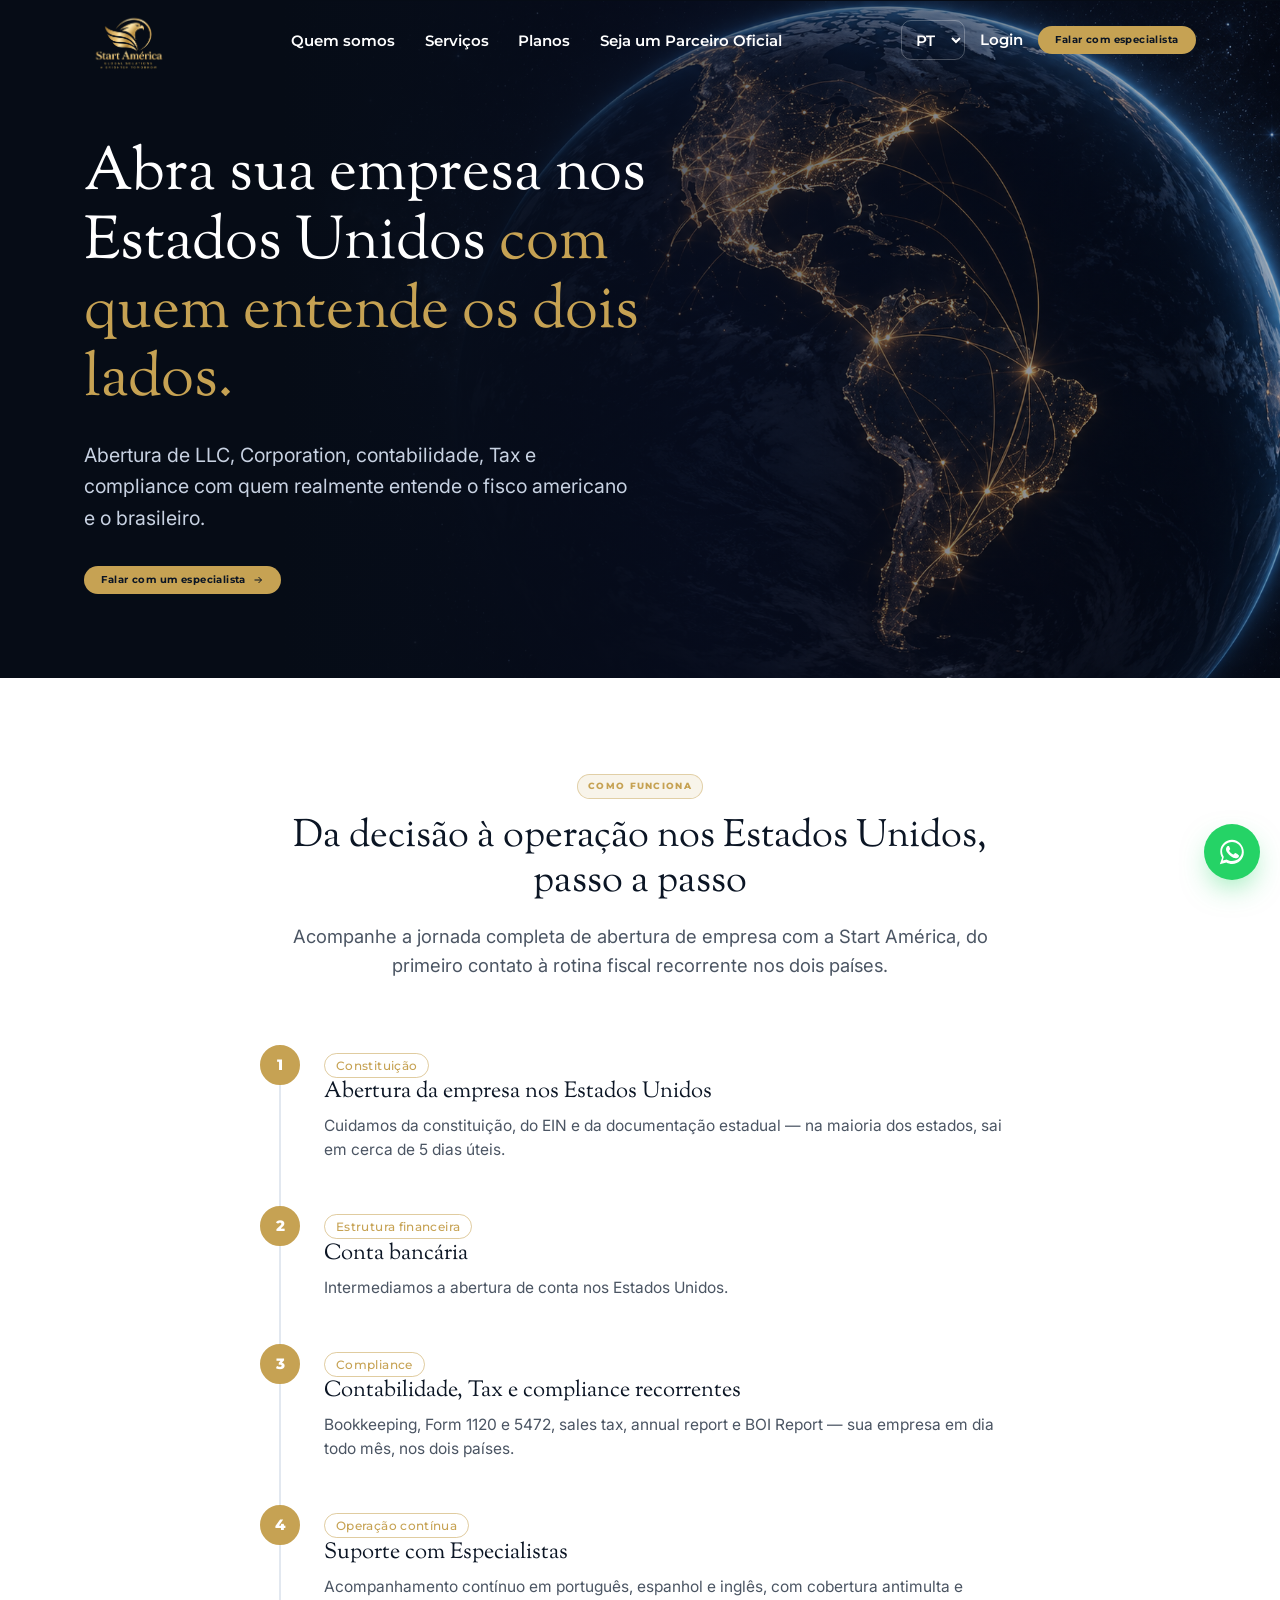
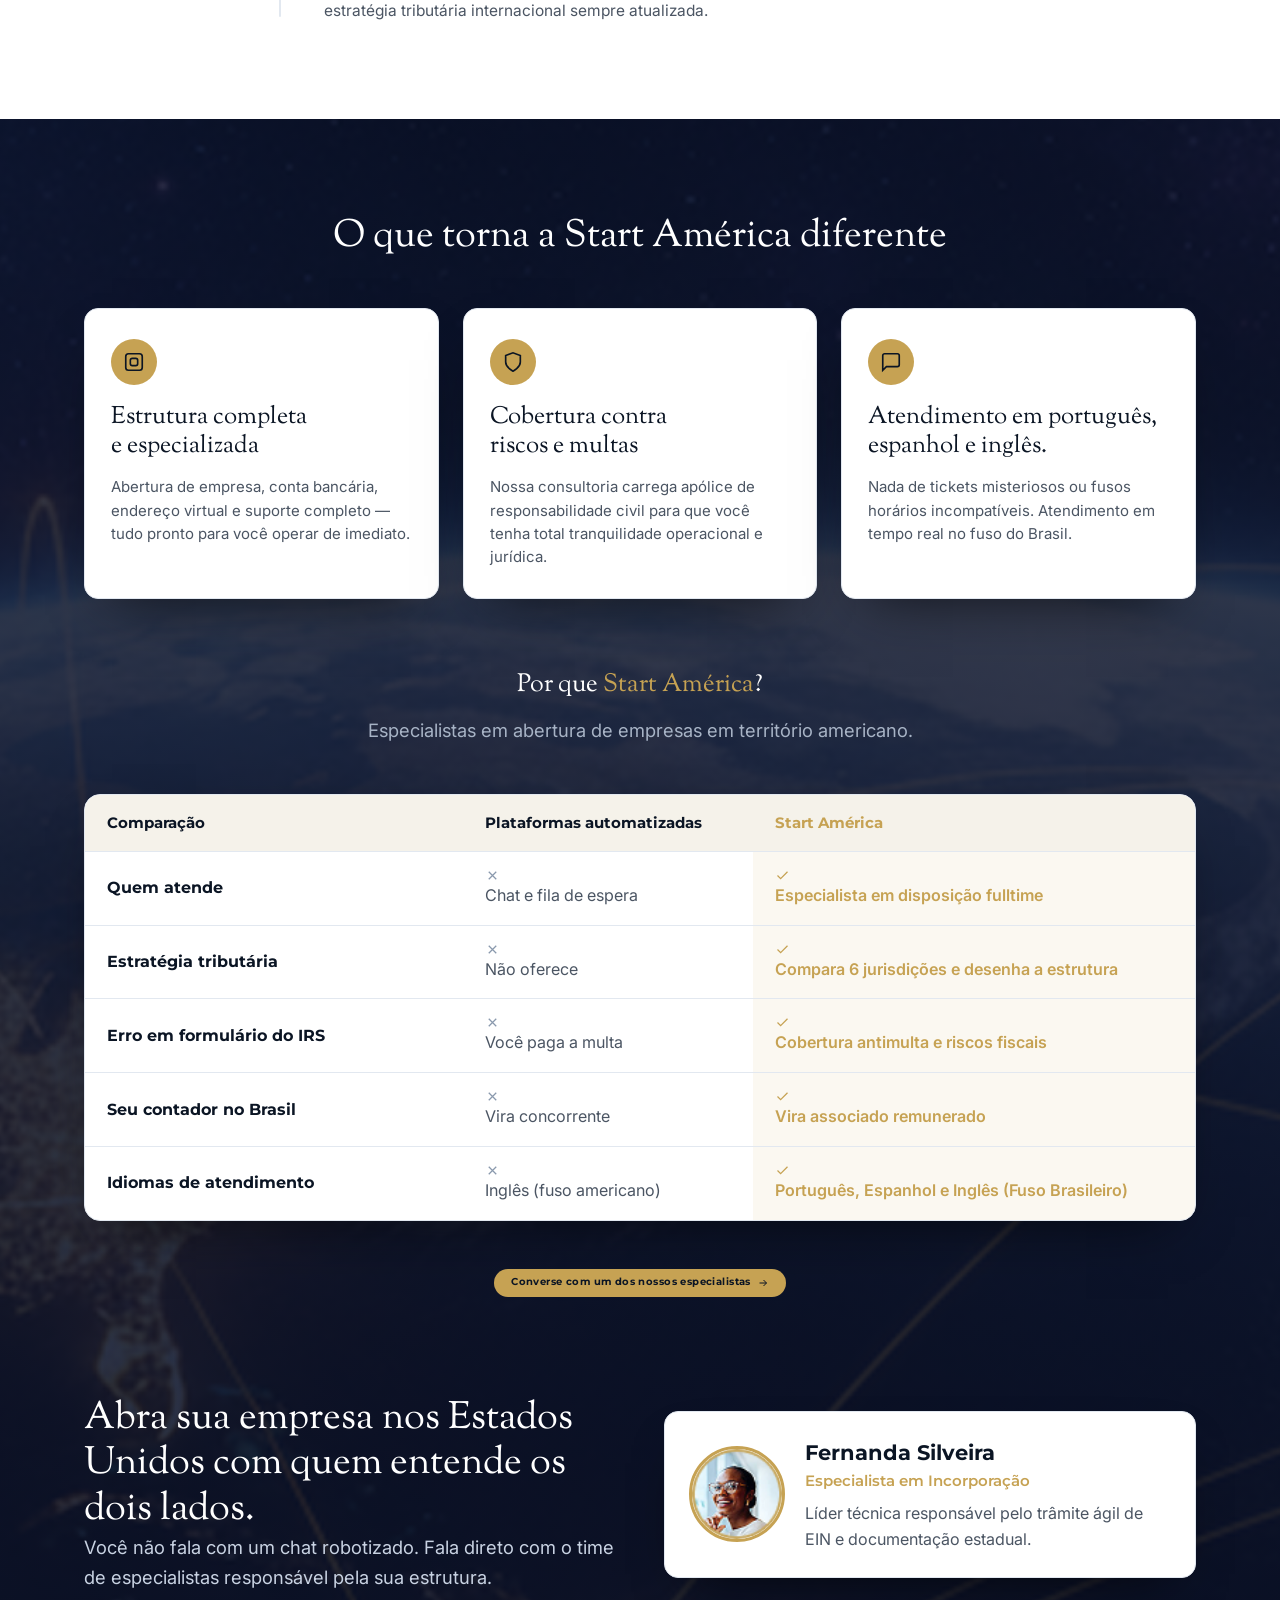
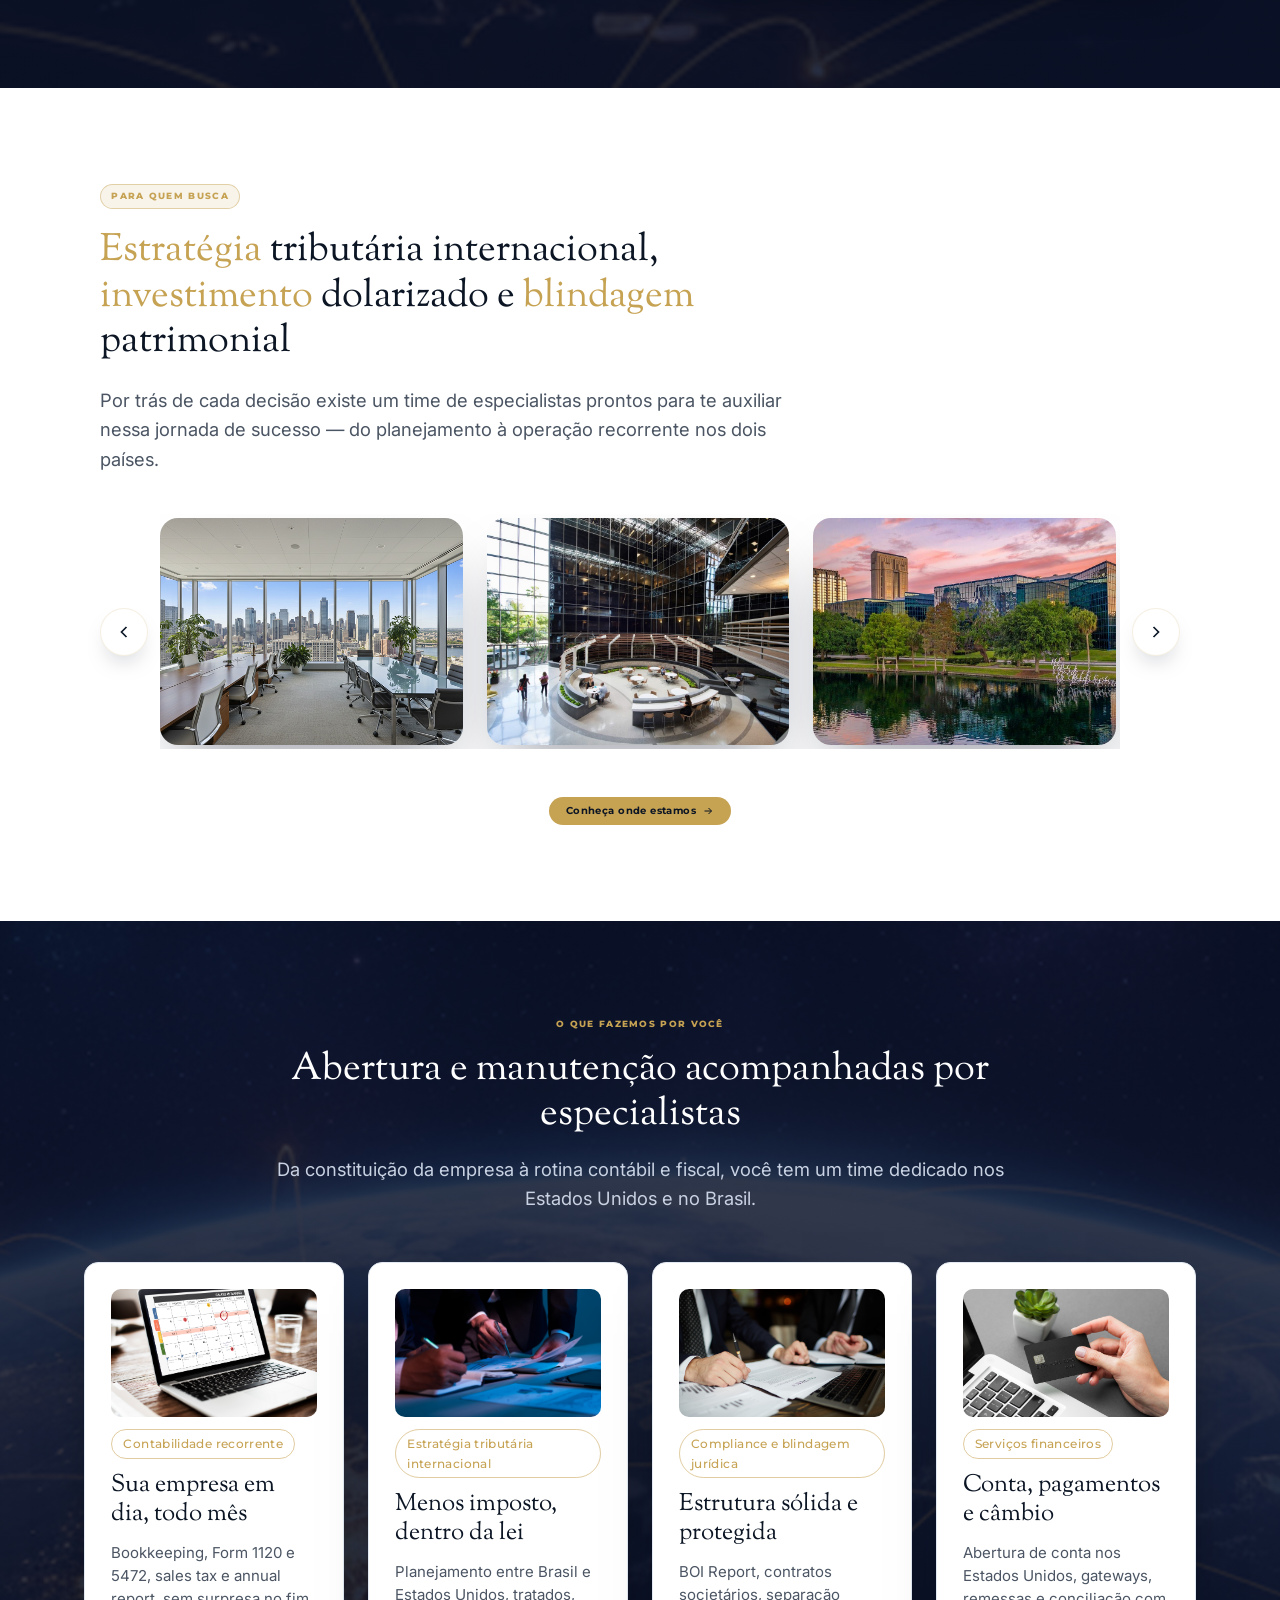
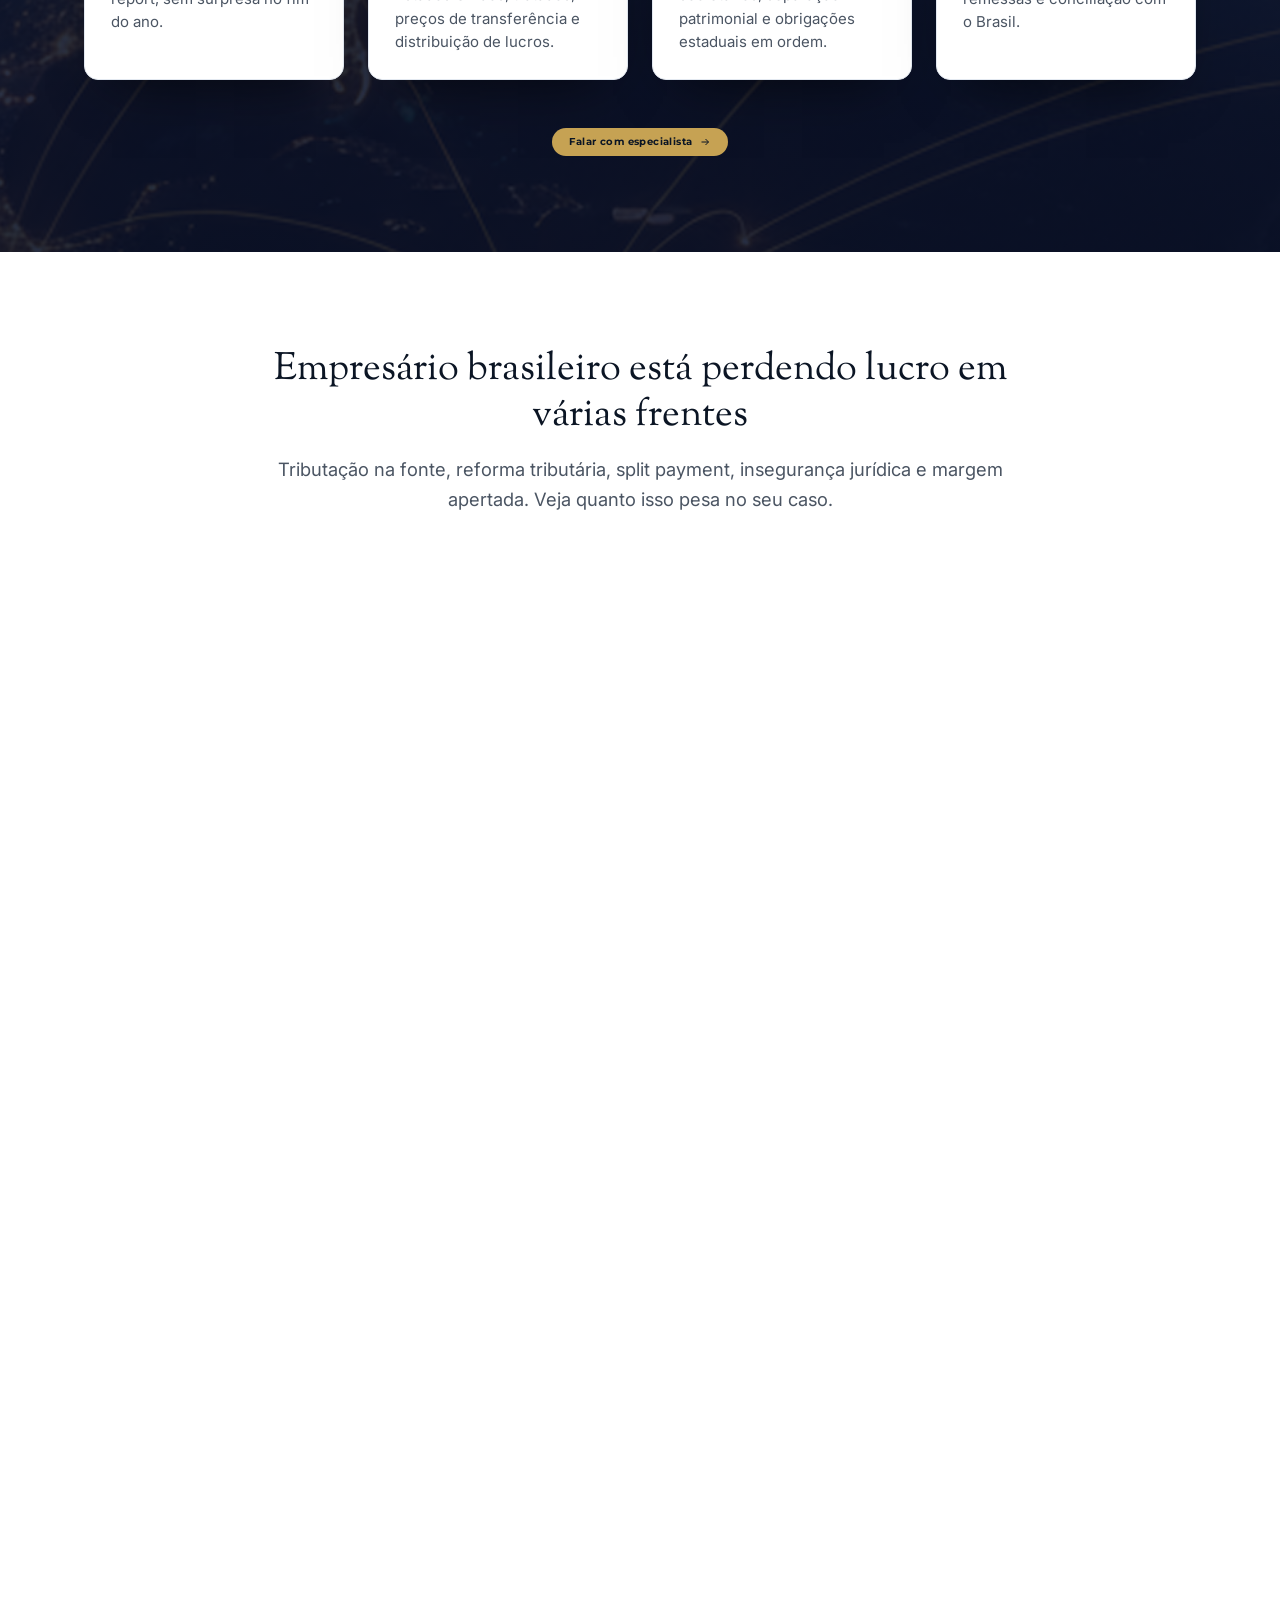
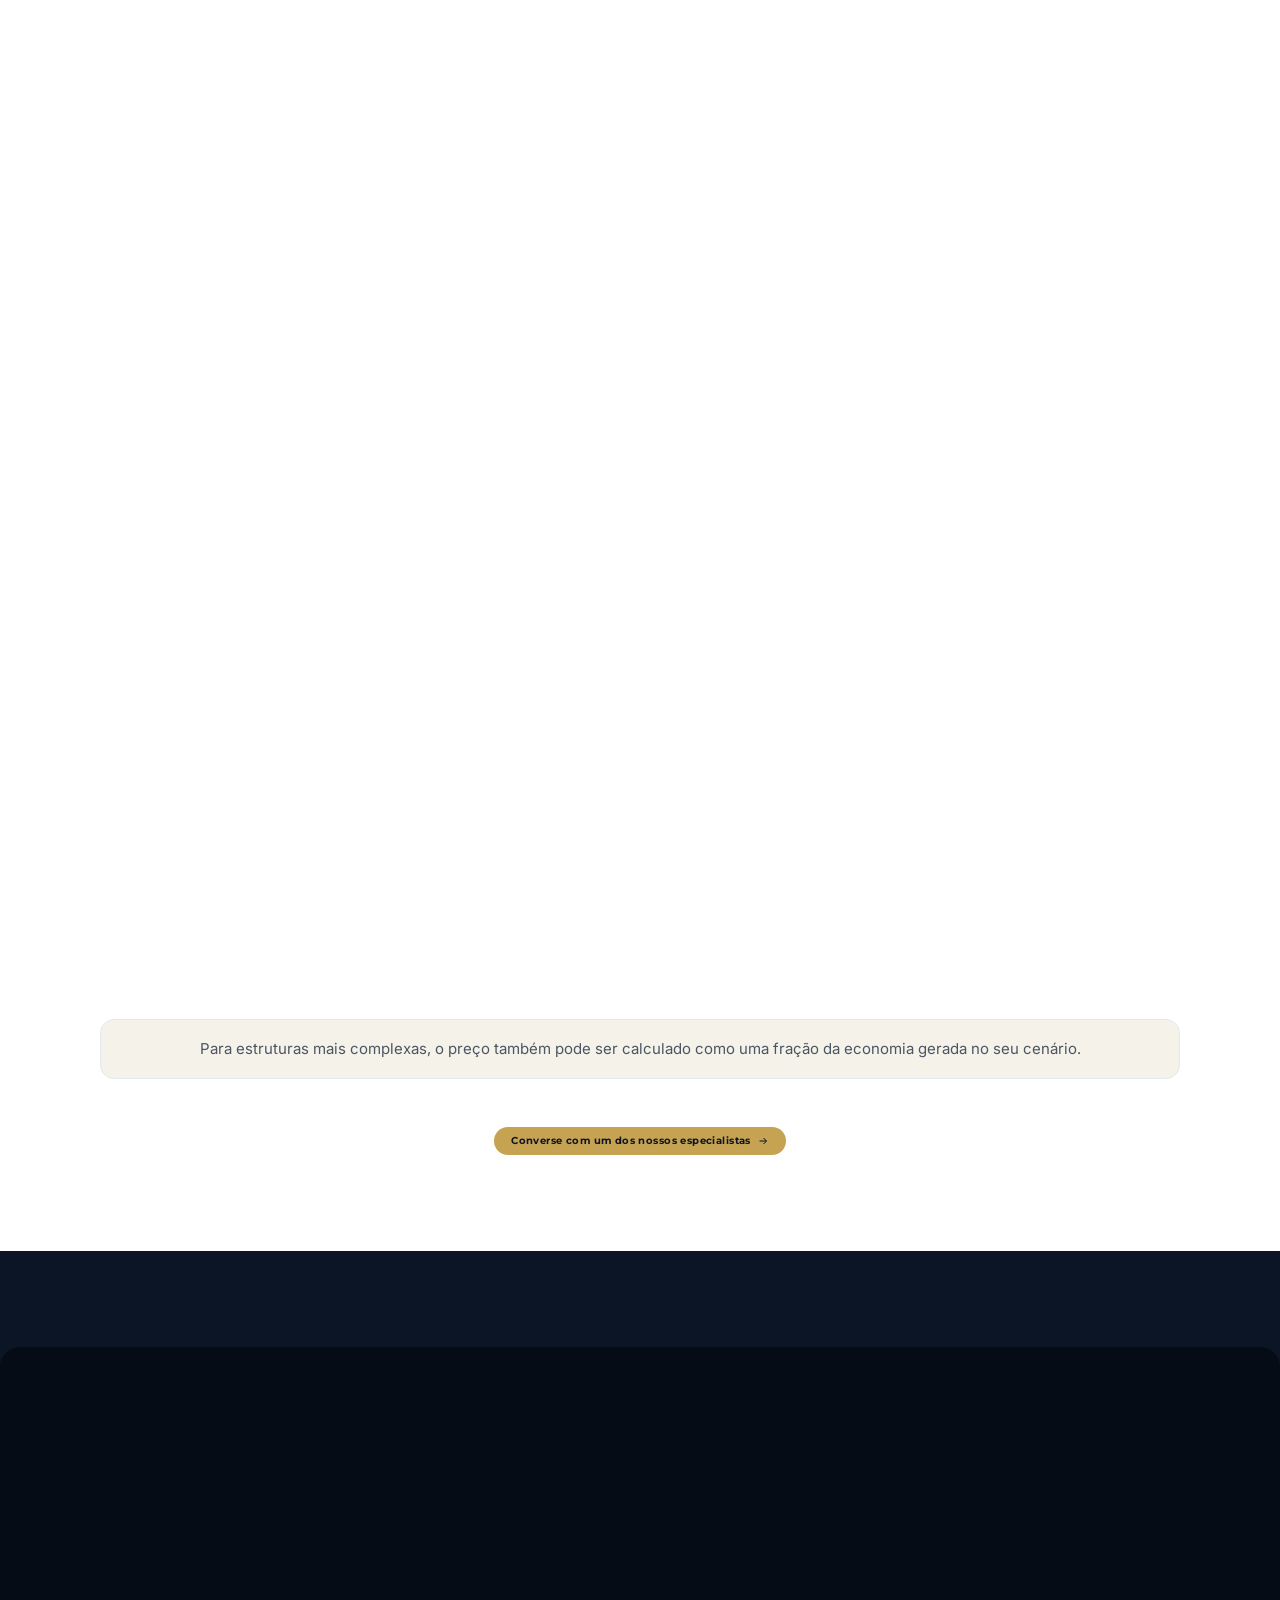
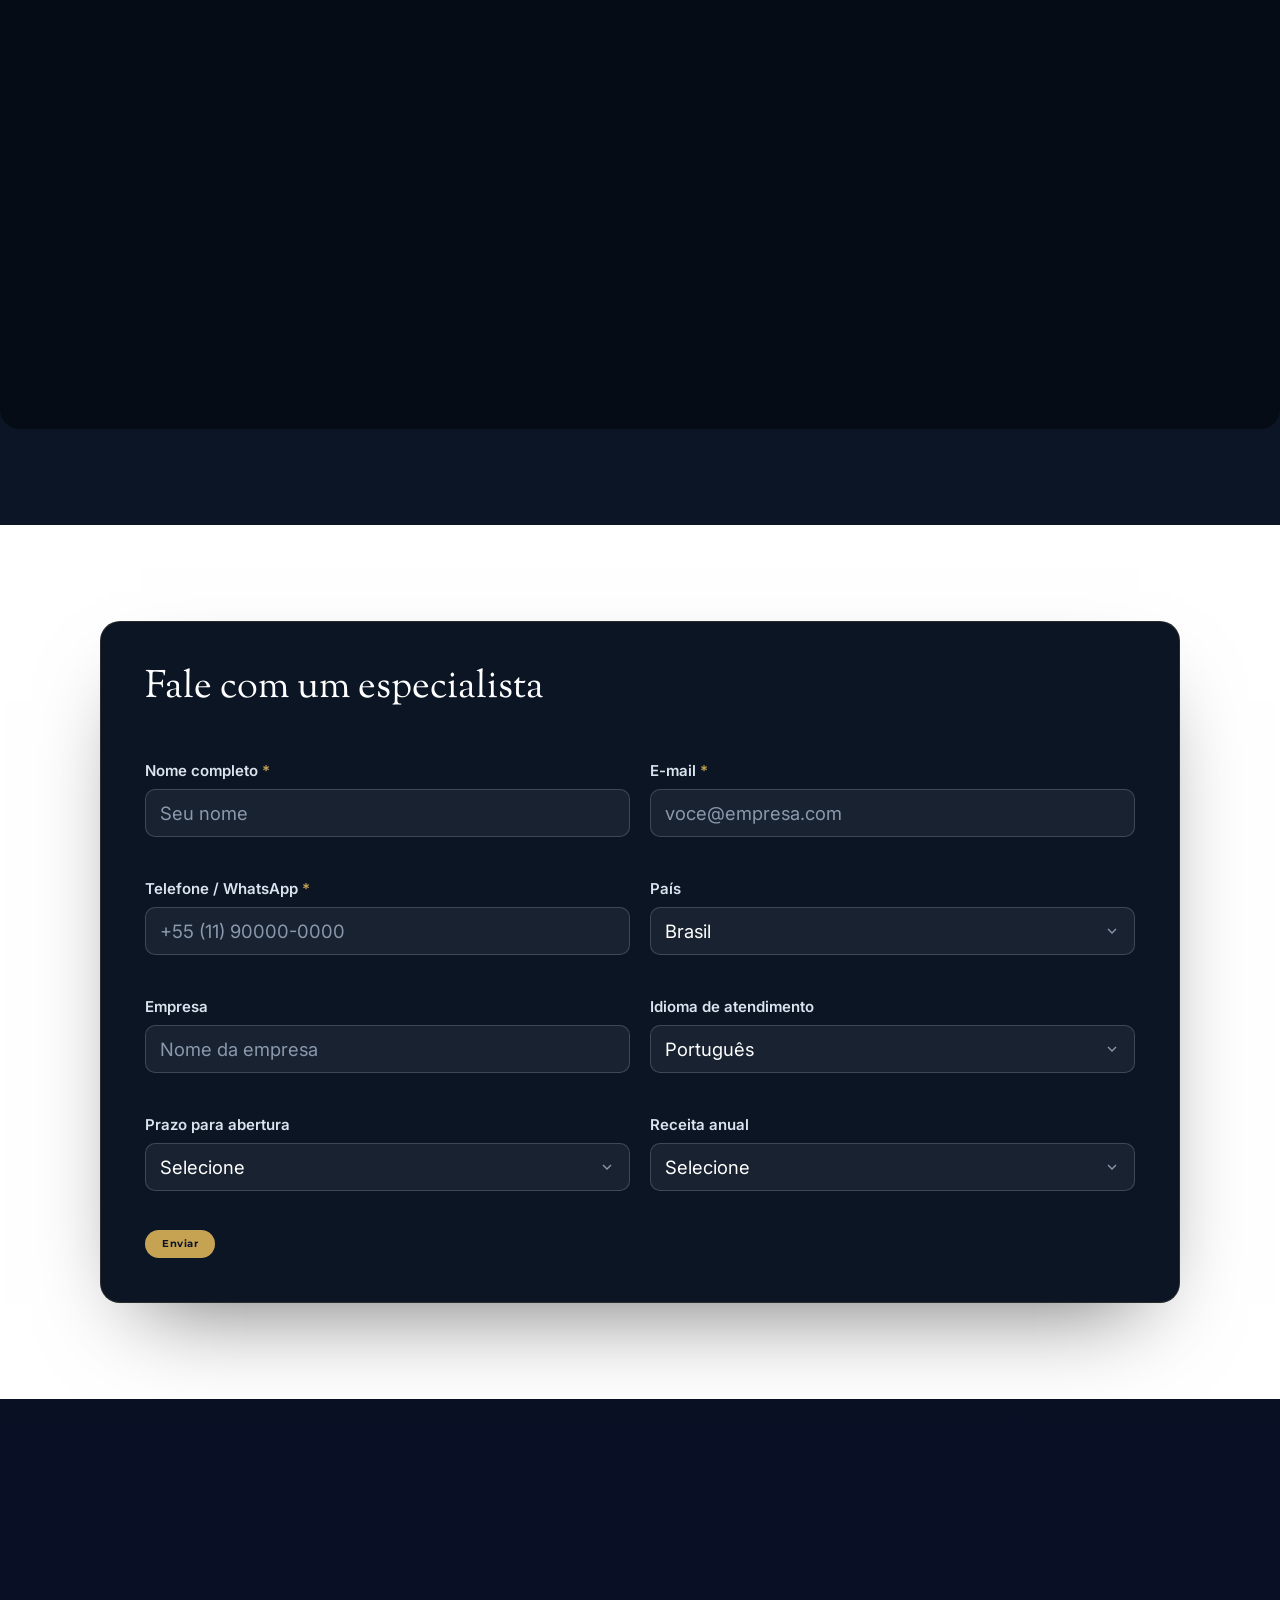
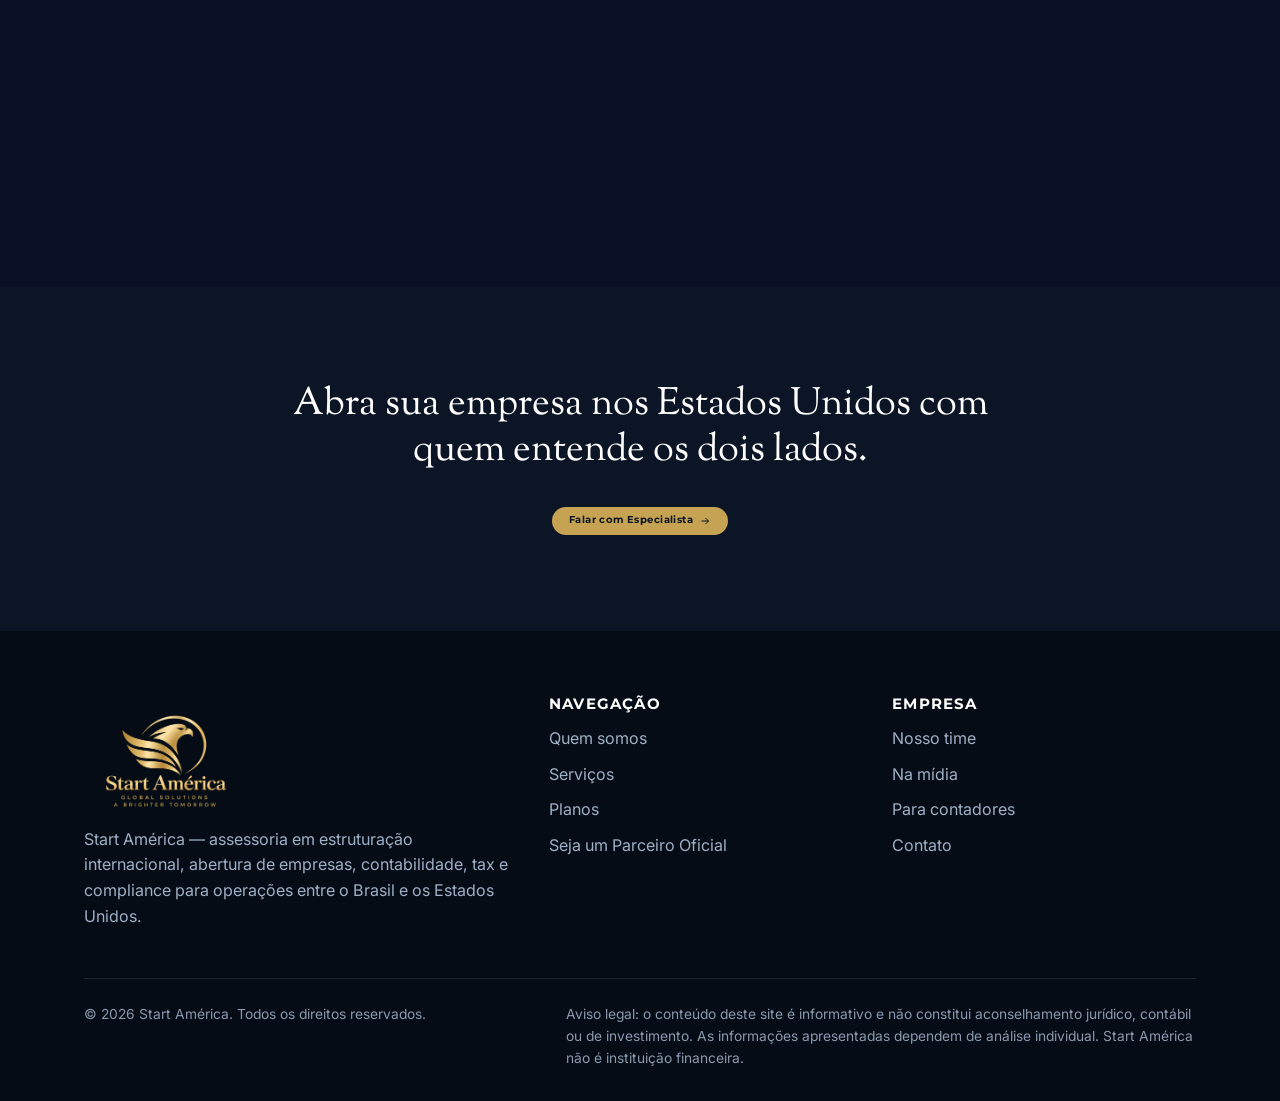
<file: index.html>
<!DOCTYPE html>
<html lang="pt-BR">
<head>
  <meta charset="UTF-8" />
  <meta name="viewport" content="width=device-width, initial-scale=1, viewport-fit=cover" />
  <title>Start América — Abra sua empresa nos Estados Unidos</title>
  <meta name="description" content="Abertura de LLC e Corporation, contabilidade, Tax e compliance para brasileiros que abrem empresa nos Estados Unidos. Estratégia tributária internacional com quem entende os dois lados." />
  <meta name="theme-color" content="#0A192F" />

  <!-- Open Graph (imagem de exemplo — substituir) -->
  <meta property="og:title" content="Start América — Abertura de Empresa nos Estados Unidos" />
  <meta property="og:description" content="Estratégia tributária internacional, abertura de LLC/Corp, contabilidade e compliance." />
  <meta property="og:image" content="https://exemplo.startamerica.com/assets/img/og-cover.jpg" />
  <meta property="og:type" content="website" />

  <link rel="preconnect" href="https://fonts.googleapis.com" />
  <link rel="preconnect" href="https://fonts.gstatic.com" crossorigin />
  <link href="https://fonts.googleapis.com/css2?family=Montserrat:wght@500;600;700;800&family=Inter:wght@400;500;600;700&family=Geist:wght@400;500&family=Sorts+Mill+Goudy:ital@0;1&display=swap" rel="stylesheet" />

  <link rel="stylesheet" href="assets/css/styles.css?v=20260918c" />
</head>
<body>
  <a class="skip-link" href="#conteudo">Pular para o conteúdo</a>

  <!-- ============ 1. HEADER ============ -->
  <header class="site-header site-header--overlay">
    <div class="container container--wide site-header__inner">
      <a href="index.html" class="brand" aria-label="Start América — página inicial">
        <img src="assets/img/logo-start-america-dourada.png" alt="Start América"
             width="120" height="90"
             onerror="this.replaceWith(Object.assign(document.createElement('span'),{textContent:'START AMÉRICA',style:'font-family:Montserrat,sans-serif;font-weight:800;color:#D9A441;letter-spacing:.02em'}))" />
      </a>

      <nav class="primary-nav" id="primary-nav" aria-label="Navegação principal">
        <ul>
          <li><a href="#quem-somos" data-i18n="nav.about">Quem somos</a></li>
          <li><a href="#servicos" data-i18n="nav.services">Serviços</a></li>
          <li><a href="#planos" data-i18n="nav.plans">Planos</a></li>
          <li><a href="seja-parceiro.html" data-i18n="nav.partner">Seja um Parceiro Oficial</a></li>
        </ul>
        <div class="mobile-actions">
          <label class="sr-only" for="lang-mobile">Idioma</label>
          <select class="lang-select" id="lang-mobile" data-lang-select>
            <option value="pt" selected>PT</option>
            <option value="en">EN</option>
            <option value="es">ES</option>
          </select>
          <a class="btn btn--ghost" href="login.html">Login</a>
          <a class="btn btn--gold" href="#contato">Falar com especialista</a>
        </div>
      </nav>

      <div class="header-actions">
        <label class="sr-only" for="lang-desktop">Idioma</label>
        <select class="lang-select" id="lang-desktop" data-lang-select>
          <option value="pt" selected>PT</option>
          <option value="en">EN</option>
          <option value="es">ES</option>
        </select>
        <a class="login" href="login.html">Login</a>
        <a class="btn btn--gold" href="#contato">Falar com especialista</a>
      </div>

      <button class="nav-toggle" type="button" aria-expanded="false" aria-controls="primary-nav" aria-label="Abrir menu">
        <span></span>
      </button>
    </div>
  </header>

  <main id="conteudo">

    <!-- ============ 2. HERO ============ -->
    <section class="photo-section hero">
      <!-- Imagem de fundo — Terra à noite com as rotas EUA ↔ Brasil -->
      <img class="photo-section__bg" onerror="this.remove()" src="assets/img/world-image.png"
           alt="" aria-hidden="true" width="1672" height="941" fetchpriority="high" />
      <div class="photo-section__overlay"></div>

      <div class="container container--wide">
        <div class="hero__grid">
          <div class="hero__copy">
            <h1 class="hero__title">
              Abra sua empresa nos Estados Unidos
              <span class="text-gold">com quem entende os dois lados.</span>
            </h1>
            <p class="hero__text">
              Abertura de LLC, Corporation, contabilidade, Tax e compliance com quem
              realmente entende o fisco americano e o brasileiro.
            </p>
            <div class="hero__cta">
              <a class="btn btn--gold" href="#contato">
                Falar com um especialista
                <svg class="btn__icon" viewBox="0 0 24 24" fill="none" stroke="currentColor" stroke-width="2" aria-hidden="true"><path d="M5 12h14M13 6l6 6-6 6"/></svg>
              </a>
            </div>
          </div>
        </div>
      </div>
    </section>

    <!-- ============ 2b. LINHA DO TEMPO ============ -->
    <section class="section bg-white" id="jornada">
      <div class="container">
        <div class="section__head section__head--center reveal">
          <span class="eyebrow eyebrow--pill">Como funciona</span>
          <h2 class="h2">Da decisão à operação nos Estados Unidos, passo a passo</h2>
          <p class="lead">
            Acompanhe a jornada completa de abertura de empresa com a Start América,
            do primeiro contato à rotina fiscal recorrente nos dois países.
          </p>
        </div>

        <div class="timeline" data-timeline>
          <div class="timeline__line" aria-hidden="true"><span class="timeline__line-fill" data-timeline-fill></span></div>

          <div class="timeline__step reveal">
            <span class="timeline__dot">1</span>
            <div class="timeline__content">
              <span class="tag">Constituição</span>
              <h3>Abertura da empresa nos Estados Unidos</h3>
              <p>Cuidamos da constituição, do EIN e da documentação estadual — na maioria dos estados, sai em cerca de 5 dias úteis.</p>
            </div>
          </div>

          <div class="timeline__step reveal">
            <span class="timeline__dot">2</span>
            <div class="timeline__content">
              <span class="tag">Estrutura financeira</span>
              <h3>Conta bancária</h3>
              <p>Intermediamos a abertura de conta nos Estados Unidos.</p>
            </div>
          </div>

          <div class="timeline__step reveal">
            <span class="timeline__dot">3</span>
            <div class="timeline__content">
              <span class="tag">Compliance</span>
              <h3>Contabilidade, Tax e compliance recorrentes</h3>
              <p>Bookkeeping, Form 1120 e 5472, sales tax, annual report e BOI Report — sua empresa em dia todo mês, nos dois países.</p>
            </div>
          </div>

          <div class="timeline__step reveal">
            <span class="timeline__dot">4</span>
            <div class="timeline__content">
              <span class="tag">Operação contínua</span>
              <h3>Suporte com Especialistas</h3>
              <p>Acompanhamento contínuo em português, espanhol e inglês, com cobertura antimulta e estratégia tributária internacional sempre atualizada.</p>
            </div>
          </div>
        </div>
      </div>
    </section>

    <!-- ============ 2c. DIFERENCIAIS + EQUIPE ============ -->
    <section class="photo-section section" id="diferenciais">
      <img class="photo-section__bg" onerror="this.remove()" src="assets/img/diferenciais-bg.png" alt="" aria-hidden="true" width="1440" height="1100" loading="lazy" />
      <div class="photo-section__overlay"></div>
      <div class="container container--wide">
        <div class="section__head section__head--center reveal">
          <h2 class="h2">O que torna a Start América diferente</h2>
        </div>
        <div class="card-grid card-grid--3">
          <article class="card card--icon reveal">
            <span class="card__icon" aria-hidden="true">
              <svg viewBox="0 0 24 24" fill="none" stroke="currentColor" stroke-width="1.8"><rect x="3" y="3" width="18" height="18" rx="3"/><rect x="8" y="8" width="8" height="8" rx="2"/></svg>
            </span>
            <h3 class="card__title">Estrutura completa<br>e especializada</h3>
            <p class="card__text">Abertura de empresa, conta bancária, endereço virtual e suporte completo — tudo pronto para você operar de imediato.</p>
          </article>
          <article class="card card--icon reveal">
            <span class="card__icon" aria-hidden="true">
              <svg viewBox="0 0 24 24" fill="none" stroke="currentColor" stroke-width="1.8"><path d="M12 22s8-4 8-10V5l-8-3-8 3v7c0 6 8 10 8 10z"/></svg>
            </span>
            <h3 class="card__title">Cobertura contra<br>riscos e multas</h3>
            <p class="card__text">Nossa consultoria carrega apólice de responsabilidade civil para que você tenha total tranquilidade operacional e jurídica.</p>
          </article>
          <article class="card card--icon reveal">
            <span class="card__icon" aria-hidden="true">
              <svg viewBox="0 0 24 24" fill="none" stroke="currentColor" stroke-width="1.8"><path d="M21 15a2 2 0 0 1-2 2H7l-4 4V5a2 2 0 0 1 2-2h14a2 2 0 0 1 2 2z"/></svg>
            </span>
            <h3 class="card__title">Atendimento em português,<br>espanhol e inglês.</h3>
            <p class="card__text">Nada de tickets misteriosos ou fusos horários incompatíveis. Atendimento em tempo real no fuso do Brasil.</p>
          </article>
        </div>

        <div class="section__head section__head--center reveal" style="margin-top:clamp(48px, 7vw, 72px)">
          <h3 class="h3">Por que <span class="text-gold">Start América</span>?</h3>
          <p class="lead">Especialistas em abertura de empresas em território americano.</p>
        </div>

        <!-- Tabela (desktop/tablet) -->
        <div class="compare reveal">
          <table>
            <thead>
              <tr>
                <th scope="col">Comparação</th>
                <th scope="col">Plataformas automatizadas</th>
                <th scope="col" class="col-start">Start América</th>
              </tr>
            </thead>
            <tbody>
              <tr>
                <th scope="row">Quem atende</th>
                <td><svg class="ic-x" viewBox="0 0 24 24" fill="none" stroke="currentColor" stroke-width="2" aria-hidden="true"><path d="M6 6l12 12M18 6L6 18"/></svg>Chat e fila de espera</td>
                <td class="col-start"><svg class="ic-check" viewBox="0 0 24 24" fill="none" stroke="currentColor" stroke-width="2" aria-hidden="true"><path d="M20 6L9 17l-5-5"/></svg>Especialista em disposição fulltime</td>
              </tr>
              <tr>
                <th scope="row">Estratégia tributária</th>
                <td><svg class="ic-x" viewBox="0 0 24 24" fill="none" stroke="currentColor" stroke-width="2" aria-hidden="true"><path d="M6 6l12 12M18 6L6 18"/></svg>Não oferece</td>
                <td class="col-start"><svg class="ic-check" viewBox="0 0 24 24" fill="none" stroke="currentColor" stroke-width="2" aria-hidden="true"><path d="M20 6L9 17l-5-5"/></svg>Compara 6 jurisdições e desenha a estrutura</td>
              </tr>
              <tr>
                <th scope="row">Erro em formulário do IRS</th>
                <td><svg class="ic-x" viewBox="0 0 24 24" fill="none" stroke="currentColor" stroke-width="2" aria-hidden="true"><path d="M6 6l12 12M18 6L6 18"/></svg>Você paga a multa</td>
                <td class="col-start"><svg class="ic-check" viewBox="0 0 24 24" fill="none" stroke="currentColor" stroke-width="2" aria-hidden="true"><path d="M20 6L9 17l-5-5"/></svg>Cobertura antimulta e riscos fiscais</td>
              </tr>
              <tr>
                <th scope="row">Seu contador no Brasil</th>
                <td><svg class="ic-x" viewBox="0 0 24 24" fill="none" stroke="currentColor" stroke-width="2" aria-hidden="true"><path d="M6 6l12 12M18 6L6 18"/></svg>Vira concorrente</td>
                <td class="col-start"><svg class="ic-check" viewBox="0 0 24 24" fill="none" stroke="currentColor" stroke-width="2" aria-hidden="true"><path d="M20 6L9 17l-5-5"/></svg>Vira associado remunerado</td>
              </tr>
              <tr>
                <th scope="row">Idiomas de atendimento</th>
                <td><svg class="ic-x" viewBox="0 0 24 24" fill="none" stroke="currentColor" stroke-width="2" aria-hidden="true"><path d="M6 6l12 12M18 6L6 18"/></svg>Inglês (fuso americano)</td>
                <td class="col-start"><svg class="ic-check" viewBox="0 0 24 24" fill="none" stroke="currentColor" stroke-width="2" aria-hidden="true"><path d="M20 6L9 17l-5-5"/></svg>Português, Espanhol e Inglês (Fuso Brasileiro)</td>
              </tr>
            </tbody>
          </table>
        </div>

        <!-- Comparação por tópicos (mobile) -->
        <div class="compare-cards" aria-hidden="false">
          <div class="compare-item"><h3>Quem atende</h3><div class="pair"><div><small>Plataformas</small>Chat e fila de espera</div><div class="is-start"><small>Start América</small>Especialista em disposição fulltime</div></div></div>
          <div class="compare-item"><h3>Estratégia tributária</h3><div class="pair"><div><small>Plataformas</small>Não oferece</div><div class="is-start"><small>Start América</small>Compara 6 jurisdições e desenha a estrutura</div></div></div>
          <div class="compare-item"><h3>Erro em formulário do IRS</h3><div class="pair"><div><small>Plataformas</small>Você paga a multa</div><div class="is-start"><small>Start América</small>Cobertura antimulta e riscos fiscais</div></div></div>
          <div class="compare-item"><h3>Seu contador no Brasil</h3><div class="pair"><div><small>Plataformas</small>Vira concorrente</div><div class="is-start"><small>Start América</small>Vira associado remunerado</div></div></div>
          <div class="compare-item"><h3>Idiomas de atendimento</h3><div class="pair"><div><small>Plataformas</small>Inglês (fuso americano)</div><div class="is-start"><small>Start América</small>Português, Espanhol e Inglês (Fuso Brasileiro)</div></div></div>
        </div>

        <div class="section-cta">
          <a class="btn btn--gold" href="#contato">Converse com um dos nossos especialistas
            <svg class="btn__icon" viewBox="0 0 24 24" fill="none" stroke="currentColor" stroke-width="2" aria-hidden="true"><path d="M5 12h14M13 6l6 6-6 6"/></svg>
          </a>
        </div>

        <div class="team-block" id="equipe">
          <div class="team-block__msg reveal">
            <h2 class="h2">Abra sua empresa nos Estados Unidos com quem entende os dois lados.</h2>
            <p class="lead" style="color:#c8d2e2">
              Você não fala com um chat robotizado. Fala direto com o time de especialistas
              responsável pela sua estrutura.
            </p>
          </div>
          <div class="member reveal">
            <img class="member__avatar" src="assets/img/Frame.png" alt="Fernanda Silveira" width="96" height="96" loading="lazy" />
            <div>
              <p class="member__name">Fernanda Silveira</p>
              <p class="member__role">Especialista em Incorporação</p>
              <p class="member__text">Líder técnica responsável pelo trâmite ágil de EIN e documentação estadual.</p>
            </div>
          </div>
        </div>
      </div>
    </section>

    <!-- ============ 3. SOBRE A EMPRESA ============ -->
    <section class="section bg-white" id="quem-somos">
      <div class="container">
        <div class="split__body reveal" style="max-width:720px">
          <span class="eyebrow eyebrow--pill">Para quem busca</span>
          <h2 class="h2">
            <span class="text-gold">Estratégia</span> tributária internacional,
            <span class="text-gold">investimento</span> dolarizado e
            <span class="text-gold">blindagem</span> patrimonial
          </h2>
          <p class="lead">
            Por trás de cada decisão existe um time de especialistas prontos para te
            auxiliar nessa jornada de sucesso — do planejamento à operação recorrente
            nos dois países.
          </p>
        </div>

        <div class="location-carousel reveal" data-carousel data-carousel-loop data-carousel-autoplay="4000">
          <button class="location-carousel__arrow location-carousel__arrow--prev" type="button" aria-label="Imagem anterior" data-carousel-prev>
            <svg viewBox="0 0 24 24" fill="none" stroke="currentColor" stroke-width="2" aria-hidden="true"><path d="M15 6l-6 6 6 6"/></svg>
          </button>
          <div class="location-carousel__viewport" data-carousel-viewport>
            <ul class="location-carousel__track" data-carousel-track>
              <li class="location-carousel__slide"><img src="assets/img/card-1.png" alt="Sala de reunião com vista panorâmica da cidade" width="600" height="450" loading="lazy" /></li>
              <li class="location-carousel__slide"><img src="assets/img/sobre-card-2.jpg" alt="Átrio interno de um centro empresarial moderno" width="600" height="450" loading="lazy" /></li>
              <li class="location-carousel__slide"><img src="assets/img/sobre-card-3.jpg" alt="Fachada de complexo de escritórios internacional ao entardecer" width="600" height="450" loading="lazy" /></li>
              <li class="location-carousel__slide"><img src="assets/img/landmark-center-patio.jpg" alt="Pátio externo do complexo com áreas de convivência" width="600" height="450" loading="lazy" /></li>
              <li class="location-carousel__slide"><img src="assets/img/landmark-center-fachada.jpg" alt="Fachada de vidro do edifício com jardim ao entardecer" width="600" height="450" loading="lazy" /></li>
              <li class="location-carousel__slide"><img src="assets/img/landmark-center-lago.jpg" alt="Torres gêmeas do complexo refletidas no lago" width="600" height="450" loading="lazy" /></li>            </ul>
          </div>
          <button class="location-carousel__arrow location-carousel__arrow--next" type="button" aria-label="Próxima imagem" data-carousel-next>
            <svg viewBox="0 0 24 24" fill="none" stroke="currentColor" stroke-width="2" aria-hidden="true"><path d="M9 6l6 6-6 6"/></svg>
          </button>
        </div>

        <div class="section-cta">
          <a class="btn btn--gold" href="https://www.highwoods.com/find-your-space/detail/landmark-center-two" target="_blank" rel="noopener">
            Conheça onde estamos
            <svg class="btn__icon" viewBox="0 0 24 24" fill="none" stroke="currentColor" stroke-width="2" aria-hidden="true"><path d="M5 12h14M13 6l6 6-6 6"/></svg>
          </a>
        </div>
      </div>
    </section>

    <!-- ============ 4. SERVIÇOS ============ -->
    <section class="photo-section section" id="servicos">
      <img class="photo-section__bg" onerror="this.remove()" src="assets/img/servicos-bg.png" alt="" aria-hidden="true" width="1440" height="900" loading="lazy" />
      <div class="photo-section__overlay"></div>

      <div class="container container--wide">
        <div class="section__head section__head--center reveal">
          <span class="eyebrow">O que fazemos por você</span>
          <h2 class="h2">Abertura e manutenção acompanhadas por especialistas</h2>
          <p class="lead" style="color:#c8d2e2">
            Da constituição da empresa à rotina contábil e fiscal, você tem um time
            dedicado nos Estados Unidos e no Brasil.
          </p>
        </div>

        <div class="card-grid" data-snap-mobile>
          <article class="card reveal">
            <div class="card__media"><img src="assets/img/servico-contabilidade.jpg" alt="" aria-hidden="true" width="400" height="250" loading="lazy" /></div>
            <span class="tag">Contabilidade recorrente</span>
            <h3 class="card__title">Sua empresa em dia, todo mês</h3>
            <p class="card__text">Bookkeeping, Form 1120 e 5472, sales tax e annual report, sem surpresa no fim do ano.</p>
          </article>
          <article class="card reveal">
            <div class="card__media"><img src="assets/img/servico-tributaria.jpg" alt="" aria-hidden="true" width="400" height="250" loading="lazy" /></div>
            <span class="tag">Estratégia tributária internacional</span>
            <h3 class="card__title">Menos imposto, dentro da lei</h3>
            <p class="card__text">Planejamento entre Brasil e Estados Unidos, tratados, preços de transferência e distribuição de lucros.</p>
          </article>
          <article class="card reveal">
            <div class="card__media"><img src="assets/img/servico-compliance.jpg" alt="" aria-hidden="true" width="400" height="250" loading="lazy" /></div>
            <span class="tag">Compliance e blindagem jurídica</span>
            <h3 class="card__title">Estrutura sólida e protegida</h3>
            <p class="card__text">BOI Report, contratos societários, separação patrimonial e obrigações estaduais em ordem.</p>
          </article>
          <article class="card reveal">
            <div class="card__media"><img src="assets/img/servico-financeiro.jpg" alt="" aria-hidden="true" width="400" height="250" loading="lazy" /></div>
            <span class="tag">Serviços financeiros</span>
            <h3 class="card__title">Conta, pagamentos e câmbio</h3>
            <p class="card__text">Abertura de conta nos Estados Unidos, gateways, remessas e conciliação com o Brasil.</p>
          </article>
        </div>

        <div class="section-cta">
          <a class="btn btn--gold" href="#contato">
            Falar com especialista
            <svg class="btn__icon" viewBox="0 0 24 24" fill="none" stroke="currentColor" stroke-width="2" aria-hidden="true"><path d="M5 12h14M13 6l6 6-6 6"/></svg>
          </a>
        </div>
      </div>
    </section>

    <!-- ============ 5. URGÊNCIA E COMPARAÇÃO ============ -->
    <section class="section bg-white" id="urgencia">
      <div class="container">
        <div class="section__head section__head--center reveal">
          <h2 class="h2">Empresário brasileiro está perdendo lucro em várias frentes</h2>
          <p class="lead">
            Tributação na fonte, reforma tributária, split payment, insegurança jurídica e
            margem apertada. Veja quanto isso pesa no seu caso.
          </p>
        </div>

        <div class="mini-grid" data-snap-mobile>
          <div class="mini-card reveal">
            <span class="tag">IRRF 10%</span>
            <h3>Tributação sobre a Renda</h3>
            <p>Arrecadação pesada sobre lucros que poderiam ser reinvestidos sem imposto retido.</p>
          </div>
          <div class="mini-card reveal">
            <span class="tag">Reforma</span>
            <h3>CBS + IBS</h3>
            <p>Transição tributária nacional que trará carga estimada em até 30% em serviços.</p>
          </div>
          <div class="mini-card reveal">
            <span class="tag">Fluxo de Caixa</span>
            <h3>Split Payment</h3>
            <p>Retenção imediata nas transações comerciais que drena o fluxo de caixa.</p>
          </div>
          <div class="mini-card reveal">
            <span class="tag">Compliance</span>
            <h3>Insegurança Jurídica</h3>
            <p>Súbitas alterações em regras de incentivos locais gerando alta vulnerabilidade.</p>
          </div>
          <div class="mini-card reveal">
            <span class="tag">Financeiro</span>
            <h3>Margem Comprimida</h3>
            <p>Aumento dos custos operacionais no Brasil sem repasse viável aos clientes finais.</p>
          </div>
        </div>

        <div class="tax-calc reveal" id="calculadora">
          <div class="tax-calc__intro">
            <span class="eyebrow eyebrow--pill">Faça um Pré-Diagnóstico</span>
            <h3 class="h3">Calculadora de Impacto Tributário</h3>
            <p class="lead">
              Simule, em poucos segundos, o impacto financeiro da Reforma Tributária sobre
              a sua empresa e entenda quanto você pode ganhar ou perder com decisões erradas
              de regime e enquadramento.
            </p>
            <p class="tax-calc__note">
              A estimativa considera faturamento, segmento e regime tributário, com base em
              faixas de mercado. Use como direção inicial — e valide com um especialista
              antes de decidir.
            </p>
          </div>

          <div class="tax-calc__card" data-tax-calc>
            <div class="tax-calc__form" data-tax-calc-form>
              <div class="tax-calc__field">
                <span class="tax-calc__label">Regime Tributário</span>
                <div class="tax-calc__toggle" role="group" aria-label="Regime tributário">
                  <button type="button" class="tax-calc__toggle-btn is-active" data-regime="real">Lucro Real</button>
                  <button type="button" class="tax-calc__toggle-btn" data-regime="presumido">Lucro Presumido</button>
                </div>
              </div>

              <div class="tax-calc__field">
                <label class="tax-calc__label" for="tc-segmento">Segmento da Empresa</label>
                <select id="tc-segmento" data-segmento>
                  <option value="industria" selected>Indústria</option>
                  <option value="comercio">Comércio</option>
                  <option value="servicos">Serviços</option>
                  <option value="tecnologia">Tecnologia / SaaS</option>
                </select>
                <span class="tax-calc__hint">Escolha o segmento para uma estimativa mais fiel.</span>
              </div>

              <div class="tax-calc__field">
                <span class="tax-calc__label">Faturamento Anual</span>
                <input type="range" id="tc-faturamento" min="500000" max="100000000" step="500000" value="5000000" data-faturamento aria-describedby="tc-faturamento-out" />
                <p class="tax-calc__value" id="tc-faturamento-out">R$ <strong data-faturamento-out>5.000.000</strong> <span>(aprox.)</span></p>
              </div>

              <button type="button" class="btn btn--gold btn--block" data-tax-calc-submit>Estimar Impacto</button>
            </div>

            <div class="tax-calc__result" data-tax-calc-result hidden>
              <div class="tax-calc__result-header">
                <span class="tax-calc__result-tag">Faturamento anual no BR</span>
                <p class="tax-calc__result-amount" data-result-faturamento>R$ 0,00</p>
              </div>

              <div class="tax-calc__gauges">
                <div class="tax-calc__gauge">
                  <div class="tax-calc__gauge-row">
                    <span>Carga tributária BR</span>
                    <span class="tax-calc__gauge-value" data-gauge-br-value>0%</span>
                  </div>
                  <div class="tax-calc__gauge-bar"><span class="tax-calc__gauge-fill tax-calc__gauge-fill--br" data-gauge-br-fill></span></div>
                  <p class="tax-calc__gauge-breakdown" data-gauge-br-breakdown></p>
                </div>
              </div>

              <div class="tax-calc__savings">
                <span>Economia anual estimada</span>
                <strong data-result-savings>+ US$ 0</strong>
              </div>

              <p class="tax-calc__result-note">
                Estimativa indicativa. Valide com análise técnica de IBS, CBS, créditos e split payment.
              </p>
              <button type="button" class="btn btn--ghost btn--block" data-tax-calc-email>Quero receber o resultado por e-mail</button>
              <button type="button" class="tax-calc__reset" data-tax-calc-reset>
                <svg viewBox="0 0 24 24" fill="none" stroke="currentColor" stroke-width="2" aria-hidden="true"><path d="M3 12a9 9 0 1 1 2.64 6.36M3 12v6h6"/></svg>
                Fazer nova simulação
              </button>
            </div>
          </div>
        </div>

        <div class="tax-calc__context reveal">
          <div class="tax-calc__context-head">
            <h3 class="h3">Por que esse impacto acontece</h3>
            <p class="lead">
              O Brasil tem uma das cargas tributárias mais complexas do mundo, com dezenas de
              tributos federais, estaduais e municipais cobrados sobre renda, consumo e
              patrimônio. A Reforma Tributária (CBS + IBS) está reorganizando essa cobrança
              sobre bens e serviços, e o split payment passa a reter parte do imposto já no
              momento do pagamento — mudando o fluxo de caixa de quem vende no Brasil. O
              Impostômetro, projeto do IBPT, acompanha essa arrecadação em tempo real e usa a
              métrica "Dias Trabalhados para Pagar Impostos" para mostrar o peso disso no dia a
              dia de quem empreende no país.
            </p>
          </div>

          <div class="tax-calc__taxes">
            <p class="tax-calc__taxes-label">Principais tributos aplicados no Brasil</p>
            <div class="tax-calc__tax-grid">
              <div class="tax-calc__tax-group">
                <span class="tag">Federais</span>
                <p>IRPJ, CSLL, PIS, COFINS, IPI, IOF</p>
              </div>
              <div class="tax-calc__tax-group">
                <span class="tag">Estaduais</span>
                <p>ICMS, IPVA, ITCMD</p>
              </div>
              <div class="tax-calc__tax-group">
                <span class="tag">Municipais</span>
                <p>ISS, IPTU, ITBI</p>
              </div>
              <div class="tax-calc__tax-group">
                <span class="tag">Reforma tributária</span>
                <p>CBS, IBS, Split Payment</p>
              </div>
            </div>
          </div>

          <p class="tax-calc__sources">
            Fontes:
            <a href="https://impostometro.org/estados/" target="_blank" rel="noopener">Impostômetro — arrecadação por estado</a>,
            <a href="https://impostometro.com.br/" target="_blank" rel="noopener">Impostômetro Brasil</a> e
            <a href="https://www.gov.br/receitafederal/pt-br/assuntos/orientacao-tributaria/tributos" target="_blank" rel="noopener">Receita Federal — Orientação Tributária</a>.
          </p>
        </div>
      </div>
    </section>

    <!-- ============ 8. PLANOS ============ -->
    <section class="section bg-white" id="planos">
      <div class="container">
        <div class="section__head section__head--center reveal">
          <h2 class="h2">Um plano para cada momento da sua operação nos Estados Unidos</h2>
        </div>

        <div class="card-grid" data-snap-mobile>
          <article class="plan reveal">
            <p class="plan__name">Essencial</p>
            <p class="plan__desc">Para profissionais liberais e freelancers iniciando a exportação de serviços.</p>
            <ul class="plan__list">
              <li><svg viewBox="0 0 24 24" fill="none" stroke="currentColor" stroke-width="2" aria-hidden="true"><path d="M20 6L9 17l-5-5"/></svg> Abertura inclusa no anual</li>
              <li><svg viewBox="0 0 24 24" fill="none" stroke="currentColor" stroke-width="2" aria-hidden="true"><path d="M20 6L9 17l-5-5"/></svg> Contabilidade e obrigações do ano</li>
              <li><svg viewBox="0 0 24 24" fill="none" stroke="currentColor" stroke-width="2" aria-hidden="true"><path d="M20 6L9 17l-5-5"/></svg> Endereço fiscal e portal</li>
            </ul>
          </article>

          <article class="plan reveal">
            <p class="plan__name">Profissional</p>
            <p class="plan__desc">O plano mais equilibrado com suporte dedicado de alto nível.</p>
            <ul class="plan__list">
              <li><svg viewBox="0 0 24 24" fill="none" stroke="currentColor" stroke-width="2" aria-hidden="true"><path d="M20 6L9 17l-5-5"/></svg> Tudo do Essencial</li>
              <li><svg viewBox="0 0 24 24" fill="none" stroke="currentColor" stroke-width="2" aria-hidden="true"><path d="M20 6L9 17l-5-5"/></svg> Bookkeeping mensal e sales tax</li>
              <li><svg viewBox="0 0 24 24" fill="none" stroke="currentColor" stroke-width="2" aria-hidden="true"><path d="M20 6L9 17l-5-5"/></svg> Especialista dedicado</li>
            </ul>
          </article>

          <article class="plan plan--featured reveal">
            <span class="plan__badge">Recomendado</span>
            <p class="plan__name">Prime</p>
            <p class="plan__desc">Para empresas com faturamento estruturado e múltiplos sócios.</p>
            <ul class="plan__list">
              <li><svg viewBox="0 0 24 24" fill="none" stroke="currentColor" stroke-width="2" aria-hidden="true"><path d="M20 6L9 17l-5-5"/></svg> Tudo do Profissional</li>
              <li><svg viewBox="0 0 24 24" fill="none" stroke="currentColor" stroke-width="2" aria-hidden="true"><path d="M20 6L9 17l-5-5"/></svg> Estratégia tributária trimestral</li>
              <li><svg viewBox="0 0 24 24" fill="none" stroke="currentColor" stroke-width="2" aria-hidden="true"><path d="M20 6L9 17l-5-5"/></svg> Dolarização e retiradas</li>
            </ul>
          </article>

          <article class="plan reveal">
            <p class="plan__name">Corporate</p>
            <p class="plan__desc">Solução sob medida para Holdings ou operações de e-commerce complexas.</p>
            <ul class="plan__list">
              <li><svg viewBox="0 0 24 24" fill="none" stroke="currentColor" stroke-width="2" aria-hidden="true"><path d="M20 6L9 17l-5-5"/></svg> Múltiplas empresas</li>
              <li><svg viewBox="0 0 24 24" fill="none" stroke="currentColor" stroke-width="2" aria-hidden="true"><path d="M20 6L9 17l-5-5"/></svg> Folha e consolidação</li>
              <li><svg viewBox="0 0 24 24" fill="none" stroke="currentColor" stroke-width="2" aria-hidden="true"><path d="M20 6L9 17l-5-5"/></svg> Suporte a auditoria</li>
            </ul>
          </article>
        </div>

        <p class="plans-note">
          Para estruturas mais complexas, o preço também pode ser calculado como uma fração
          da economia gerada no seu cenário.
        </p>

        <div class="section-cta">
          <a class="btn btn--gold" href="#contato">Converse com um dos nossos especialistas
            <svg class="btn__icon" viewBox="0 0 24 24" fill="none" stroke="currentColor" stroke-width="2" aria-hidden="true"><path d="M5 12h14M13 6l6 6-6 6"/></svg>
          </a>
        </div>
      </div>
    </section>

    <!-- ============ 9. START AMÉRICA NA MÍDIA ============ -->
    <section class="section media-section" id="midia">
      <div class="container container--wide">
        <div class="section__head reveal">
          <span class="eyebrow eyebrow--pill">Start América na mídia</span>
          <h2 class="h2">O que o mercado está falando sobre a Start América</h2>
        </div>
        <div class="card-grid card-grid--3" data-snap-mobile>
          <article class="media-card reveal">
            <div class="media-card__head">
              <span class="media-card__logo">
                <svg class="media-card__doc" viewBox="0 0 24 24" fill="none" stroke="currentColor" stroke-width="1.7" aria-hidden="true"><path d="M14 2H6a2 2 0 0 0-2 2v16a2 2 0 0 0 2 2h12a2 2 0 0 0 2-2V8z"/><path d="M14 2v6h6M9 13h6M9 17h6"/></svg>
                <img src="assets/img/logo-exame.webp" alt="Exame" width="76" height="22" loading="lazy" />
              </span>
              <span class="media-card__cat">Exclusivo</span>
            </div>
            <p class="media-card__title">Start América recebe smart money de empresa de tecnologia especializada em Saas para contabilidade.</p>
            <p class="media-card__excerpt">Com foco na transição tributária e na busca por segurança jurídica, a nova estrutura simplifica a abertura e manutenção de empresas nos EUA.</p>
            <div class="media-card__meta">
              <span class="media-card__date">14 Out 2026</span>
              <a class="link-arrow" href="#">Ler reportagem <svg viewBox="0 0 24 24" fill="none" stroke="currentColor" stroke-width="2" aria-hidden="true"><path d="M5 12h14M13 6l6 6-6 6"/></svg></a>
            </div>
          </article>
          <article class="media-card reveal">
            <div class="media-card__head">
              <span class="media-card__logo">
                <svg class="media-card__doc" viewBox="0 0 24 24" fill="none" stroke="currentColor" stroke-width="1.7" aria-hidden="true"><path d="M14 2H6a2 2 0 0 0-2 2v16a2 2 0 0 0 2 2h12a2 2 0 0 0 2-2V8z"/><path d="M14 2v6h6M9 13h6M9 17h6"/></svg>
                <img src="assets/img/logo-valor.png" alt="Valor Econômico" width="96" height="22" loading="lazy" />
              </span>
              <span class="media-card__cat">Negócios</span>
            </div>
            <p class="media-card__title">Empresa Start América dispara na corrida para abrir empresas de brasileiros nos Estados Unidos</p>
            <p class="media-card__excerpt">Iniciativa pioneira visa blindar o caixa de exportadores de serviços contra o ‘split payment’ e as incertezas da reforma tributária nacional.</p>
            <div class="media-card__meta">
              <span class="media-card__date">08 Set 2026</span>
              <a class="link-arrow" href="#">Ler reportagem <svg viewBox="0 0 24 24" fill="none" stroke="currentColor" stroke-width="2" aria-hidden="true"><path d="M5 12h14M13 6l6 6-6 6"/></svg></a>
            </div>
          </article>
          <article class="media-card reveal">
            <div class="media-card__head">
              <span class="media-card__logo">
                <svg class="media-card__doc" viewBox="0 0 24 24" fill="none" stroke="currentColor" stroke-width="1.7" aria-hidden="true"><path d="M14 2H6a2 2 0 0 0-2 2v16a2 2 0 0 0 2 2h12a2 2 0 0 0 2-2V8z"/><path d="M14 2v6h6M9 13h6M9 17h6"/></svg>
                <img src="assets/img/logo-infomoney.png" alt="InfoMoney" width="92" height="22" loading="lazy" />
              </span>
              <span class="media-card__cat">Mercado</span>
            </div>
            <p class="media-card__title">Start América capta rodada seed e projeta crescimento.</p>
            <p class="media-card__excerpt">Empresa com plataforma automatizada e atendimento com especialistas focada em facilitação na abertura de empresas para brasileiros nos Estados Unidos…</p>
            <div class="media-card__meta">
              <span class="media-card__date">25 Ago 2026</span>
              <a class="link-arrow" href="#">Ler reportagem <svg viewBox="0 0 24 24" fill="none" stroke="currentColor" stroke-width="2" aria-hidden="true"><path d="M5 12h14M13 6l6 6-6 6"/></svg></a>
            </div>
          </article>
        </div>
      </div>
    </section>

    <!-- ============ 9b. FORMULÁRIO DE CONTATO ============ -->
    <section class="section bg-white" id="contato">
      <div class="container">
        <div class="form-card">
          <h2 class="h2">Fale com um especialista</h2>
          <form class="form-grid" id="contact-form" novalidate action="#" method="post">
            <div class="field">
              <label for="f-nome">Nome completo <span class="req" aria-hidden="true">*</span></label>
              <input type="text" id="f-nome" name="nome" autocomplete="name" required placeholder="Seu nome" />
              <span class="error-text" data-error-for="f-nome"></span>
            </div>
            <div class="field">
              <label for="f-email">E-mail <span class="req" aria-hidden="true">*</span></label>
              <input type="email" id="f-email" name="email" autocomplete="email" inputmode="email" required placeholder="voce@empresa.com" />
              <span class="error-text" data-error-for="f-email"></span>
            </div>
            <div class="field">
              <label for="f-telefone">Telefone / WhatsApp <span class="req" aria-hidden="true">*</span></label>
              <input type="tel" id="f-telefone" name="telefone" autocomplete="tel" inputmode="tel" required placeholder="+55 (11) 90000-0000" />
              <span class="error-text" data-error-for="f-telefone"></span>
            </div>
            <div class="field">
              <label for="f-pais">País</label>
              <select id="f-pais" name="pais" autocomplete="country-name">
                <option value="BR" selected>Brasil</option>
                <option value="US">Estados Unidos</option>
                <option value="PT">Portugal</option>
                <option value="other">Outro</option>
              </select>
              <span class="error-text" data-error-for="f-pais"></span>
            </div>
            <div class="field">
              <label for="f-empresa">Empresa</label>
              <input type="text" id="f-empresa" name="empresa" autocomplete="organization" placeholder="Nome da empresa" />
              <span class="error-text" data-error-for="f-empresa"></span>
            </div>
            <div class="field">
              <label for="f-idioma">Idioma de atendimento</label>
              <select id="f-idioma" name="idioma">
                <option value="pt" selected>Português</option>
                <option value="es">Espanhol</option>
                <option value="en">Inglês</option>
              </select>
              <span class="error-text" data-error-for="f-idioma"></span>
            </div>
            <div class="field">
              <label for="f-prazo">Prazo para abertura</label>
              <select id="f-prazo" name="prazo">
                <option value="" selected>Selecione</option>
                <option value="imediato">Imediato</option>
                <option value="30">Em até 30 dias</option>
                <option value="90">Em até 90 dias</option>
                <option value="pesquisando">Ainda pesquisando</option>
              </select>
              <span class="error-text" data-error-for="f-prazo"></span>
            </div>
            <div class="field">
              <label for="f-receita">Receita anual</label>
              <select id="f-receita" name="receita">
                <option value="" selected>Selecione</option>
                <option value="ate-500k">Até R$ 500 mil</option>
                <option value="500k-2m">R$ 500 mil – R$ 2 mi</option>
                <option value="2m-10m">R$ 2 mi – R$ 10 mi</option>
                <option value="10m+">Acima de R$ 10 mi</option>
              </select>
              <span class="error-text" data-error-for="f-receita"></span>
            </div>

            <div class="form-actions">
              <button class="btn btn--gold" type="submit" id="contact-submit">
                <span class="btn__label">Enviar</span>
              </button>
              <p class="form-status" id="form-status" role="status" aria-live="polite"></p>
            </div>
          </form>
        </div>
      </div>
    </section>

    <!-- ============ 10. PARCEIROS OFICIAIS (banner) ============ -->
    <section class="photo-section partner-banner" id="parceiros">
      <img class="photo-section__bg" onerror="this.remove()" src="assets/img/imagem-predio-ofc.jpg" alt="" aria-hidden="true" width="1440" height="440" loading="lazy" />
      <div class="photo-section__overlay"></div>
      <div class="container container--wide">
        <div class="partner-banner__grid">
          <div class="partner-banner__body reveal">
            <h2 class="h2 partner-banner__title"><span class="text-gold">Seja um parceiro</span><br>Start América</h2>
            <p class="lead" style="color:#d7deea">
              <strong>Indique a Start América ou faça parcerias de estruturação internacional</strong>
              mantendo o compliance no Brasil em perfeita harmonia e ganhe até 30% de comissão recorrente.
            </p>
            <a class="btn btn--gold" href="seja-parceiro.html#parceiro-form">
              Quero me tornar um Parceiro Oficial
              <svg class="btn__icon" viewBox="0 0 24 24" fill="none" stroke="currentColor" stroke-width="2" aria-hidden="true"><path d="M5 12h14M13 6l6 6-6 6"/></svg>
            </a>
          </div>
          <div class="partner-banner__seal reveal">
            <img src="assets/img/accountants-right.png" alt="Selo Parceiro Oficial Start América"
                 width="280" height="280" />
          </div>
        </div>
      </div>
    </section>

    <!-- ============ 16. CTA FINAL ============ -->
    <section class="section final-cta" id="cta-final">
      <div class="container container--wide">
        <h2 class="h2">Abra sua empresa nos Estados Unidos com quem entende os dois lados.</h2>
        <div class="final-cta__buttons">
          <a class="btn btn--gold" href="#contato">Falar com Especialista
            <svg class="btn__icon" viewBox="0 0 24 24" fill="none" stroke="currentColor" stroke-width="2" aria-hidden="true"><path d="M5 12h14M13 6l6 6-6 6"/></svg>
          </a>
        </div>
      </div>
    </section>
  </main>

  <!-- ============ FOOTER ============ -->
  <footer class="site-footer">
    <div class="container container--wide">
      <div class="footer-grid">
        <div class="footer-col">
          <img class="footer-logo" src="assets/img/logo-start-america-dourada.png" alt="Start América" width="160" height="120"
               onerror="this.replaceWith(Object.assign(document.createElement('span'),{textContent:'START AMÉRICA',style:'font-family:Montserrat,sans-serif;font-weight:800;color:#D9A441;display:block;margin-bottom:16px'}))" />
          <p class="footer-legal">
            Start América — assessoria em estruturação internacional, abertura de empresas,
            contabilidade, tax e compliance para operações entre o Brasil e os Estados Unidos.
          </p>
        </div>

        <div class="footer-col">
          <button class="footer-col__toggle" type="button" aria-expanded="false">Navegação <svg class="chev" viewBox="0 0 24 24" fill="none" stroke="currentColor" stroke-width="2" aria-hidden="true"><path d="M6 9l6 6 6-6"/></svg></button>
          <h4>Navegação</h4>
          <ul>
            <li><a href="#quem-somos">Quem somos</a></li>
            <li><a href="#servicos">Serviços</a></li>
            <li><a href="#planos">Planos</a></li>
            <li><a href="seja-parceiro.html#parceiro-form">Seja um Parceiro Oficial</a></li>
          </ul>
        </div>

        <div class="footer-col">
          <button class="footer-col__toggle" type="button" aria-expanded="false">Empresa <svg class="chev" viewBox="0 0 24 24" fill="none" stroke="currentColor" stroke-width="2" aria-hidden="true"><path d="M6 9l6 6 6-6"/></svg></button>
          <h4>Empresa</h4>
          <ul>
            <li><a href="#equipe">Nosso time</a></li>
            <li><a href="#midia">Na mídia</a></li>
            <li><a href="seja-parceiro.html#contadores">Para contadores</a></li>
            <li><a href="#contato">Contato</a></li>
          </ul>
        </div>

      </div>

      <div class="footer-bottom">
        <p>© <span id="year">2026</span> Start América. Todos os direitos reservados.</p>
        <p class="footer-legal">
          Aviso legal: o conteúdo deste site é informativo e não constitui aconselhamento
          jurídico, contábil ou de investimento. As informações apresentadas dependem de
          análise individual. Start América não é instituição financeira.
        </p>
      </div>
    </div>
  </footer>

  <!-- WhatsApp flutuante -->
  <a class="whatsapp-fab" href="https://wa.me/0000000000" target="_blank" rel="noopener" aria-label="Falar pelo WhatsApp">
    <svg viewBox="0 0 32 32" fill="currentColor" aria-hidden="true"><path d="M16 3C9 3 3.5 8.5 3.5 15.5c0 2.4.7 4.7 1.9 6.7L3 29l7-1.8c1.9 1 4 1.6 6.1 1.6 7 0 12.5-5.5 12.5-12.5S23 3 16 3zm0 22.7c-1.9 0-3.7-.5-5.3-1.5l-.4-.2-4.1 1.1 1.1-4-.3-.4a10 10 0 01-1.6-5.4C5.5 9.9 10.2 5.3 16 5.3s10.5 4.6 10.5 10.2S21.8 25.7 16 25.7zm5.7-7.6c-.3-.2-1.8-.9-2.1-1s-.5-.2-.7.2-.8 1-1 1.2-.4.2-.7.1a8.4 8.4 0 01-2.5-1.5 9.3 9.3 0 01-1.7-2.1c-.2-.3 0-.5.1-.7l.5-.6c.2-.2.2-.3.4-.6s0-.4 0-.6-.7-1.7-1-2.3c-.3-.6-.5-.5-.7-.5h-.6c-.2 0-.6.1-.9.4-.3.4-1.2 1.2-1.2 2.9s1.2 3.4 1.4 3.6c.2.3 2.4 3.7 5.9 5.2.8.4 1.5.6 2 .7.8.3 1.6.2 2.2.1.7-.1 1.8-.7 2.1-1.5.3-.7.3-1.4.2-1.5s-.3-.2-.6-.4z"/></svg>
  </a>

  <!-- Modal: receber resultado da calculadora por e-mail -->
  <div class="modal" id="tax-calc-modal" hidden>
    <div class="modal__overlay" data-modal-close></div>
    <div class="modal__panel" role="dialog" aria-modal="true" aria-labelledby="tax-calc-modal-title">
      <button class="modal__close" type="button" aria-label="Fechar" data-modal-close>
        <svg viewBox="0 0 24 24" fill="none" stroke="currentColor" stroke-width="2" aria-hidden="true"><path d="M6 6l12 12M18 6L6 18"/></svg>
      </button>
      <h3 id="tax-calc-modal-title" class="h3">Receba o resultado por e-mail</h3>
      <p class="lead">Enviaremos a estimativa de impacto tributário calculada para o seu e-mail.</p>
      <form class="modal__form" id="tax-calc-email-form" novalidate>
        <div class="field">
          <label for="tc-email-nome">Nome completo <span class="req" aria-hidden="true">*</span></label>
          <input type="text" id="tc-email-nome" name="nome" required placeholder="Seu nome" />
          <span class="error-text" data-error-for="tc-email-nome"></span>
        </div>
        <div class="field">
          <label for="tc-email-email">E-mail <span class="req" aria-hidden="true">*</span></label>
          <input type="email" id="tc-email-email" name="email" required placeholder="voce@empresa.com" />
          <span class="error-text" data-error-for="tc-email-email"></span>
        </div>
        <div class="form-actions">
          <button class="btn btn--gold" type="submit" id="tax-calc-email-submit">
            <span class="btn__label">Receber por e-mail</span>
          </button>
          <p class="form-status" id="tc-email-status" role="status" aria-live="polite"></p>
        </div>
      </form>
    </div>
  </div>

  <script src="assets/js/i18n.js?v=20260918c" defer></script>
  <script src="assets/js/main.js?v=20260918c" defer></script>
</body>
</html>
</file>
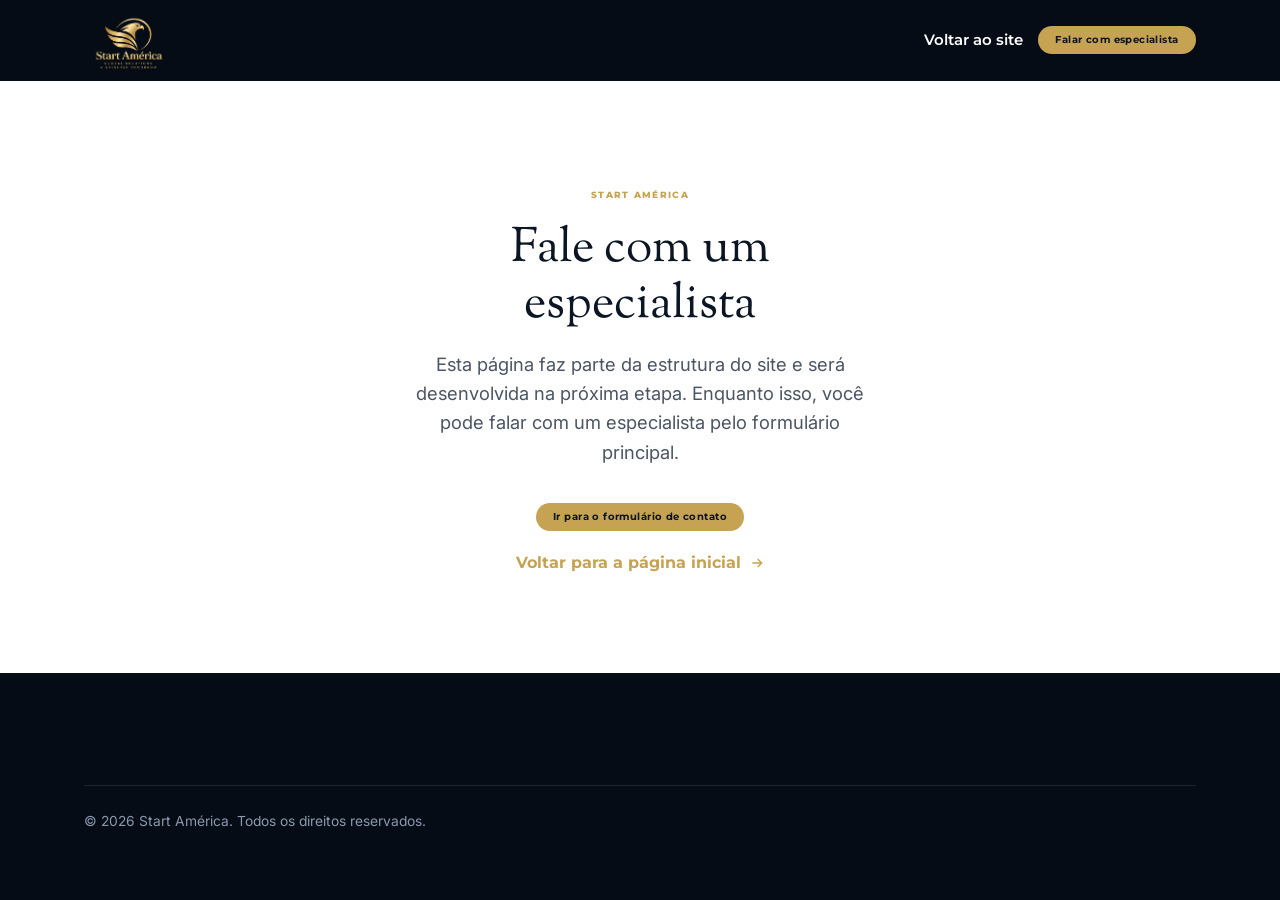
<file: contato.html>
<!DOCTYPE html>
<html lang="pt-BR">
<head>
<meta charset="UTF-8" />
<meta name="viewport" content="width=device-width, initial-scale=1, viewport-fit=cover" />
<title>Fale com um especialista — Start América</title>
<link rel="preconnect" href="https://fonts.googleapis.com" />
<link rel="preconnect" href="https://fonts.gstatic.com" crossorigin />
<link href="https://fonts.googleapis.com/css2?family=Montserrat:wght@600;700;800&family=Inter:wght@400;500;600&family=Sorts+Mill+Goudy:ital@0;1&display=swap" rel="stylesheet" />
<link rel="stylesheet" href="assets/css/styles.css?v=20260913a" />
</head>
<body>
<header class="site-header">
  <div class="container container--wide site-header__inner">
    <a href="index.html" class="brand" aria-label="Start América"><img src="assets/img/logo-start-america-dourada.png" alt="Start América" width="120" height="90" /></a>
    <div class="header-actions" style="margin-left:auto">
      <a class="login" href="index.html">Voltar ao site</a>
      <a class="btn btn--gold" href="index.html#contato">Falar com especialista</a>
    </div>
  </div>
</header>
<main id="conteudo">
  <section class="section bg-white">
    <div class="container" style="text-align:center;max-width:640px">
      <span class="eyebrow">Start América</span>
      <h1 class="h1" style="margin:16px 0">Fale com um especialista</h1>
      <p class="lead">Esta página faz parte da estrutura do site e será desenvolvida na próxima etapa.
      Enquanto isso, você pode falar com um especialista pelo formulário principal.</p>
      <p style="margin-top:32px"><a class="btn btn--gold" href="index.html#contato">Ir para o formulário de contato</a></p>
      <p style="margin-top:16px"><a class="link-arrow" href="index.html">Voltar para a página inicial
        <svg viewBox="0 0 24 24" fill="none" stroke="currentColor" stroke-width="2" aria-hidden="true"><path d="M5 12h14M13 6l6 6-6 6"/></svg></a></p>
    </div>
  </section>
</main>
<footer class="site-footer"><div class="container container--wide"><div class="footer-bottom"><p>&copy; <span id="year">2026</span> Start América. Todos os direitos reservados.</p></div></div></footer>
<script src="assets/js/main.js?v=20260913a" defer></script>
</body>
</html>
</file>
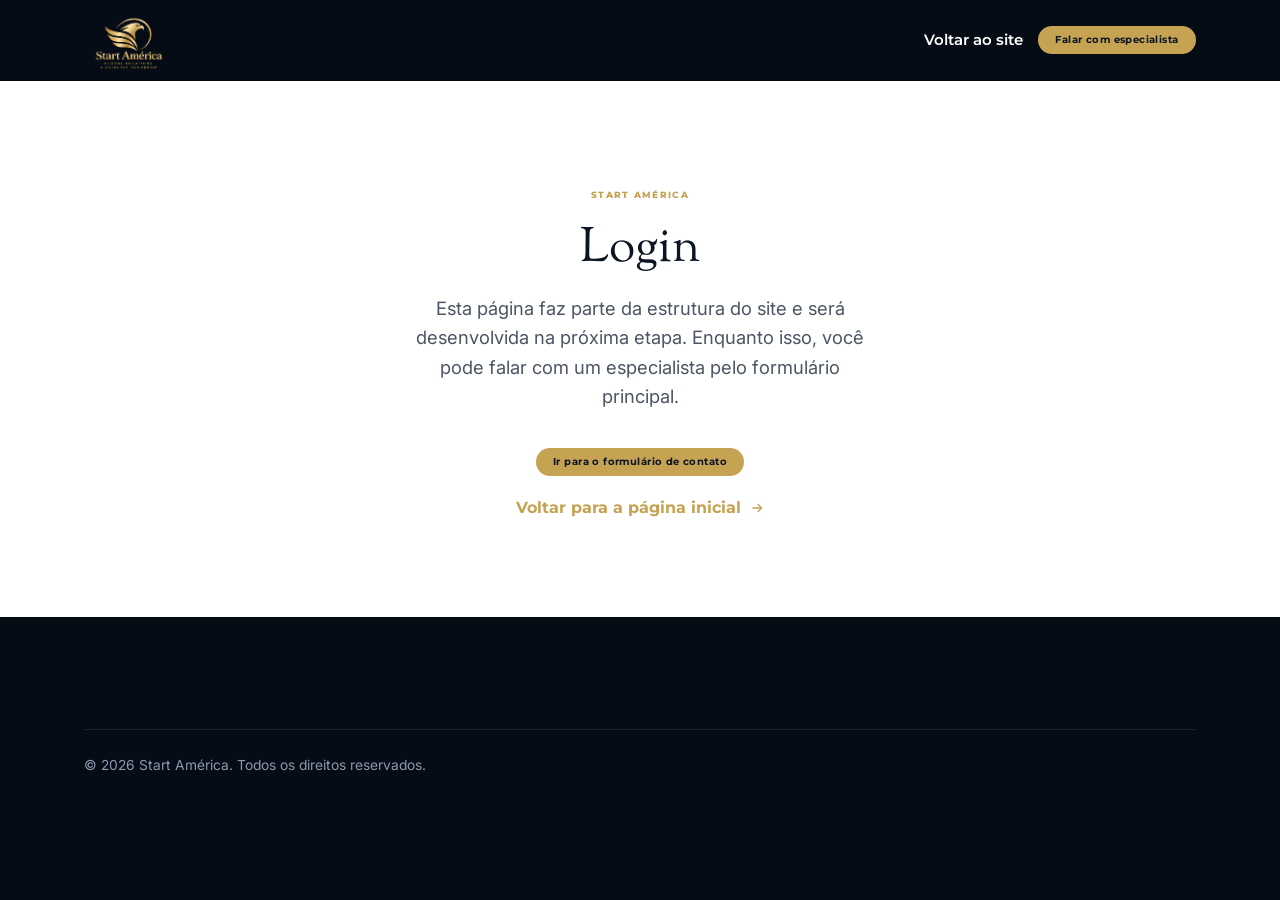
<file: login.html>
<!DOCTYPE html>
<html lang="pt-BR">
<head>
<meta charset="UTF-8" />
<meta name="viewport" content="width=device-width, initial-scale=1, viewport-fit=cover" />
<title>Login — Start América</title>
<link rel="preconnect" href="https://fonts.googleapis.com" />
<link rel="preconnect" href="https://fonts.gstatic.com" crossorigin />
<link href="https://fonts.googleapis.com/css2?family=Montserrat:wght@600;700;800&family=Inter:wght@400;500;600&family=Sorts+Mill+Goudy:ital@0;1&display=swap" rel="stylesheet" />
<link rel="stylesheet" href="assets/css/styles.css?v=20260913a" />
</head>
<body>
<header class="site-header">
  <div class="container container--wide site-header__inner">
    <a href="index.html" class="brand" aria-label="Start América"><img src="assets/img/logo-start-america-dourada.png" alt="Start América" width="120" height="90" /></a>
    <div class="header-actions" style="margin-left:auto">
      <a class="login" href="index.html">Voltar ao site</a>
      <a class="btn btn--gold" href="index.html#contato">Falar com especialista</a>
    </div>
  </div>
</header>
<main id="conteudo">
  <section class="section bg-white">
    <div class="container" style="text-align:center;max-width:640px">
      <span class="eyebrow">Start América</span>
      <h1 class="h1" style="margin:16px 0">Login</h1>
      <p class="lead">Esta página faz parte da estrutura do site e será desenvolvida na próxima etapa.
      Enquanto isso, você pode falar com um especialista pelo formulário principal.</p>
      <p style="margin-top:32px"><a class="btn btn--gold" href="index.html#contato">Ir para o formulário de contato</a></p>
      <p style="margin-top:16px"><a class="link-arrow" href="index.html">Voltar para a página inicial
        <svg viewBox="0 0 24 24" fill="none" stroke="currentColor" stroke-width="2" aria-hidden="true"><path d="M5 12h14M13 6l6 6-6 6"/></svg></a></p>
    </div>
  </section>
</main>
<footer class="site-footer"><div class="container container--wide"><div class="footer-bottom"><p>&copy; <span id="year">2026</span> Start América. Todos os direitos reservados.</p></div></div></footer>
<script src="assets/js/main.js?v=20260913a" defer></script>
</body>
</html>
</file>
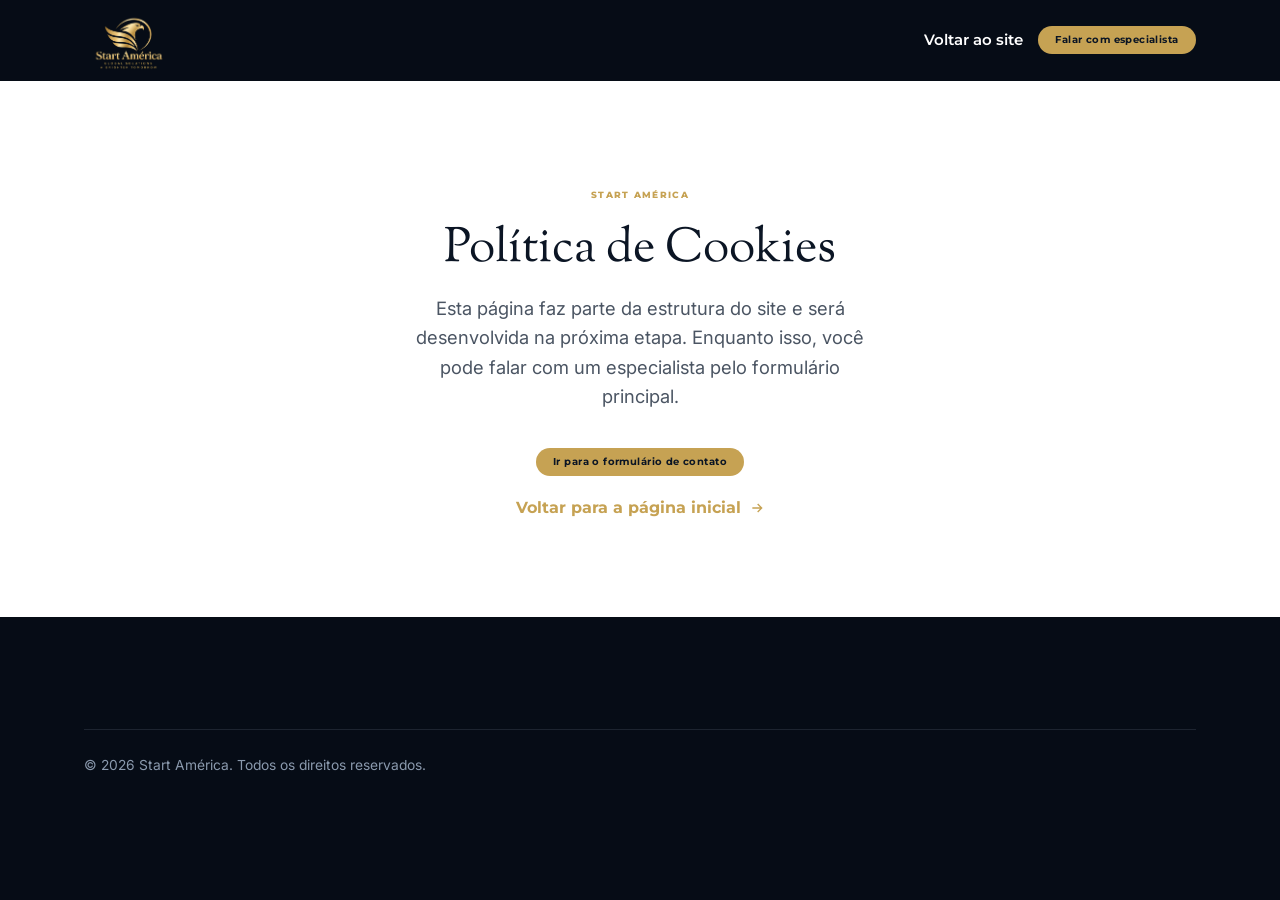
<file: politica-de-cookies.html>
<!DOCTYPE html>
<html lang="pt-BR">
<head>
<meta charset="UTF-8" />
<meta name="viewport" content="width=device-width, initial-scale=1, viewport-fit=cover" />
<title>Política de Cookies — Start América</title>
<link rel="preconnect" href="https://fonts.googleapis.com" />
<link rel="preconnect" href="https://fonts.gstatic.com" crossorigin />
<link href="https://fonts.googleapis.com/css2?family=Montserrat:wght@600;700;800&family=Inter:wght@400;500;600&family=Sorts+Mill+Goudy:ital@0;1&display=swap" rel="stylesheet" />
<link rel="stylesheet" href="assets/css/styles.css?v=20260913a" />
</head>
<body>
<header class="site-header">
  <div class="container container--wide site-header__inner">
    <a href="index.html" class="brand" aria-label="Start América"><img src="assets/img/logo-start-america-dourada.png" alt="Start América" width="120" height="90" /></a>
    <div class="header-actions" style="margin-left:auto">
      <a class="login" href="index.html">Voltar ao site</a>
      <a class="btn btn--gold" href="index.html#contato">Falar com especialista</a>
    </div>
  </div>
</header>
<main id="conteudo">
  <section class="section bg-white">
    <div class="container" style="text-align:center;max-width:640px">
      <span class="eyebrow">Start América</span>
      <h1 class="h1" style="margin:16px 0">Política de Cookies</h1>
      <p class="lead">Esta página faz parte da estrutura do site e será desenvolvida na próxima etapa.
      Enquanto isso, você pode falar com um especialista pelo formulário principal.</p>
      <p style="margin-top:32px"><a class="btn btn--gold" href="index.html#contato">Ir para o formulário de contato</a></p>
      <p style="margin-top:16px"><a class="link-arrow" href="index.html">Voltar para a página inicial
        <svg viewBox="0 0 24 24" fill="none" stroke="currentColor" stroke-width="2" aria-hidden="true"><path d="M5 12h14M13 6l6 6-6 6"/></svg></a></p>
    </div>
  </section>
</main>
<footer class="site-footer"><div class="container container--wide"><div class="footer-bottom"><p>&copy; <span id="year">2026</span> Start América. Todos os direitos reservados.</p></div></div></footer>
<script src="assets/js/main.js?v=20260913a" defer></script>
</body>
</html>
</file>
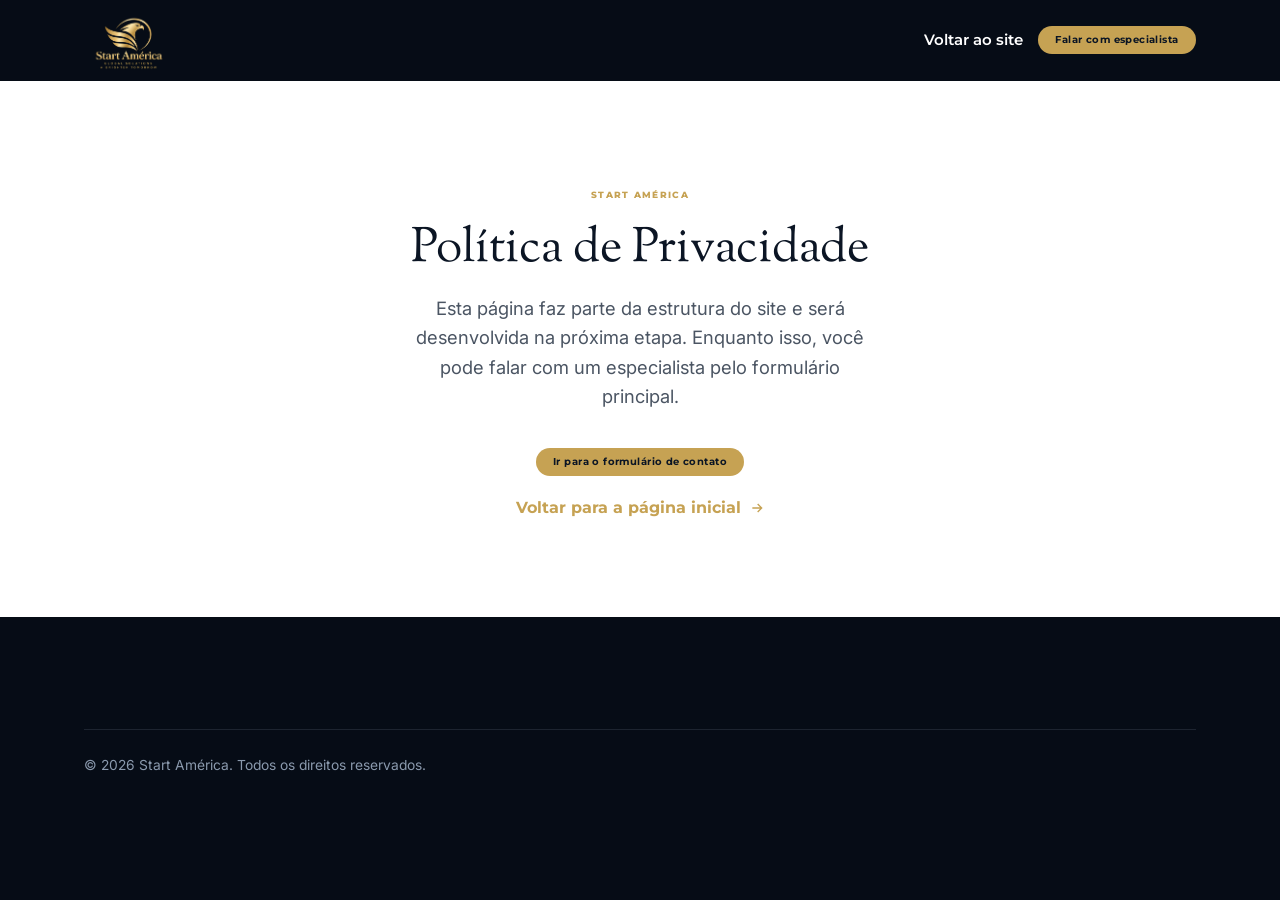
<file: politica-de-privacidade.html>
<!DOCTYPE html>
<html lang="pt-BR">
<head>
<meta charset="UTF-8" />
<meta name="viewport" content="width=device-width, initial-scale=1, viewport-fit=cover" />
<title>Política de Privacidade — Start América</title>
<link rel="preconnect" href="https://fonts.googleapis.com" />
<link rel="preconnect" href="https://fonts.gstatic.com" crossorigin />
<link href="https://fonts.googleapis.com/css2?family=Montserrat:wght@600;700;800&family=Inter:wght@400;500;600&family=Sorts+Mill+Goudy:ital@0;1&display=swap" rel="stylesheet" />
<link rel="stylesheet" href="assets/css/styles.css?v=20260913a" />
</head>
<body>
<header class="site-header">
  <div class="container container--wide site-header__inner">
    <a href="index.html" class="brand" aria-label="Start América"><img src="assets/img/logo-start-america-dourada.png" alt="Start América" width="120" height="90" /></a>
    <div class="header-actions" style="margin-left:auto">
      <a class="login" href="index.html">Voltar ao site</a>
      <a class="btn btn--gold" href="index.html#contato">Falar com especialista</a>
    </div>
  </div>
</header>
<main id="conteudo">
  <section class="section bg-white">
    <div class="container" style="text-align:center;max-width:640px">
      <span class="eyebrow">Start América</span>
      <h1 class="h1" style="margin:16px 0">Política de Privacidade</h1>
      <p class="lead">Esta página faz parte da estrutura do site e será desenvolvida na próxima etapa.
      Enquanto isso, você pode falar com um especialista pelo formulário principal.</p>
      <p style="margin-top:32px"><a class="btn btn--gold" href="index.html#contato">Ir para o formulário de contato</a></p>
      <p style="margin-top:16px"><a class="link-arrow" href="index.html">Voltar para a página inicial
        <svg viewBox="0 0 24 24" fill="none" stroke="currentColor" stroke-width="2" aria-hidden="true"><path d="M5 12h14M13 6l6 6-6 6"/></svg></a></p>
    </div>
  </section>
</main>
<footer class="site-footer"><div class="container container--wide"><div class="footer-bottom"><p>&copy; <span id="year">2026</span> Start América. Todos os direitos reservados.</p></div></div></footer>
<script src="assets/js/main.js?v=20260913a" defer></script>
</body>
</html>
</file>
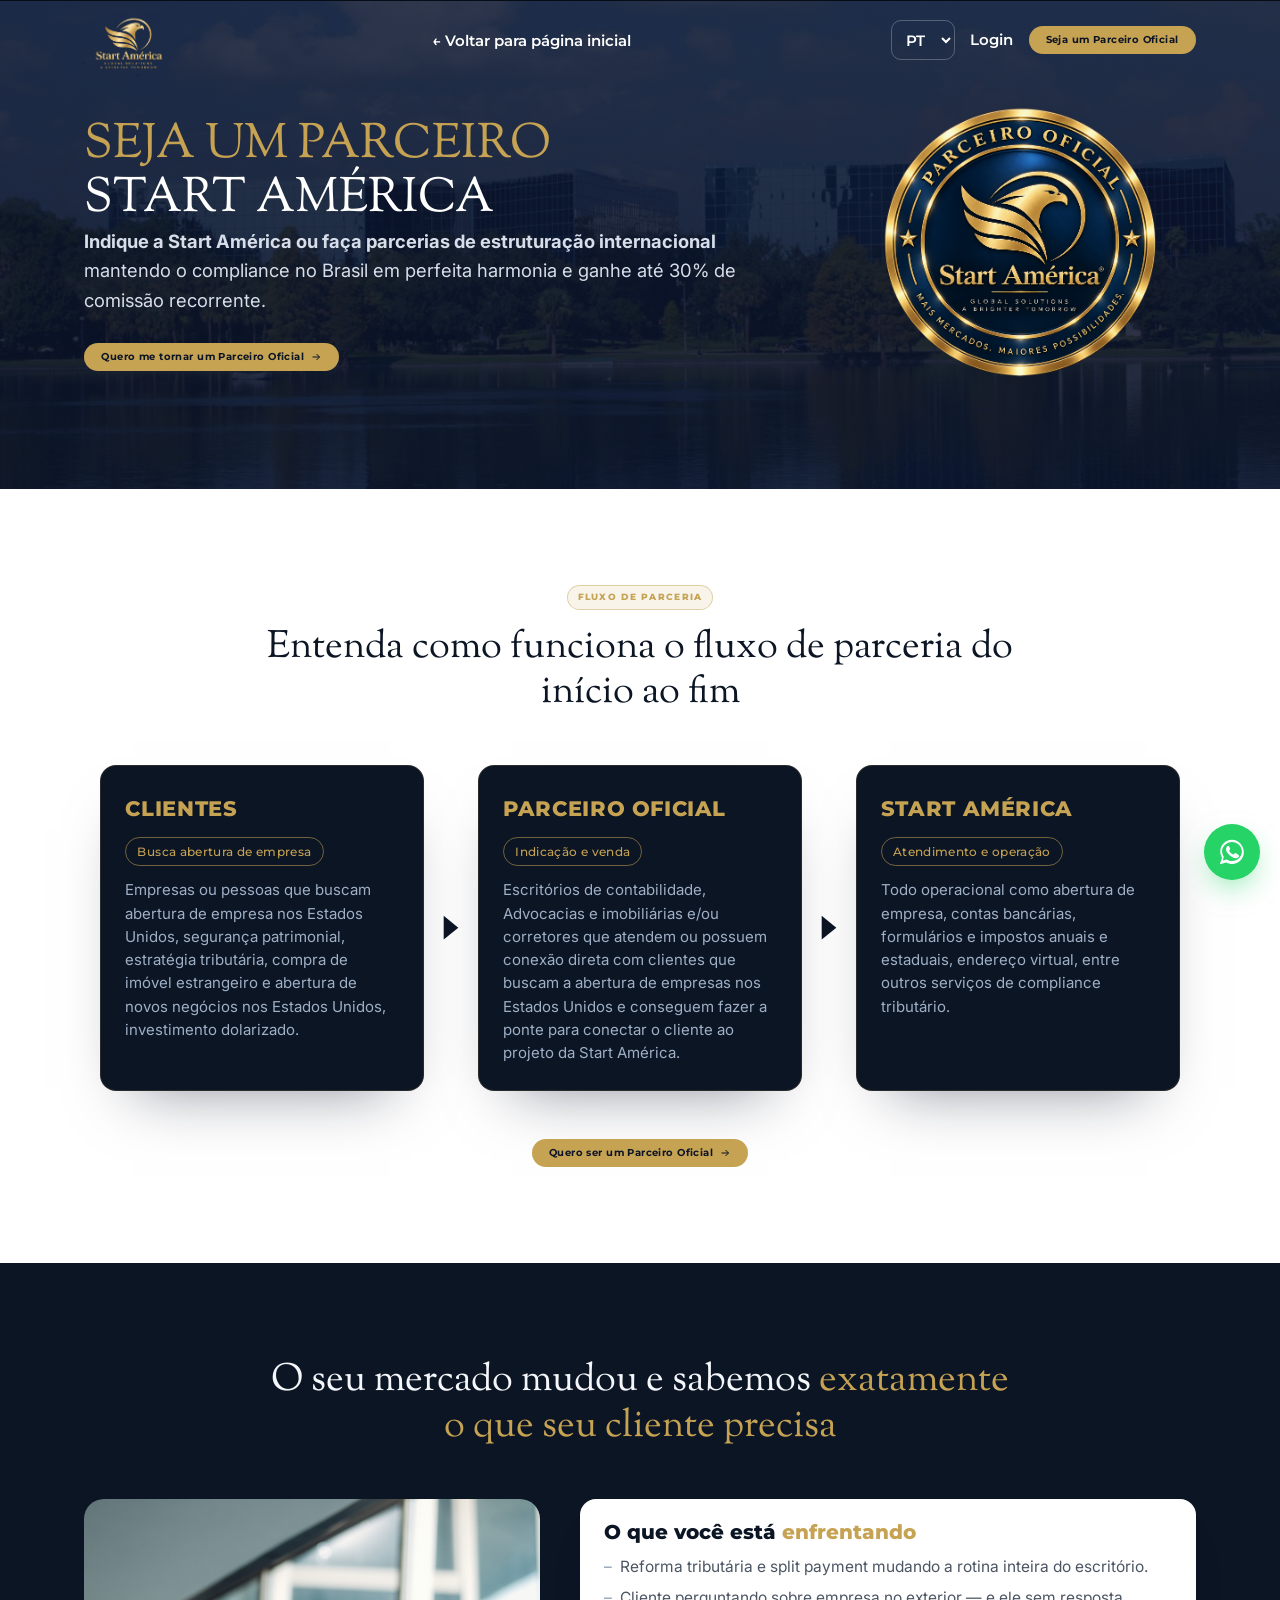
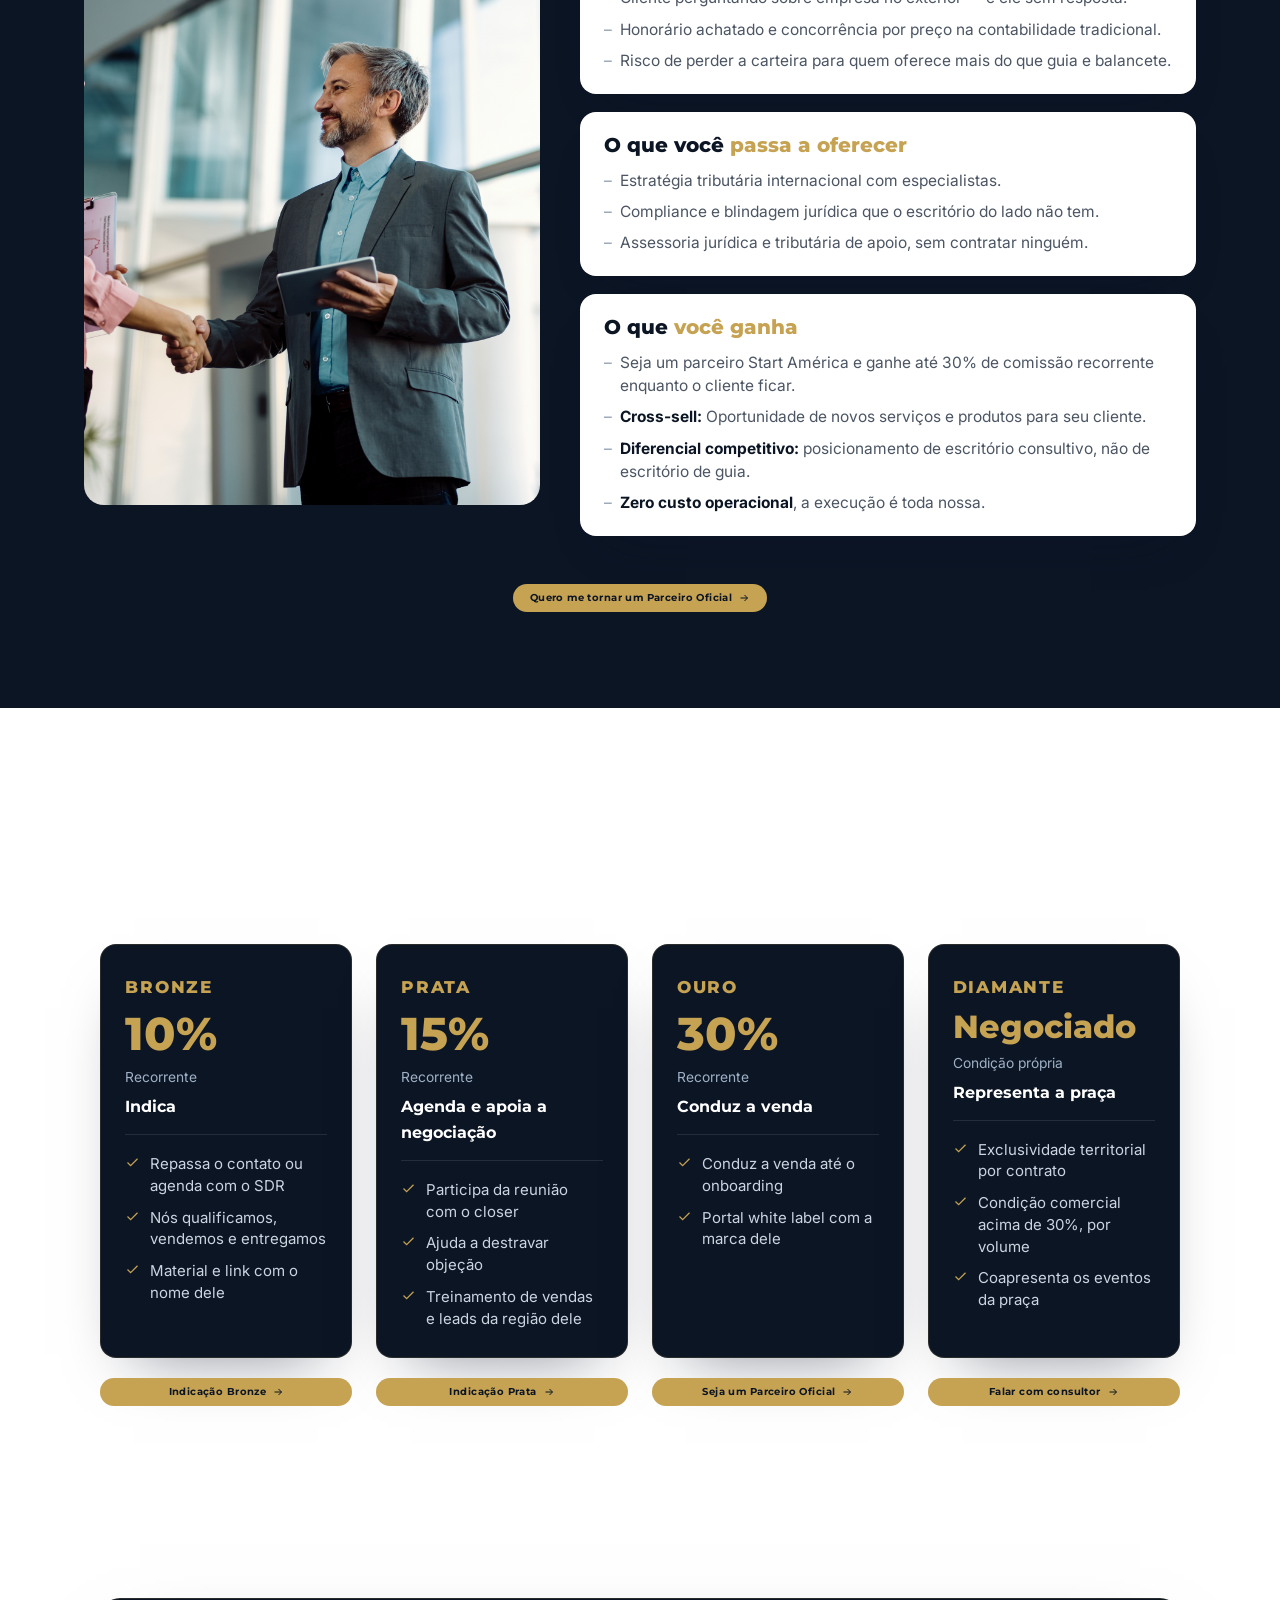
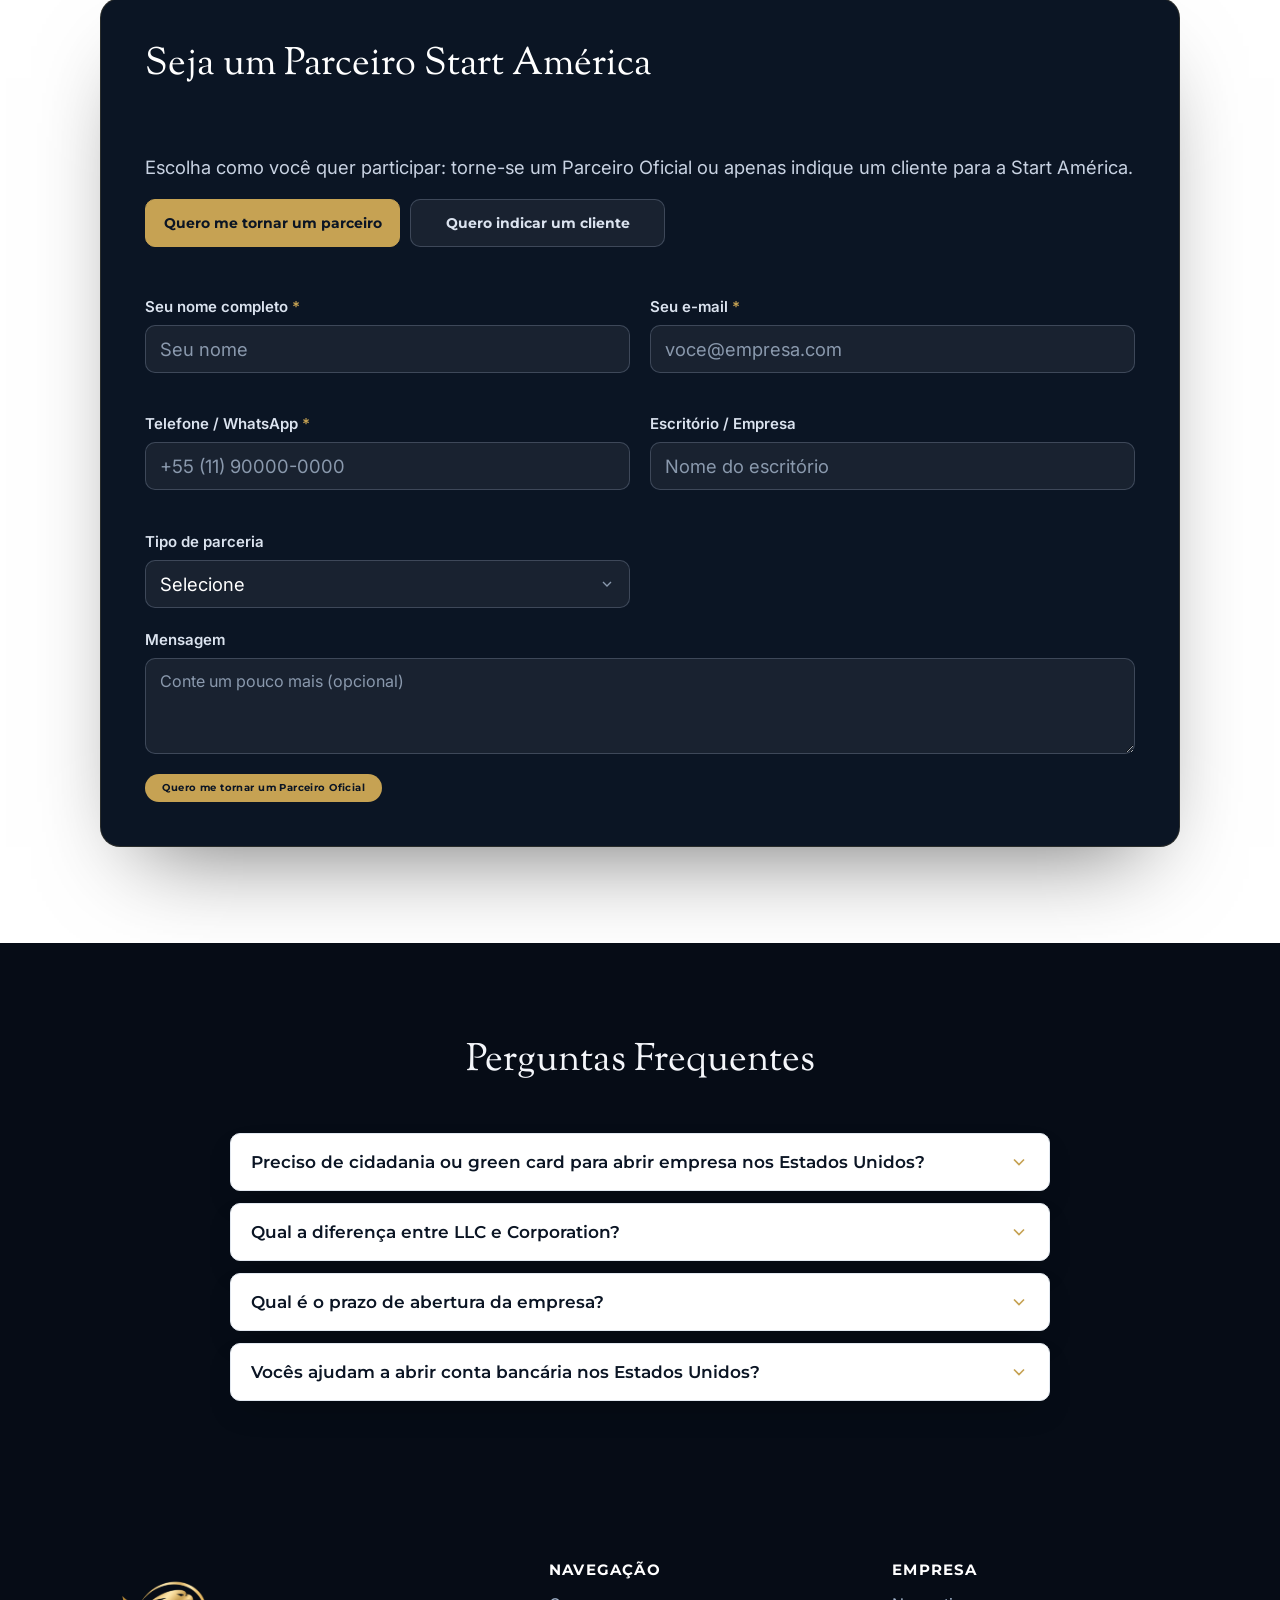
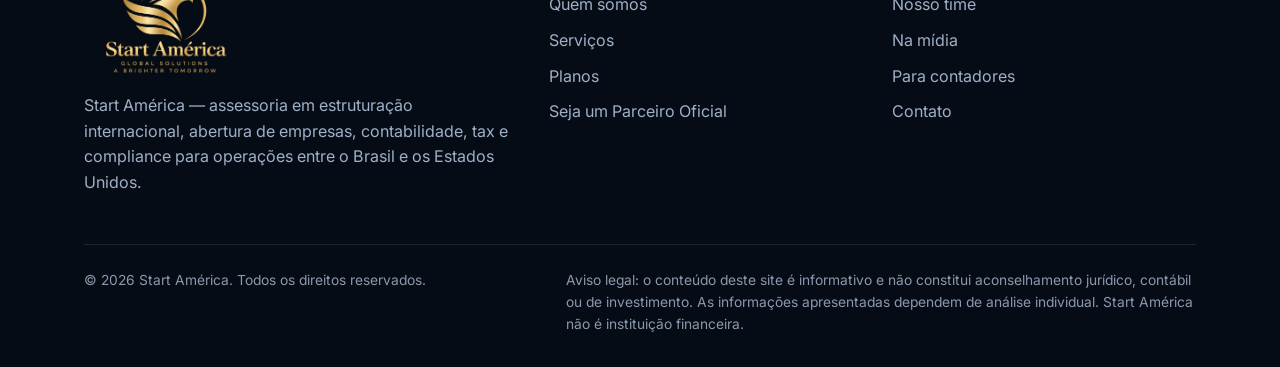
<file: seja-parceiro.html>
<!DOCTYPE html>
<html lang="pt-BR">
<head>
  <meta charset="UTF-8" />
  <meta name="viewport" content="width=device-width, initial-scale=1, viewport-fit=cover" />
  <title>Seja um Parceiro Oficial — Start América</title>
  <meta name="description" content="Indique clientes ou torne-se um Parceiro Oficial Start América: ganhe até 30% de comissão recorrente ajudando brasileiros a abrir empresa nos Estados Unidos." />
  <meta name="theme-color" content="#0A192F" />

  <meta property="og:title" content="Seja um Parceiro Oficial — Start América" />
  <meta property="og:description" content="Indique clientes ou torne-se um Parceiro Oficial e ganhe até 30% de comissão recorrente." />
  <meta property="og:image" content="https://exemplo.startamerica.com/assets/img/og-cover.jpg" />
  <meta property="og:type" content="website" />

  <link rel="preconnect" href="https://fonts.googleapis.com" />
  <link rel="preconnect" href="https://fonts.gstatic.com" crossorigin />
  <link href="https://fonts.googleapis.com/css2?family=Montserrat:wght@500;600;700;800&family=Inter:wght@400;500;600;700&family=Geist:wght@400;500&family=Sorts+Mill+Goudy:ital@0;1&display=swap" rel="stylesheet" />

  <link rel="stylesheet" href="assets/css/styles.css?v=20260918c" />
</head>
<body>
  <a class="skip-link" href="#conteudo">Pular para o conteúdo</a>

  <!-- ============ HEADER (página de parceiros) ============ -->
  <header class="site-header site-header--overlay">
    <div class="container container--wide site-header__inner">
      <a href="index.html" class="brand" aria-label="Start América — página inicial">
        <img src="assets/img/logo-start-america-dourada.png" alt="Start América"
             width="120" height="90"
             onerror="this.replaceWith(Object.assign(document.createElement('span'),{textContent:'START AMÉRICA',style:'font-family:Montserrat,sans-serif;font-weight:800;color:#D9A441;letter-spacing:.02em'}))" />
      </a>

      <nav class="primary-nav" id="primary-nav" aria-label="Navegação principal">
        <ul>
          <li><a href="index.html">← Voltar para página inicial</a></li>
        </ul>
        <div class="mobile-actions">
          <label class="sr-only" for="lang-mobile">Idioma</label>
          <select class="lang-select" id="lang-mobile" data-lang-select>
            <option value="pt" selected>PT</option>
            <option value="en">EN</option>
            <option value="es">ES</option>
          </select>
          <a class="btn btn--ghost" href="login.html">Login</a>
          <a class="btn btn--gold" href="#parceiro-form">Seja um Parceiro Oficial</a>
        </div>
      </nav>

      <div class="header-actions">
        <label class="sr-only" for="lang-desktop">Idioma</label>
        <select class="lang-select" id="lang-desktop" data-lang-select>
          <option value="pt" selected>PT</option>
          <option value="en">EN</option>
          <option value="es">ES</option>
        </select>
        <a class="login" href="login.html">Login</a>
        <a class="btn btn--gold" href="#parceiro-form">Seja um Parceiro Oficial</a>
      </div>

      <button class="nav-toggle" type="button" aria-expanded="false" aria-controls="primary-nav" aria-label="Abrir menu">
        <span></span>
      </button>
    </div>
  </header>

  <main id="conteudo">

    <!-- ============ PARCEIROS OFICIAIS (banner) ============ -->
    <section class="photo-section partner-banner" id="parceiros">
      <img class="photo-section__bg" onerror="this.remove()" src="assets/img/imagem-predio-ofc.jpg" alt="" aria-hidden="true" width="1440" height="440" loading="lazy" />
      <div class="photo-section__overlay"></div>
      <div class="container container--wide">
        <div class="partner-banner__grid">
          <div class="partner-banner__body reveal">
            <h2 class="h2 partner-banner__title"><span class="text-gold">Seja um parceiro</span><br>Start América</h2>
            <p class="lead" style="color:#d7deea">
              <strong>Indique a Start América ou faça parcerias de estruturação internacional</strong>
              mantendo o compliance no Brasil em perfeita harmonia e ganhe até 30% de comissão recorrente.
            </p>
            <a class="btn btn--gold" href="#parceiro-form">
              Quero me tornar um Parceiro Oficial
              <svg class="btn__icon" viewBox="0 0 24 24" fill="none" stroke="currentColor" stroke-width="2" aria-hidden="true"><path d="M5 12h14M13 6l6 6-6 6"/></svg>
            </a>
          </div>
          <div class="partner-banner__seal reveal">
            <img src="assets/img/accountants-right.png" alt="Selo Parceiro Oficial Start América"
                 width="280" height="280" />
          </div>
        </div>
      </div>
    </section>

    <!-- ============ FLUXO DE PARCERIA ============ -->
    <section class="section bg-white" id="fluxo">
      <div class="container">
        <div class="section__head section__head--center reveal">
          <span class="eyebrow eyebrow--pill">Fluxo de parceria</span>
          <h2 class="h2">Entenda como funciona o fluxo de parceria do início ao fim</h2>
        </div>
        <div class="flow">
          <div class="flow__step reveal">
            <p class="flow__step-name">Clientes</p>
            <span class="tag">Busca abertura de empresa</span>
            <p>Empresas ou pessoas que buscam abertura de empresa nos Estados Unidos, segurança patrimonial, estratégia tributária, compra de imóvel estrangeiro e abertura de novos negócios nos Estados Unidos, investimento dolarizado.</p>
          </div>
          <div class="flow__connector" aria-hidden="true">
            <svg viewBox="0 0 24 32" fill="currentColor"><path d="M4 3l16 13L4 29z"/></svg>
          </div>
          <div class="flow__step reveal">
            <p class="flow__step-name">Parceiro Oficial</p>
            <span class="tag">Indicação e venda</span>
            <p>Escritórios de contabilidade, Advocacias e imobiliárias e/ou corretores que atendem ou possuem conexão direta com clientes que buscam a abertura de empresas nos Estados Unidos e conseguem fazer a ponte para conectar o cliente ao projeto da Start América.</p>
          </div>
          <div class="flow__connector" aria-hidden="true">
            <svg viewBox="0 0 24 32" fill="currentColor"><path d="M4 3l16 13L4 29z"/></svg>
          </div>
          <div class="flow__step reveal">
            <p class="flow__step-name">Start América</p>
            <span class="tag">Atendimento e operação</span>
            <p>Todo operacional como abertura de empresa, contas bancárias, formulários e impostos anuais e estaduais, endereço virtual, entre outros serviços de compliance tributário.</p>
          </div>
        </div>
        <div class="section-cta">
          <a class="btn btn--gold" href="#parceiro-form">Quero ser um Parceiro Oficial
            <svg class="btn__icon" viewBox="0 0 24 24" fill="none" stroke="currentColor" stroke-width="2" aria-hidden="true"><path d="M5 12h14M13 6l6 6-6 6"/></svg>
          </a>
        </div>
      </div>
    </section>

    <!-- ============ PROPOSTA PARA CONTADORES ============ -->
    <section class="section bg-navy" id="contadores">
      <div class="container container--wide">
        <div class="section__head section__head--center reveal">
          <h2 class="h2">O seu mercado mudou e sabemos <span class="text-gold">exatamente o que seu cliente precisa</span></h2>
        </div>
        <div class="accountant-grid">
          <div class="reveal">
            <img class="accountant__img" src="assets/img/parceiros-foto.jpg" alt="Aperto de mão entre dois profissionais em escritório" width="520" height="640" loading="lazy" />
          </div>
          <div class="accountant-blocks reveal">
            <div class="accountant-block">
              <h3>O que você está <span class="text-gold">enfrentando</span></h3>
              <ul>
                <li>Reforma tributária e split payment mudando a rotina inteira do escritório.</li>
                <li>Cliente perguntando sobre empresa no exterior — e ele sem resposta.</li>
                <li>Honorário achatado e concorrência por preço na contabilidade tradicional.</li>
                <li>Risco de perder a carteira para quem oferece mais do que guia e balancete.</li>
              </ul>
            </div>
            <div class="accountant-block">
              <h3>O que você <span class="text-gold">passa a oferecer</span></h3>
              <ul>
                <li>Estratégia tributária internacional com especialistas.</li>
                <li>Compliance e blindagem jurídica que o escritório do lado não tem.</li>
                <li>Assessoria jurídica e tributária de apoio, sem contratar ninguém.</li>
              </ul>
            </div>
            <div class="accountant-block">
              <h3>O que <span class="text-gold">você ganha</span></h3>
              <ul>
                <li>Seja um parceiro Start América e ganhe até 30% de comissão recorrente enquanto o cliente ficar.</li>
                <li><strong>Cross-sell:</strong> Oportunidade de novos serviços e produtos para seu cliente.</li>
                <li><strong>Diferencial competitivo:</strong> posicionamento de escritório consultivo, não de escritório de guia.</li>
                <li><strong>Zero custo operacional</strong>, a execução é toda nossa.</li>
              </ul>
            </div>
          </div>
        </div>
        <div class="section-cta">
          <a class="btn btn--gold" href="#parceiro-form">Quero me tornar um Parceiro Oficial
            <svg class="btn__icon" viewBox="0 0 24 24" fill="none" stroke="currentColor" stroke-width="2" aria-hidden="true"><path d="M5 12h14M13 6l6 6-6 6"/></svg>
          </a>
        </div>
      </div>
    </section>

    <!-- ============ BENEFÍCIOS DOS PARCEIROS ============ -->
    <section class="section bg-white" id="niveis">
      <div class="container">
        <div class="section__head section__head--center reveal">
          <h2 class="h2">Confira os benefícios exclusivos que preparamos para nossos parceiros</h2>
        </div>
        <div class="tier-grid">
          <article class="tier reveal">
            <p class="tier__name">Bronze</p>
            <p class="tier__pct">10%</p>
            <p class="tier__cycle">Recorrente</p>
            <p class="tier__role">Indica</p>
            <ul class="tier__list">
              <li><svg viewBox="0 0 24 24" fill="none" stroke="currentColor" stroke-width="2" aria-hidden="true"><path d="M20 6L9 17l-5-5"/></svg> Repassa o contato ou agenda com o SDR</li>
              <li><svg viewBox="0 0 24 24" fill="none" stroke="currentColor" stroke-width="2" aria-hidden="true"><path d="M20 6L9 17l-5-5"/></svg> Nós qualificamos, vendemos e entregamos</li>
              <li><svg viewBox="0 0 24 24" fill="none" stroke="currentColor" stroke-width="2" aria-hidden="true"><path d="M20 6L9 17l-5-5"/></svg> Material e link com o nome dele</li>
            </ul>
            <a class="btn btn--gold tier__cta" href="#parceiro-form" data-partner-preset="indicar">Indicação Bronze <svg class="btn__icon" viewBox="0 0 24 24" fill="none" stroke="currentColor" stroke-width="2" aria-hidden="true"><path d="M5 12h14M13 6l6 6-6 6"/></svg></a>
          </article>
          <article class="tier reveal">
            <p class="tier__name">Prata</p>
            <p class="tier__pct">15%</p>
            <p class="tier__cycle">Recorrente</p>
            <p class="tier__role">Agenda e apoia a negociação</p>
            <ul class="tier__list">
              <li><svg viewBox="0 0 24 24" fill="none" stroke="currentColor" stroke-width="2" aria-hidden="true"><path d="M20 6L9 17l-5-5"/></svg> Participa da reunião com o closer</li>
              <li><svg viewBox="0 0 24 24" fill="none" stroke="currentColor" stroke-width="2" aria-hidden="true"><path d="M20 6L9 17l-5-5"/></svg> Ajuda a destravar objeção</li>
              <li><svg viewBox="0 0 24 24" fill="none" stroke="currentColor" stroke-width="2" aria-hidden="true"><path d="M20 6L9 17l-5-5"/></svg> Treinamento de vendas e leads da região dele</li>
            </ul>
            <a class="btn btn--gold tier__cta" href="#parceiro-form" data-partner-preset="indicar">Indicação Prata <svg class="btn__icon" viewBox="0 0 24 24" fill="none" stroke="currentColor" stroke-width="2" aria-hidden="true"><path d="M5 12h14M13 6l6 6-6 6"/></svg></a>
          </article>
          <article class="tier reveal">
            <p class="tier__name">Ouro</p>
            <p class="tier__pct">30%</p>
            <p class="tier__cycle">Recorrente</p>
            <p class="tier__role">Conduz a venda</p>
            <ul class="tier__list">
              <li><svg viewBox="0 0 24 24" fill="none" stroke="currentColor" stroke-width="2" aria-hidden="true"><path d="M20 6L9 17l-5-5"/></svg> Conduz a venda até o onboarding</li>
              <li><svg viewBox="0 0 24 24" fill="none" stroke="currentColor" stroke-width="2" aria-hidden="true"><path d="M20 6L9 17l-5-5"/></svg> Portal white label com a marca dele</li>
            </ul>
            <a class="btn btn--gold tier__cta" href="#parceiro-form" data-partner-preset="parceiro">Seja um Parceiro Oficial <svg class="btn__icon" viewBox="0 0 24 24" fill="none" stroke="currentColor" stroke-width="2" aria-hidden="true"><path d="M5 12h14M13 6l6 6-6 6"/></svg></a>
          </article>
          <article class="tier reveal">
            <p class="tier__name">Diamante</p>
            <p class="tier__pct tier__pct--text">Negociado</p>
            <p class="tier__cycle">Condição própria</p>
            <p class="tier__role">Representa a praça</p>
            <ul class="tier__list">
              <li><svg viewBox="0 0 24 24" fill="none" stroke="currentColor" stroke-width="2" aria-hidden="true"><path d="M20 6L9 17l-5-5"/></svg> Exclusividade territorial por contrato</li>
              <li><svg viewBox="0 0 24 24" fill="none" stroke="currentColor" stroke-width="2" aria-hidden="true"><path d="M20 6L9 17l-5-5"/></svg> Condição comercial acima de 30%, por volume</li>
              <li><svg viewBox="0 0 24 24" fill="none" stroke="currentColor" stroke-width="2" aria-hidden="true"><path d="M20 6L9 17l-5-5"/></svg> Coapresenta os eventos da praça</li>
            </ul>
            <a class="btn btn--gold tier__cta" href="#parceiro-form" data-partner-preset="parceiro">Falar com consultor <svg class="btn__icon" viewBox="0 0 24 24" fill="none" stroke="currentColor" stroke-width="2" aria-hidden="true"><path d="M5 12h14M13 6l6 6-6 6"/></svg></a>
          </article>
        </div>
        <div class="tier-cta-row">
          <a class="btn btn--gold" href="#parceiro-form" data-partner-preset="indicar">Indicação Bronze <svg class="btn__icon" viewBox="0 0 24 24" fill="none" stroke="currentColor" stroke-width="2" aria-hidden="true"><path d="M5 12h14M13 6l6 6-6 6"/></svg></a>
          <a class="btn btn--gold" href="#parceiro-form" data-partner-preset="indicar">Indicação Prata <svg class="btn__icon" viewBox="0 0 24 24" fill="none" stroke="currentColor" stroke-width="2" aria-hidden="true"><path d="M5 12h14M13 6l6 6-6 6"/></svg></a>
          <a class="btn btn--gold" href="#parceiro-form" data-partner-preset="parceiro">Seja um Parceiro Oficial <svg class="btn__icon" viewBox="0 0 24 24" fill="none" stroke="currentColor" stroke-width="2" aria-hidden="true"><path d="M5 12h14M13 6l6 6-6 6"/></svg></a>
          <a class="btn btn--gold" href="#parceiro-form" data-partner-preset="parceiro">Falar com consultor <svg class="btn__icon" viewBox="0 0 24 24" fill="none" stroke="currentColor" stroke-width="2" aria-hidden="true"><path d="M5 12h14M13 6l6 6-6 6"/></svg></a>
        </div>
      </div>
    </section>

    <!-- ============ FORMULÁRIO SEJA PARCEIRO / INDIQUE ============ -->
    <section class="section bg-white" id="parceiro-form">
      <div class="container">
        <div class="form-card partner-form" data-partner-form>
          <div class="partner-form__head">
            <h2 class="h2">Seja um Parceiro Start América</h2>
            <p class="lead" style="color:#c8d2e2">
              Escolha como você quer participar: torne-se um Parceiro Oficial ou apenas
              indique um cliente para a Start América.
            </p>
            <div class="tax-calc__toggle partner-form__toggle" role="group" aria-label="Tipo de participação">
              <button type="button" class="tax-calc__toggle-btn is-active" data-partner-mode="parceiro">Quero me tornar um parceiro</button>
              <button type="button" class="tax-calc__toggle-btn" data-partner-mode="indicar">Quero indicar um cliente</button>
            </div>
          </div>

          <form class="form-grid" id="partner-form-fields" novalidate action="#" method="post">
            <div class="field">
              <label for="pf-nome">Seu nome completo <span class="req" aria-hidden="true">*</span></label>
              <input type="text" id="pf-nome" name="nome" autocomplete="name" required placeholder="Seu nome" />
              <span class="error-text" data-error-for="pf-nome"></span>
            </div>
            <div class="field">
              <label for="pf-email">Seu e-mail <span class="req" aria-hidden="true">*</span></label>
              <input type="email" id="pf-email" name="email" autocomplete="email" inputmode="email" required placeholder="voce@empresa.com" />
              <span class="error-text" data-error-for="pf-email"></span>
            </div>
            <div class="field">
              <label for="pf-telefone">Telefone / WhatsApp <span class="req" aria-hidden="true">*</span></label>
              <input type="tel" id="pf-telefone" name="telefone" autocomplete="tel" inputmode="tel" required placeholder="+55 (11) 90000-0000" />
              <span class="error-text" data-error-for="pf-telefone"></span>
            </div>

            <div class="field" data-partner-field="parceiro">
              <label for="pf-empresa">Escritório / Empresa</label>
              <input type="text" id="pf-empresa" name="empresa" autocomplete="organization" placeholder="Nome do escritório" />
            </div>
            <div class="field" data-partner-field="parceiro">
              <label for="pf-tipo">Tipo de parceria</label>
              <select id="pf-tipo" name="tipo">
                <option value="" selected>Selecione</option>
                <option value="contador">Escritório de contabilidade</option>
                <option value="advogado">Advocacia</option>
                <option value="imobiliaria">Imobiliária / corretor</option>
                <option value="outro">Outro</option>
              </select>
            </div>

            <div class="field field--full" data-partner-field="indicar" hidden>
              <label for="pf-ind-nome">Nome do indicado <span class="req" aria-hidden="true">*</span></label>
              <input type="text" id="pf-ind-nome" name="indicado_nome" placeholder="Nome de quem você está indicando" />
              <span class="error-text" data-error-for="pf-ind-nome"></span>
            </div>
            <div class="field" data-partner-field="indicar" hidden>
              <label for="pf-ind-email">E-mail do indicado</label>
              <input type="email" id="pf-ind-email" name="indicado_email" placeholder="indicado@empresa.com" />
            </div>
            <div class="field" data-partner-field="indicar" hidden>
              <label for="pf-ind-telefone">Telefone do indicado</label>
              <input type="tel" id="pf-ind-telefone" name="indicado_telefone" placeholder="+55 (11) 90000-0000" />
            </div>

            <div class="field field--full">
              <label for="pf-mensagem">Mensagem</label>
              <textarea id="pf-mensagem" name="mensagem" rows="3" placeholder="Conte um pouco mais (opcional)"></textarea>
            </div>

            <div class="form-actions">
              <button class="btn btn--gold" type="submit" id="partner-form-submit">
                <span class="btn__label" data-partner-submit-label>Quero me tornar um Parceiro Oficial</span>
              </button>
              <p class="form-status" id="partner-form-status" role="status" aria-live="polite"></p>
            </div>
          </form>
        </div>
      </div>
    </section>

    <!-- ============ FAQ ============ -->
    <section class="section bg-navy-deep" id="faq">
      <div class="container container--wide">
        <div class="section__head section__head--center reveal">
          <h2 class="h2">Perguntas Frequentes</h2>
        </div>
        <div class="faq" data-faq>
          <div class="faq__item">
            <h3>
              <button class="faq__trigger" type="button" aria-expanded="false" aria-controls="faq-p1" id="faq-t1">
                Preciso de cidadania ou green card para abrir empresa nos Estados Unidos?
                <svg class="chev" viewBox="0 0 24 24" fill="none" stroke="currentColor" stroke-width="2" aria-hidden="true"><path d="M6 9l6 6 6-6"/></svg>
              </button>
            </h3>
            <div class="faq__panel" id="faq-p1" role="region" aria-labelledby="faq-t1" hidden>
              <div><p>Não. Estrangeiros não residentes podem ser sócios de uma LLC ou Corporation. O que definimos com você é a estrutura, o estado de registro e as obrigações fiscais que passam a existir nos dois países.</p></div>
            </div>
          </div>
          <div class="faq__item">
            <h3>
              <button class="faq__trigger" type="button" aria-expanded="false" aria-controls="faq-p2" id="faq-t2">
                Qual a diferença entre LLC e Corporation?
                <svg class="chev" viewBox="0 0 24 24" fill="none" stroke="currentColor" stroke-width="2" aria-hidden="true"><path d="M6 9l6 6 6-6"/></svg>
              </button>
            </h3>
            <div class="faq__panel" id="faq-p2" role="region" aria-labelledby="faq-t2" hidden>
              <div><p>A LLC costuma ser mais simples e vantajosa para quem presta serviços, com menos burocracia e tributação repassada aos sócios. A Corporation faz mais sentido para quem pretende captar investidores ou emitir ações. Avaliamos seu cenário e indicamos a estrutura mais adequada.</p></div>
            </div>
          </div>
          <div class="faq__item">
            <h3>
              <button class="faq__trigger" type="button" aria-expanded="false" aria-controls="faq-p3" id="faq-t3">
                Qual é o prazo de abertura da empresa?
                <svg class="chev" viewBox="0 0 24 24" fill="none" stroke="currentColor" stroke-width="2" aria-hidden="true"><path d="M6 9l6 6 6-6"/></svg>
              </button>
            </h3>
            <div class="faq__panel" id="faq-p3" role="region" aria-labelledby="faq-t3" hidden>
              <div><p>Na maioria dos estados, a constituição sai em cerca de 5 dias úteis. EIN e conta bancária dependem de análise dos órgãos e das instituições, e acompanhamos cada etapa com você.</p></div>
            </div>
          </div>
          <div class="faq__item">
            <h3>
              <button class="faq__trigger" type="button" aria-expanded="false" aria-controls="faq-p4" id="faq-t4">
                Vocês ajudam a abrir conta bancária nos Estados Unidos?
                <svg class="chev" viewBox="0 0 24 24" fill="none" stroke="currentColor" stroke-width="2" aria-hidden="true"><path d="M6 9l6 6 6-6"/></svg>
              </button>
            </h3>
            <div class="faq__panel" id="faq-p4" role="region" aria-labelledby="faq-t4" hidden>
              <div><p>Sim. Fazemos a intermediação para abertura de conta bancária assim que a empresa é constituída, além de orientar sobre gateways de pagamento e remessas entre o Brasil e os Estados Unidos.</p></div>
            </div>
          </div>
        </div>
      </div>
    </section>
  </main>

  <!-- ============ FOOTER ============ -->
  <footer class="site-footer">
    <div class="container container--wide">
      <div class="footer-grid">
        <div class="footer-col">
          <img class="footer-logo" src="assets/img/logo-start-america-dourada.png" alt="Start América" width="160" height="120"
               onerror="this.replaceWith(Object.assign(document.createElement('span'),{textContent:'START AMÉRICA',style:'font-family:Montserrat,sans-serif;font-weight:800;color:#D9A441;display:block;margin-bottom:16px'}))" />
          <p class="footer-legal">
            Start América — assessoria em estruturação internacional, abertura de empresas,
            contabilidade, tax e compliance para operações entre o Brasil e os Estados Unidos.
          </p>
        </div>

        <div class="footer-col">
          <button class="footer-col__toggle" type="button" aria-expanded="false">Navegação <svg class="chev" viewBox="0 0 24 24" fill="none" stroke="currentColor" stroke-width="2" aria-hidden="true"><path d="M6 9l6 6 6-6"/></svg></button>
          <h4>Navegação</h4>
          <ul>
            <li><a href="index.html#quem-somos">Quem somos</a></li>
            <li><a href="index.html#servicos">Serviços</a></li>
            <li><a href="index.html#planos">Planos</a></li>
            <li><a href="#parceiro-form">Seja um Parceiro Oficial</a></li>
          </ul>
        </div>

        <div class="footer-col">
          <button class="footer-col__toggle" type="button" aria-expanded="false">Empresa <svg class="chev" viewBox="0 0 24 24" fill="none" stroke="currentColor" stroke-width="2" aria-hidden="true"><path d="M6 9l6 6 6-6"/></svg></button>
          <h4>Empresa</h4>
          <ul>
            <li><a href="index.html#equipe">Nosso time</a></li>
            <li><a href="index.html#midia">Na mídia</a></li>
            <li><a href="#contadores">Para contadores</a></li>
            <li><a href="index.html#contato">Contato</a></li>
          </ul>
        </div>

      </div>

      <div class="footer-bottom">
        <p>© <span id="year">2026</span> Start América. Todos os direitos reservados.</p>
        <p class="footer-legal">
          Aviso legal: o conteúdo deste site é informativo e não constitui aconselhamento
          jurídico, contábil ou de investimento. As informações apresentadas dependem de
          análise individual. Start América não é instituição financeira.
        </p>
      </div>
    </div>
  </footer>

  <!-- WhatsApp flutuante -->
  <a class="whatsapp-fab" href="https://wa.me/0000000000" target="_blank" rel="noopener" aria-label="Falar pelo WhatsApp">
    <svg viewBox="0 0 32 32" fill="currentColor" aria-hidden="true"><path d="M16 3C9 3 3.5 8.5 3.5 15.5c0 2.4.7 4.7 1.9 6.7L3 29l7-1.8c1.9 1 4 1.6 6.1 1.6 7 0 12.5-5.5 12.5-12.5S23 3 16 3zm0 22.7c-1.9 0-3.7-.5-5.3-1.5l-.4-.2-4.1 1.1 1.1-4-.3-.4a10 10 0 01-1.6-5.4C5.5 9.9 10.2 5.3 16 5.3s10.5 4.6 10.5 10.2S21.8 25.7 16 25.7zm5.7-7.6c-.3-.2-1.8-.9-2.1-1s-.5-.2-.7.2-.8 1-1 1.2-.4.2-.7.1a8.4 8.4 0 01-2.5-1.5 9.3 9.3 0 01-1.7-2.1c-.2-.3 0-.5.1-.7l.5-.6c.2-.2.2-.3.4-.6s0-.4 0-.6-.7-1.7-1-2.3c-.3-.6-.5-.5-.7-.5h-.6c-.2 0-.6.1-.9.4-.3.4-1.2 1.2-1.2 2.9s1.2 3.4 1.4 3.6c.2.3 2.4 3.7 5.9 5.2.8.4 1.5.6 2 .7.8.3 1.6.2 2.2.1.7-.1 1.8-.7 2.1-1.5.3-.7.3-1.4.2-1.5s-.3-.2-.6-.4z"/></svg>
  </a>

  <script src="assets/js/i18n.js?v=20260918c" defer></script>
  <script src="assets/js/main.js?v=20260918c" defer></script>
</body>
</html>
</file>
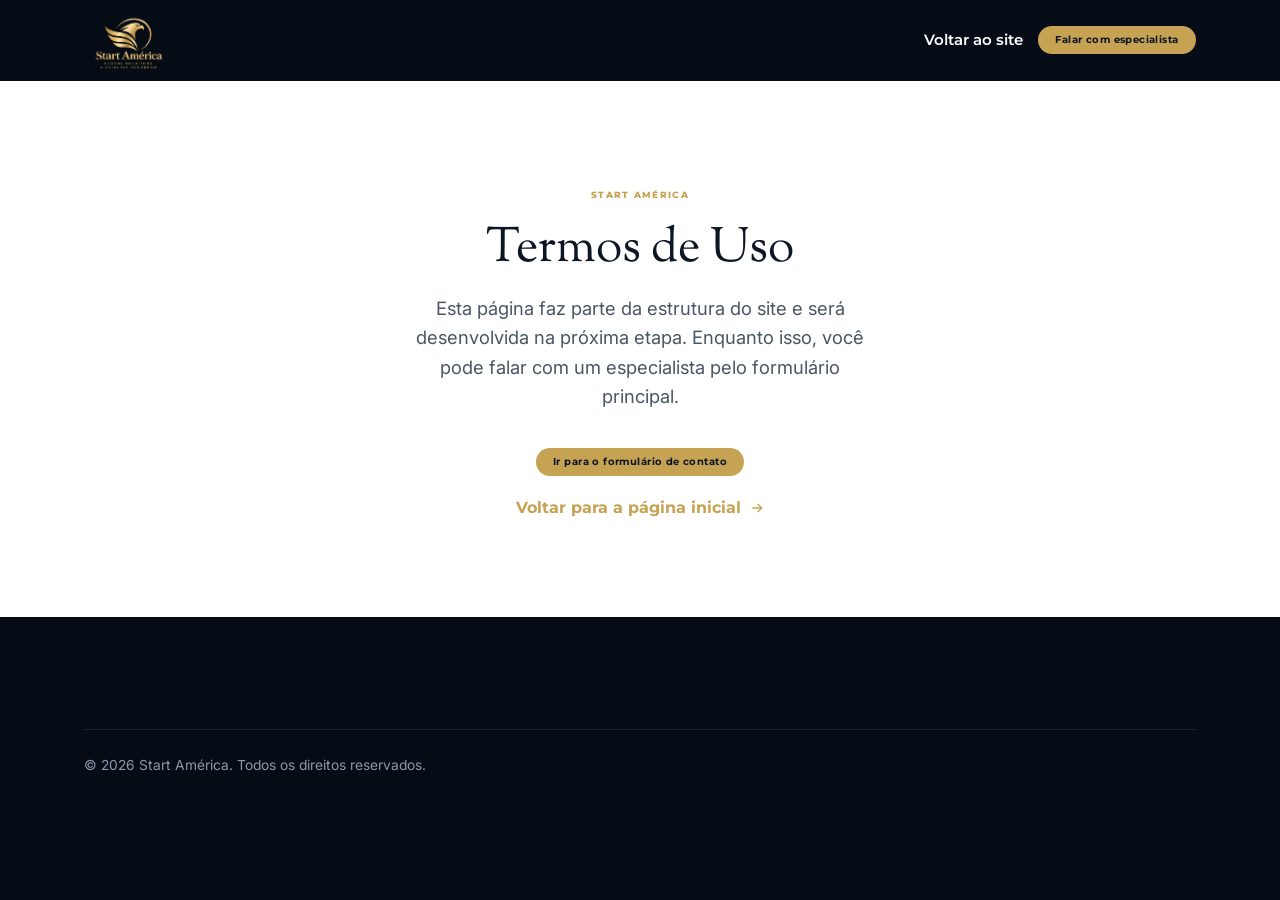
<file: termos-de-uso.html>
<!DOCTYPE html>
<html lang="pt-BR">
<head>
<meta charset="UTF-8" />
<meta name="viewport" content="width=device-width, initial-scale=1, viewport-fit=cover" />
<title>Termos de Uso — Start América</title>
<link rel="preconnect" href="https://fonts.googleapis.com" />
<link rel="preconnect" href="https://fonts.gstatic.com" crossorigin />
<link href="https://fonts.googleapis.com/css2?family=Montserrat:wght@600;700;800&family=Inter:wght@400;500;600&family=Sorts+Mill+Goudy:ital@0;1&display=swap" rel="stylesheet" />
<link rel="stylesheet" href="assets/css/styles.css?v=20260913a" />
</head>
<body>
<header class="site-header">
  <div class="container container--wide site-header__inner">
    <a href="index.html" class="brand" aria-label="Start América"><img src="assets/img/logo-start-america-dourada.png" alt="Start América" width="120" height="90" /></a>
    <div class="header-actions" style="margin-left:auto">
      <a class="login" href="index.html">Voltar ao site</a>
      <a class="btn btn--gold" href="index.html#contato">Falar com especialista</a>
    </div>
  </div>
</header>
<main id="conteudo">
  <section class="section bg-white">
    <div class="container" style="text-align:center;max-width:640px">
      <span class="eyebrow">Start América</span>
      <h1 class="h1" style="margin:16px 0">Termos de Uso</h1>
      <p class="lead">Esta página faz parte da estrutura do site e será desenvolvida na próxima etapa.
      Enquanto isso, você pode falar com um especialista pelo formulário principal.</p>
      <p style="margin-top:32px"><a class="btn btn--gold" href="index.html#contato">Ir para o formulário de contato</a></p>
      <p style="margin-top:16px"><a class="link-arrow" href="index.html">Voltar para a página inicial
        <svg viewBox="0 0 24 24" fill="none" stroke="currentColor" stroke-width="2" aria-hidden="true"><path d="M5 12h14M13 6l6 6-6 6"/></svg></a></p>
    </div>
  </section>
</main>
<footer class="site-footer"><div class="container container--wide"><div class="footer-bottom"><p>&copy; <span id="year">2026</span> Start América. Todos os direitos reservados.</p></div></div></footer>
<script src="assets/js/main.js?v=20260913a" defer></script>
</body>
</html>
</file>
<file: assets/css/styles.css>
/* ============================================================
   START AMÉRICA — Landing page
   Folha de estilo principal
   Tokens → base → layout → componentes → seções → responsivo
   ============================================================ */

/* ---------- 1. Design tokens ---------- */
:root {
  /* Paleta */
  --navy:            #0B1524;  /* fundo escuro principal (quase preto-azulado) */
  --navy-deep:       #060C16;  /* mais profundo ainda */
  --navy-2:          #0C1526;
  --navy-text-alt:   #05101F;
  --surface:         #16233F;  /* cartões sobre fundo escuro */
  --hairline:        rgba(198, 162, 83, 0.16);
  --white:           #FFFFFF;
  --white-soft:      #F5F2EA;
  --gray-100:        #E2E8F0;
  --gray-400:        #8A99AD;
  --gray-600:        #4B5563;
  --gold:            #C6A253;  /* dourado metálico sóbrio */
  --gold-hi:         #E2C98A;  /* realce claro do dourado */
  --gold-alt:        #A9863F;
  --gold-rgb:        198, 162, 83;
  --green:           #10B981;
  --red:             #FF6B6B;
  --whatsapp:        #25D366;

  /* Papéis semânticos */
  --bg:              var(--navy-deep);
  --text:            #b4c0d0;
  --heading:         var(--navy);   /* escuro — para uso em cartões claros */
  --heading-light:   #f4f6fa;       /* claro — para títulos sobre fundo escuro */

  /* Tipografia */
  --font-title:   "Sorts Mill Goudy", "Times New Roman", Times, Georgia, serif;
  --font-display: "Montserrat", "Segoe UI", Arial, sans-serif;
  --font-body:    "Inter", "Segoe UI", Arial, sans-serif;
  --font-meta:    "Geist", "Inter", "Segoe UI", Arial, sans-serif;

  /* Layout */
  --canvas: 1440px;
  --container: 1248px;      /* margens laterais de 96px */
  --container-wide: 1280px; /* margens laterais de 80px */
  --gutter: 96px;
  --gutter-wide: 80px;
  --grid-gap: 24px;

  /* Ritmo vertical */
  --section-y: 96px;
  --stack-gap: 48px;

  /* Outros */
  --radius: 14px;
  --radius-sm: 10px;
  --radius-pill: 999px;
  --header-h: 80px;
  --shadow-card: 0 24px 55px -28px rgba(0, 0, 0, 0.7);
  --shadow-soft: 0 14px 34px -18px rgba(0, 0, 0, 0.55);
  --ring: 0 0 0 3px rgba(var(--gold-rgb), 0.55);
  --transition: 180ms ease;
}

/* ---------- 2. Reset / base ---------- */
*,
*::before,
*::after { box-sizing: border-box; }

html {
  -webkit-text-size-adjust: 100%;
  scroll-behavior: smooth;
  scroll-padding-top: calc(var(--header-h) + 16px);
  overflow-x: hidden;
}

body {
  margin: 0;
  font-family: var(--font-body);
  font-size: 18.4px;
  line-height: 1.6;
  color: var(--text);
  background: var(--bg);
  -webkit-font-smoothing: antialiased;
  text-rendering: optimizeLegibility;
}

@media (prefers-reduced-motion: reduce) {
  html { scroll-behavior: auto; }
  *, *::before, *::after {
    animation-duration: 0.001ms !important;
    animation-iteration-count: 1 !important;
    transition-duration: 0.001ms !important;
  }
}

img,
picture,
svg { max-width: 100%; display: block; }

img { height: auto; }

/* Imagem quebrada/ausente: apenas esconde (sem fundo escuro) */
img.img-fallback { visibility: hidden; }
/* Fundo dos contêineres de foto (só aparece enquanto a imagem carrega) */
.card__media { background: linear-gradient(135deg, #12233f, #0b1526); }

a { color: inherit; text-decoration: none; }

button { font: inherit; color: inherit; cursor: pointer; }

h1, h2, h3, h4 {
  font-family: var(--font-title);
  color: var(--heading);
  margin: 0;
  line-height: 1.15;
  /* Sorts Mill Goudy só tem o peso regular — evita o "bold" sintético borrado */
  font-weight: 400;
}

p { margin: 0; }

ul { margin: 0; padding: 0; list-style: none; }

:focus-visible {
  outline: 3px solid var(--gold);
  outline-offset: 2px;
  border-radius: 4px;
}

.sr-only {
  position: absolute;
  width: 1px; height: 1px;
  padding: 0; margin: -1px;
  overflow: hidden;
  clip: rect(0 0 0 0);
  white-space: nowrap;
  border: 0;
}

.skip-link {
  position: absolute;
  left: 16px;
  top: -60px;
  z-index: 1000;
  background: var(--navy);
  color: #fff;
  padding: 10px 18px;
  border-radius: var(--radius-sm);
  transition: top var(--transition);
}
.skip-link:focus { top: 12px; }

/* ---------- 3. Layout ---------- */
.container {
  width: 100%;
  max-width: var(--container);
  margin-inline: auto;
  padding-inline: clamp(20px, 6.6vw, var(--gutter));
}
.container--wide { max-width: var(--container-wide); }

.section {
  padding-block: clamp(56px, 9vw, var(--section-y));
}

.section__head {
  display: flex;
  flex-direction: column;
  gap: 16px;
  margin-bottom: var(--stack-gap);
}
.section__head--center {
  text-align: center;
  align-items: center;
  max-width: 760px;
  margin-inline: auto;
}

.eyebrow {
  font-family: var(--font-display);
  font-weight: 800;
  font-size: clamp(8px, 0.8vw, 9.2px);
  letter-spacing: 0.14em;
  text-transform: uppercase;
  color: var(--gold);
}
/* Eyebrow em pílula — sempre dourada, em qualquer fundo */
.eyebrow--pill {
  display: inline-flex;
  align-items: center;
  gap: 5px;
  padding: 4px 10px;
  border-radius: var(--radius-pill);
  background: rgba(var(--gold-rgb), 0.12);
  color: var(--gold);
  border: 1px solid rgba(var(--gold-rgb), 0.45);
  align-self: flex-start;
}
.section__head--center .eyebrow--pill { align-self: center; }

/* Escalas de título (subtítulos de seção menores) */
.h1, .h2, .h3 { font-family: var(--font-title); font-weight: 400; }
.h1 { font-size: clamp(36.8px, 5.8vw, 48.3px); }
.h2 { font-size: clamp(28.8px, 3.9vw, 38px); line-height: 1.2; }
.h3 { font-size: clamp(20.7px, 2.2vw, 25.3px); }

.lead {
  font-size: clamp(16.1px, 1.5vw, 18.4px);
  line-height: 1.6;
  color: var(--gray-600);
}

.text-gold { color: var(--gold); }

/* Fundos alternados — claro / escuro / claro / escuro… */
.bg-white   { background: var(--white); color: var(--gray-600); }
.bg-soft    { background: var(--white-soft); color: var(--gray-600); }
.bg-navy    { background: var(--navy); color: var(--text); }
.bg-navy-deep { background: var(--navy-deep); color: var(--text); }
.bg-navy-2  { background: var(--navy-2); color: var(--text); }
/* títulos claros só nas seções escuras */
.bg-navy h2, .bg-navy h3,
.bg-navy-deep h2, .bg-navy-deep h3,
.bg-navy-2 h2, .bg-navy-2 h3,
.media-section h2, .media-section h3,
.photo-section h2, .photo-section h3 { color: var(--heading-light); }
.bg-navy .lead, .bg-navy-deep .lead, .bg-navy-2 .lead, .photo-section .lead { color: #a7b3c5; }
.media-section { color: var(--text); }

/* Seção fotográfica escura */
.photo-section { position: relative; isolation: isolate; color: #d7deea; overflow: hidden; background: var(--navy-deep); }
.photo-section > .container { position: relative; z-index: 2; }
.photo-section__bg {
  position: absolute; inset: 0;
  width: 100%; height: 100%;
  object-fit: cover;
  z-index: 0;
  background: var(--navy-deep);
  font-size: 0;            /* esconde o ícone de imagem quebrada no preview */
}
.photo-section__overlay {
  position: absolute; inset: 0;
  background: linear-gradient(180deg, rgba(10,17,40,0.82) 0%, rgba(10,17,40,0.88) 100%);
  z-index: 1;
}
.photo-section h2, .photo-section h3 { color: #fff; }

/* ---------- 4. Botões ---------- */
.btn {
  --btn-bg: var(--gold);
  --btn-fg: var(--navy);
  display: inline-flex;
  align-items: center;
  justify-content: center;
  gap: 6px;
  min-height: 28px;
  padding: 7px 16px;
  border: 1px solid transparent;
  border-radius: var(--radius-pill);
  background: var(--btn-bg);
  color: var(--btn-fg);
  font-family: var(--font-display);
  font-weight: 700;
  font-size: 10.4px;
  line-height: 1;
  letter-spacing: 0.04em;
  transition: transform var(--transition), box-shadow var(--transition), background var(--transition);
  white-space: nowrap;
}
.btn:hover { transform: translateY(-1px); box-shadow: var(--shadow-soft); }
.btn:active { transform: translateY(0); }
.btn .btn__icon { width: 12px; height: 12px; flex: none; }

.btn--gold   { --btn-bg: var(--gold); --btn-fg: var(--navy); }
.btn--outline {
  --btn-bg: transparent;
  --btn-fg: #fff;
  border-color: rgba(255,255,255,0.5);
}
.btn--outline:hover { background: rgba(255,255,255,0.08); }
.btn--navy   { --btn-bg: var(--navy); --btn-fg: #fff; }
.btn--ghost  {
  --btn-bg: transparent;
  --btn-fg: var(--navy);
  border-color: var(--gray-100);
}
.btn--block { width: 100%; }

/* CTA centralizado na largura da seção (todas as seções, menos o hero) */
.section-cta {
  display: flex;
  justify-content: center;
  margin-top: var(--stack-gap);
}

.link-arrow {
  display: inline-flex;
  align-items: center;
  gap: 8px;
  font-family: var(--font-display);
  font-weight: 700;
  font-size: 16.1px;
  color: var(--gold);
}
.link-arrow svg { width: 16px; height: 16px; transition: transform var(--transition); }
.link-arrow:hover svg { transform: translateX(3px); }

/* ---------- 5. Header ---------- */
/* Padrão: escuro (usado nas páginas internas). */
.site-header {
  position: sticky;
  top: 0;
  z-index: 100;
  background: var(--navy-deep);
  border-bottom: 1px solid transparent;
  transition: background var(--transition), box-shadow var(--transition);
}
.site-header.is-scrolled {
  box-shadow: 0 10px 30px -12px rgba(0, 0, 0, 0.5);
}

/* Variante sobreposta ao hero: fundo invisível no topo, aparece após passar do hero.
   A margem negativa faz o hero subir e ficar por baixo do header. */
.site-header--overlay {
  background: transparent;
  margin-bottom: calc(-1 * var(--header-h));
}
.site-header--overlay.is-scrolled {
  background: var(--navy-deep);
}
.site-header__inner {
  height: var(--header-h);
  display: flex;
  align-items: center;
  gap: clamp(16px, 2.4vw, 32px);
}
.brand { display: flex; align-items: center; flex: none; }
.brand img { height: 66px; width: auto; max-width: 150px; object-fit: contain; }
@media (max-width: 1119px) { .brand img { height: 54px; } }

.primary-nav { margin-inline: auto; }
.primary-nav ul {
  display: flex;
  align-items: center;
  flex-wrap: nowrap;
  gap: clamp(16px, 2vw, 28px);
}
.primary-nav .mobile-actions { display: none; }
.primary-nav a {
  font-family: var(--font-display);
  font-weight: 600;
  font-size: 15px;
  color: #fff;
  padding: 8px 2px;
  border-bottom: 2px solid transparent;
  white-space: nowrap;
  transition: color var(--transition), border-color var(--transition);
}
.primary-nav a:hover { color: var(--gold); border-color: var(--gold); }

.header-actions {
  display: flex;
  align-items: center;
  gap: clamp(10px, 1.2vw, 16px);
  flex: none;
}
.lang-select {
  font-family: var(--font-display);
  font-weight: 600;
  font-size: 15px;
  color: #fff;
  background: transparent;
  border: 1px solid rgba(255, 255, 255, 0.25);
  border-radius: var(--radius-sm);
  padding: 8px 10px;
  min-height: 40px;
}
.lang-select option { color: var(--navy); }
.header-actions .login {
  font-family: var(--font-display);
  font-weight: 600;
  font-size: 15px;
  color: #fff;
}
.header-actions .login:hover { color: var(--gold); }

.nav-toggle {
  display: none;
  width: 44px; height: 44px;
  border: 1px solid rgba(255, 255, 255, 0.3);
  border-radius: 50%;
  background: transparent;
  align-items: center;
  justify-content: center;
}
.nav-toggle span,
.nav-toggle span::before,
.nav-toggle span::after {
  content: "";
  display: block;
  width: 20px; height: 2px;
  background: #fff;
  position: relative;
  transition: transform var(--transition), opacity var(--transition);
}
.nav-toggle span::before { position: absolute; top: -6px; }
.nav-toggle span::after  { position: absolute; top: 6px; }
.nav-toggle[aria-expanded="true"] span { background: transparent; }
.nav-toggle[aria-expanded="true"] span::before { transform: translateY(6px) rotate(45deg); }
.nav-toggle[aria-expanded="true"] span::after  { transform: translateY(-6px) rotate(-45deg); }

/* ---------- 6. Hero ---------- */
.hero {
  min-height: 546px;
  display: flex;
  align-items: center;
  padding-top: calc(var(--header-h) + clamp(28px, 5vw, 60px));
  padding-bottom: clamp(48px, 8vw, 84px);
}
.hero__grid {
  display: grid;
  grid-template-columns: 1fr;
  gap: 40px;
  align-items: center;
  width: 100%;
}
.hero__copy { max-width: 620px; position: relative; z-index: 2; }
.hero__title { font-size: clamp(41.4px, 6.9vw, 59.8px); color: #fff; font-weight: 400; }
.hero__title .text-gold { display: inline; }
.hero__text { margin-top: 24px; max-width: 46ch; color: #c8d2e2; font-size: clamp(17.2px, 1.8vw, 19.6px); }
.hero__cta { margin-top: 32px; display: flex; gap: 16px; flex-wrap: wrap; }

/* Vídeo de fundo empurrado para a lateral direita (onde ficava o simulador) */
.hero .photo-section__bg {
  left: auto;
  right: 0;
  width: min(78%, 1120px);
  -webkit-mask-image: linear-gradient(to right, transparent 0%, #000 26%);
          mask-image: linear-gradient(to right, transparent 0%, #000 26%);
}
.hero .photo-section__overlay {
  background: linear-gradient(90deg, var(--navy-deep) 22%, rgba(10, 17, 40, 0.62) 55%, rgba(10, 17, 40, 0.32) 100%);
}
@media (max-width: 900px) {
  .hero .photo-section__bg {
    left: 0; right: auto;
    width: 100%;
    -webkit-mask-image: none;
            mask-image: none;
  }
  .hero .photo-section__overlay {
    background: linear-gradient(180deg, rgba(10, 17, 40, 0.82), rgba(10, 17, 40, 0.92));
  }
}

/* Mockup do simulador — cartão branco */
.simulator {
  background: var(--white);
  border: 1px solid var(--gray-100);
  border-radius: 18px;
  padding: 22px;
  box-shadow: 0 40px 90px -40px rgba(0, 0, 0, 0.55);
  color: var(--gray-600);
  font-size: 15px;
}
.simulator__top {
  display: flex; align-items: center; justify-content: space-between;
  margin-bottom: 16px;
}
.simulator__title { font-family: var(--font-display); font-weight: 700; font-size: 16.1px; color: var(--heading); }
.badge {
  font-family: var(--font-display);
  font-weight: 700;
  font-size: 12.6px;
  padding: 4px 10px;
  border-radius: var(--radius-pill);
  background: rgba(16, 185, 129, 0.14);
  color: #0f9d6b;
}
.simulator__field {
  border: 1px solid var(--gray-100);
  background: var(--white-soft);
  border-radius: var(--radius-sm);
  padding: 12px 14px;
  margin-bottom: 16px;
}
.simulator__field span { display: block; font-size: 12.6px; color: var(--gray-400); }
.simulator__field strong { font-size: 23px; color: #e5484d; font-family: var(--font-display); }
.simulator__row {
  display: flex; align-items: center; justify-content: space-between;
  gap: 12px; margin-bottom: 12px;
}
.simulator__bar {
  flex: 1;
  height: 6px;
  border-radius: var(--radius-pill);
  background: var(--gray-100);
  position: relative;
  overflow: hidden;
}
.simulator__bar i { position: absolute; inset: 0 auto 0 0; border-radius: inherit; background: var(--gold); }
.simulator__bar--danger i { background: #e5484d; }
.simulator__row span { color: var(--gray-600); }
.simulator__row b { font-family: var(--font-display); font-size: 13.8px; color: var(--heading); }
.simulator__row b.pos { color: #0f9d6b; }
.simulator__foot {
  margin-top: 8px;
  padding-top: 14px;
  border-top: 1px solid var(--gray-100);
  display: flex; align-items: center; justify-content: space-between;
}
.simulator__foot span { font-size: 13.8px; color: var(--gray-400); }
.simulator__foot strong { font-family: var(--font-display); color: #0f9d6b; font-size: 18.4px; }

/* ---------- 7. Grid de cards ---------- */
.card-grid {
  display: grid;
  grid-template-columns: repeat(4, minmax(0, 1fr));
  gap: var(--grid-gap);
}
.card-grid--3 { grid-template-columns: repeat(3, minmax(0, 1fr)); }
.card-grid--2 { grid-template-columns: repeat(2, minmax(0, 1fr)); }

.card {
  background: var(--white);
  border: 1px solid var(--gray-100);
  border-radius: var(--radius);
  padding: 26px;
  display: flex;
  flex-direction: column;
  gap: 12px;
  box-shadow: var(--shadow-card);
}
.card__media {
  border-radius: var(--radius-sm);
  overflow: hidden;
  aspect-ratio: 16 / 10;
  background: var(--navy);
}
.card__media img { width: 100%; height: 100%; object-fit: cover; }
.card__title { font-family: var(--font-title); font-weight: 400; font-size: clamp(20.7px, 2.2vw, 24.2px); color: var(--heading); line-height: 1.2; }
.card__text { font-size: 15px; line-height: 1.55; color: var(--gray-600); }

/* Card com ícone circular dourado (Diferenciais) */
.card--icon { padding: 30px 26px; gap: 14px; }
.card__icon {
  width: 46px; height: 46px;
  border-radius: 50%;
  background: var(--gold);
  color: var(--navy);
  display: inline-flex;
  align-items: center;
  justify-content: center;
  margin-bottom: 4px;
}
.card__icon svg { width: 22px; height: 22px; }

/* Em seção de fundo escuro os boxes ficam claros (contraste alto) */
.bg-navy .card,
.bg-navy-deep .card,
.bg-navy-2 .card,
.photo-section .card {
  background: var(--white);
  border-color: var(--gray-100);
  color: var(--gray-600);
}
.bg-navy .card__title,
.bg-navy-deep .card__title,
.bg-navy-2 .card__title,
.photo-section .card__title { color: var(--heading); }
.bg-navy .card__text,
.bg-navy-deep .card__text,
.bg-navy-2 .card__text,
.photo-section .card__text { color: var(--gray-600); }

.tag {
  align-self: flex-start;
  font-family: var(--font-display);
  font-weight: 500;
  font-size: 12.1px;
  letter-spacing: 0.03em;
  padding: 4px 11px;
  border-radius: var(--radius-pill);
  border: 1px solid rgba(var(--gold-rgb), 0.55);
  color: var(--gold);
}

/* ---------- 8. Sobre / carrossel do local ---------- */
.split__body { display: flex; flex-direction: column; gap: 20px; align-items: flex-start; margin-bottom: 40px; }
.split__body .btn { margin-top: 8px; }

/* Carrossel "onde estamos" — 3 cartões visíveis, setas laterais */
.location-carousel {
  position: relative;
  display: flex;
  align-items: center;
  gap: 12px;
}
.location-carousel__viewport {
  overflow-x: auto;
  scroll-snap-type: x mandatory;
  scroll-behavior: smooth;
  scrollbar-width: none;
}
.location-carousel__viewport::-webkit-scrollbar { display: none; }
.location-carousel__track {
  display: flex;
  gap: 24px;
  list-style: none;
  margin: 0;
  padding: 4px 2px;
}
.location-carousel__slide {
  flex: 0 0 calc((100% - 48px) / 3);
  scroll-snap-align: start;
}
.location-carousel__slide img {
  width: 100%;
  aspect-ratio: 4 / 3;
  object-fit: cover;
  border-radius: 18px;
  box-shadow: 0 34px 60px -22px rgba(10, 17, 40, 0.4);
  display: block;
}
.location-carousel__arrow {
  flex: 0 0 auto;
  display: flex;
  align-items: center;
  justify-content: center;
  width: 48px;
  height: 48px;
  border-radius: 50%;
  border: 1px solid var(--hairline);
  background: var(--white);
  color: var(--heading);
  box-shadow: 0 12px 24px -12px rgba(10, 17, 40, 0.35);
  cursor: pointer;
  transition: background-color .2s ease, transform .2s ease;
}
.location-carousel__arrow svg { width: 20px; height: 20px; }
.location-carousel__arrow:hover { background: var(--gold); color: var(--white); transform: scale(1.06); }
.location-carousel__arrow:disabled { opacity: .35; cursor: default; pointer-events: none; }

/* ---------- 9. Urgência: cards compactos ---------- */
.mini-grid {
  display: grid;
  grid-template-columns: repeat(5, 1fr);
  gap: 16px;
  margin-bottom: var(--stack-gap);
}
/* Cards sobre a seção escura — superfície levemente mais clara + fio dourado */
.mini-card {
  background: var(--navy);
  border: 1px solid var(--hairline);
  border-radius: 14px;
  padding: 22px 20px;
  display: flex;
  flex-direction: column;
  gap: 10px;
}
.mini-card .tag {
  font-size: 11.5px;
  letter-spacing: 0.08em;
  text-transform: uppercase;
  padding: 4px 10px;
}
.mini-card h3 { font-family: var(--font-title); font-weight: 400; font-size: 21.8px; color: #fff; line-height: 1.2; }
.mini-card p { font-size: 14.4px; line-height: 1.5; color: #9fb0c6; }

/* ---------- 10. Tabela comparativa (escura) ---------- */
.compare {
  border-radius: 16px;
  overflow: hidden;
  background: var(--navy);
  border: 1px solid var(--hairline);
  box-shadow: 0 34px 70px -34px rgba(0, 0, 0, 0.6);
}
/* Sobre seção com foto de fundo (fundo já escuro): tabela em cartão branco
   para se destacar bem do fundo, com texto escuro na coluna de comparação
   e a coluna "Start América" em dourado. */
.photo-section .compare {
  background: var(--white);
  border-color: var(--gray-100);
  box-shadow: var(--shadow-card);
}
.photo-section .compare th,
.photo-section .compare td { color: var(--gray-600); border-bottom-color: var(--gray-100); }
.photo-section .compare thead th { color: var(--heading); background: var(--white-soft); }
.photo-section .compare tbody th { color: var(--heading); }
.photo-section .compare td .ic-x { color: var(--gray-400); }
.compare table { width: 100%; border-collapse: collapse; }
.compare th, .compare td {
  padding: 16px 22px;
  text-align: left;
  font-size: 16.1px;
  border-bottom: 1px solid rgba(255, 255, 255, 0.08);
  vertical-align: middle;
  color: #cbd5e1;
}
.compare thead th {
  font-family: var(--font-display);
  font-weight: 700;
  font-size: 15px;
  color: #fff;
  background: rgba(255, 255, 255, 0.04);
}
.photo-section .compare td.col-start,
.photo-section .compare .pair .is-start { background: rgba(var(--gold-rgb), 0.08); }
.compare thead th.col-start { color: var(--gold); }
.compare tbody th {
  font-family: var(--font-display);
  font-weight: 700;
  color: #fff;
  width: 34%;
}
.compare tbody tr:last-child th,
.compare tbody tr:last-child td { border-bottom: none; }
.compare td.col-start {
  color: var(--gold);
  font-weight: 600;
  background: rgba(255, 255, 255, 0.03);
}
.compare td svg { width: 15px; height: 15px; flex: none; vertical-align: -2px; margin-right: 8px; }
.compare td .ic-x { color: rgba(255, 255, 255, 0.35); }
.compare td .ic-check { color: var(--gold); }

/* comparação em tópicos (mobile) */
.compare-cards { display: none; flex-direction: column; gap: 14px; }
.compare-item {
  border: 1px solid var(--hairline);
  border-radius: 14px;
  overflow: hidden;
  background: var(--navy);
}
.photo-section .compare-item { background: var(--white); border-color: var(--gray-100); }
.photo-section .compare-item h3 { color: var(--heading); background: var(--white-soft); }
.photo-section .compare-item .pair > div { color: var(--gray-600); }
.photo-section .compare-item .pair > div:first-child { border-right-color: var(--gray-100); }
.compare-item h3 {
  font-family: var(--font-display);
  font-size: 17.2px;
  padding: 14px 16px;
  background: rgba(255, 255, 255, 0.04);
  color: #fff;
}
.compare-item .pair { display: grid; grid-template-columns: 1fr 1fr; }
.compare-item .pair > div { padding: 14px 16px; font-size: 15px; color: #9fb0c6; }
.compare-item .pair > div:first-child { border-right: 1px solid rgba(255, 255, 255, 0.08); }
.compare-item .pair .is-start { background: rgba(255, 255, 255, 0.03); color: var(--gold); }
.compare-item .pair small {
  display: block;
  font-family: var(--font-display);
  font-weight: 700;
  font-size: 12.6px;
  letter-spacing: 0.08em;
  text-transform: uppercase;
  margin-bottom: 6px;
  color: var(--gray-400);
}
.compare-item .pair .is-start small { color: var(--gold); }

/* ---------- 11. Equipe ---------- */
.member {
  display: flex;
  gap: 20px;
  align-items: center;
  background: var(--white);
  border: 1px solid var(--gray-100);
  border-radius: var(--radius);
  padding: 24px;
  box-shadow: var(--shadow-card);
}
.member__avatar {
  width: 96px; height: 96px;
  border-radius: 50%;
  object-fit: cover;
  object-position: top center;
  border: 3px solid var(--gold);
  flex: none;
}
.member__name { font-family: var(--font-display); font-weight: 700; font-size: 20.7px; color: var(--heading); }
.member__role { font-size: 15px; color: var(--gold); font-family: var(--font-display); font-weight: 600; }
.member__text { font-size: 16.1px; color: var(--gray-600); margin-top: 8px; }

/* ---------- 12. Planos ---------- */
.plan {
  position: relative;
  background: var(--white);
  border: 1px solid var(--gray-100);
  border-radius: var(--radius);
  padding: 28px 24px;
  display: flex;
  flex-direction: column;
  gap: 16px;
  box-shadow: var(--shadow-card);
}
.card-grid .plan,
.card-grid .plan.reveal {
  transition: transform 240ms ease, box-shadow 240ms ease, border-color 240ms ease, opacity 500ms ease;
}
.card-grid .plan:hover {
  transform: translateY(-8px);
  border-color: rgba(var(--gold-rgb), 0.7);
  box-shadow: 0 44px 80px -34px rgba(0, 0, 0, 0.55);
}
.plan:hover .plan__list svg { transform: scale(1.15); }
.plan__list svg { transition: transform 240ms ease; }
.plan--featured {
  background: var(--navy);
  border-color: rgba(var(--gold-rgb), 0.6);
  box-shadow: 0 30px 70px -34px rgba(0, 0, 0, 0.6);
}
.plan--featured .plan__name { color: #fff; }
.plan--featured .plan__desc { color: #9fb0c6; }
.plan--featured .plan__list li { color: #cbd5e1; }
.plan__badge {
  position: absolute;
  top: -13px;
  left: 24px;
  background: var(--gold);
  color: var(--navy);
  font-family: var(--font-display);
  font-weight: 700;
  font-size: 12.6px;
  letter-spacing: 0.06em;
  text-transform: uppercase;
  padding: 5px 12px;
  border-radius: var(--radius-pill);
}
.plan__name { font-family: var(--font-display); font-weight: 800; font-size: 23px; color: var(--navy); }
.plan__desc { font-size: 15px; color: var(--gray-600); line-height: 1.5; }
.plan__list { display: flex; flex-direction: column; gap: 10px; margin-top: 8px; }
.plan__list li { display: flex; gap: 10px; font-size: 15px; color: var(--gray-600); }
.plan__list svg { width: 16px; height: 16px; color: var(--gold); flex: none; margin-top: 2px; }

.plans-note {
  margin-top: 32px;
  font-size: 15px;
  line-height: 1.5;
  color: var(--gray-600);
  text-align: center;
  background: var(--white-soft);
  border: 1px solid var(--gray-100);
  border-radius: var(--radius);
  padding: 18px 24px;
}

/* ---------- 13. Mídia ---------- */
.media-section { background: var(--navy-2); }
.media-section .container { background: var(--navy-deep); border-radius: 20px; padding-block: clamp(40px, 6vw, 72px); }
.media-section .section__head { text-align: left; align-items: flex-start; max-width: 620px; margin-inline: 0; }
.media-card {
  background: var(--white);
  border: 1px solid var(--gray-100);
  border-radius: var(--radius);
  padding: 22px;
  display: flex;
  flex-direction: column;
  gap: 14px;
  font-family: var(--font-meta);
  box-shadow: var(--shadow-card);
}
.media-card__head { display: flex; align-items: center; justify-content: space-between; gap: 12px; }
.media-card__logo { display: inline-flex; align-items: center; gap: 8px; height: 22px; }
.media-card__logo img { height: 100%; width: auto; max-width: 110px; object-fit: contain; }
.media-card__doc { width: 18px; height: 18px; color: var(--gray-400); flex: none; }
.media-card__cat {
  font-family: var(--font-display);
  font-weight: 700;
  font-size: 11.5px;
  letter-spacing: 0.08em;
  text-transform: uppercase;
  color: var(--gold);
  border: 1px solid rgba(var(--gold-rgb), 0.5);
  border-radius: var(--radius-pill);
  padding: 4px 10px;
  flex: none;
}
.media-card__title { font-family: var(--font-display); font-weight: 700; font-size: 18.4px; color: var(--heading); line-height: 1.35; }
.media-card__excerpt { font-size: 16.1px; color: var(--gray-600); }
.media-card__meta {
  display: flex; align-items: center; justify-content: space-between;
  margin-top: auto;
  padding-top: 12px;
  border-top: 1px solid var(--gray-100);
}
.media-card__date { font-family: var(--font-meta); font-weight: 500; font-size: 13.8px; color: var(--gray-400); }

/* ---------- 14. Fluxo de parceria ---------- */
.flow {
  display: grid;
  grid-template-columns: 1fr auto 1fr auto 1fr;
  gap: 16px;
  align-items: stretch;
}
.flow__step {
  background: var(--navy);
  border: 1px solid var(--hairline);
  border-radius: 16px;
  padding: 26px 24px;
  display: flex;
  flex-direction: column;
  gap: 12px;
  box-shadow: 0 30px 60px -34px rgba(10, 17, 40, 0.5);
}
.flow__step-name {
  font-family: var(--font-display);
  font-weight: 800;
  font-size: 20.7px;
  letter-spacing: 0.03em;
  text-transform: uppercase;
  color: var(--gold);
}
.flow__step .tag { align-self: flex-start; }
.flow__step p:not(.flow__step-name) { font-size: 15px; line-height: 1.55; color: #9fb0c6; }
.flow__connector {
  align-self: center;
  width: 22px;
  color: var(--navy);
}
.flow__connector svg { width: 100%; display: block; }

/* ---------- 15. Proposta para contadores ---------- */
.accountant-grid {
  display: grid;
  grid-template-columns: 0.85fr 1.15fr;
  gap: 40px;
  align-items: start;
}
.accountant-blocks { display: flex; flex-direction: column; gap: 18px; }
.accountant-block {
  border: none;
  background: var(--white);
  border-radius: 16px;
  padding: 22px 24px;
  box-shadow: 0 24px 50px -30px rgba(10, 17, 40, 0.4);
}
.accountant-block h3 {
  font-family: var(--font-display);
  font-weight: 800;
  font-size: 19.6px;
  color: var(--heading);
  margin-bottom: 12px;
}
.accountant-block ul { display: flex; flex-direction: column; gap: 8px; }
.accountant-block li {
  position: relative;
  padding-left: 16px;
  font-size: 15.5px;
  line-height: 1.5;
  color: var(--gray-600);
}
.accountant-block li::before { content: "\2013"; position: absolute; left: 0; color: var(--gray-400); }
.accountant-block li strong { color: var(--heading); font-weight: 700; }
.accountant__img { border-radius: 20px; object-fit: cover; width: 100%; aspect-ratio: 3 / 4; }

/* ---------- 16. Níveis de parceria ---------- */
.tier-grid {
  display: grid;
  grid-template-columns: repeat(4, minmax(0, 1fr));
  gap: 24px;
}
.tier {
  background: var(--navy);
  border: 1px solid var(--hairline);
  border-radius: 16px;
  padding: 28px 24px;
  display: flex;
  flex-direction: column;
  gap: 6px;
  box-shadow: 0 30px 60px -34px rgba(10, 17, 40, 0.5);
}
.tier-grid .tier,
.tier-grid .tier.reveal {
  transition: transform 240ms ease, box-shadow 240ms ease, border-color 240ms ease, opacity 500ms ease;
}
.tier-grid .tier:hover {
  transform: translateY(-8px);
  border-color: rgba(var(--gold-rgb), 0.6);
  box-shadow: 0 46px 80px -30px rgba(0, 0, 0, 0.6);
}
.tier:hover .tier__pct { transform: scale(1.04); }
.tier__pct { transition: transform 240ms ease; transform-origin: left center; }
.tier__name {
  font-family: var(--font-display);
  font-weight: 800;
  font-size: 17.2px;
  letter-spacing: 0.1em;
  text-transform: uppercase;
  color: var(--gold);
}
.tier__pct {
  font-family: var(--font-display);
  font-weight: 800;
  font-size: clamp(34.5px, 4.6vw, 46px);
  color: var(--gold);
  line-height: 1.05;
  margin: 4px 0 2px;
}
.tier__pct--text { font-size: clamp(25.3px, 3vw, 32.2px); }
.tier__cycle { font-size: 13.8px; color: #9fb0c6; }
.tier__role {
  font-family: var(--font-display);
  font-weight: 700;
  font-size: 16.1px;
  color: #fff;
  padding-bottom: 14px;
  border-bottom: 1px solid rgba(255, 255, 255, 0.1);
  margin-bottom: 12px;
}
.tier__list { display: flex; flex-direction: column; gap: 10px; }
.tier__list li { display: flex; gap: 10px; font-size: 15px; line-height: 1.45; color: #cbd5e1; }
.tier__list svg { width: 15px; height: 15px; color: var(--gold); flex: none; margin-top: 2px; }
/* CTA dentro do próprio card — some no desktop (usa-se a .tier-cta-row alinhada por baixo do grid) */
.tier__cta { display: none; width: 100%; margin-top: 20px; }

.tier-cta-row {
  display: grid;
  grid-template-columns: repeat(4, minmax(0, 1fr));
  gap: 24px;
  margin-top: 20px;
}
.tier-cta-row .btn { width: 100%; }
.tier-note {
  margin-top: 26px;
  font-size: 13.8px;
  color: var(--gray-600);
  text-align: center;
  background: var(--white-soft);
  border: 1px solid var(--gray-100);
  border-radius: var(--radius);
  padding: 14px 20px;
}

/* ---------- Diferenciais: bloco de equipe ---------- */
.team-block {
  margin-top: clamp(56px, 8vw, 100px);
  display: grid;
  grid-template-columns: 1fr 1fr;
  gap: 48px;
  align-items: center;
}
.team-block__msg h2 { color: #fff; }
.team-block .member { align-self: center; width: 100%; }

/* ---------- Parceiros: banner interstitial de tela cheia (fora do ritmo claro/escuro) ---------- */
.partner-banner { padding-block: clamp(56px, 9vw, 104px); }
.partner-banner__grid {
  display: grid;
  grid-template-columns: 1.35fr 0.65fr;
  gap: 40px;
  align-items: center;
}
.partner-banner .partner-banner__title {
  text-transform: uppercase;
  font-size: clamp(29.9px, 4.8vw, 48.3px);
  line-height: 1.12;
  color: #fff;
}
.partner-banner__body .btn { margin-top: 28px; }
.partner-banner__seal { display: flex; justify-content: center; }
.partner-banner__seal img { width: clamp(180px, 22vw, 280px); height: auto; }

/* ---------- 17. FAQ ---------- */
.faq { max-width: 820px; margin-inline: auto; display: flex; flex-direction: column; gap: 12px; }
.faq__item {
  border: 1px solid var(--gray-100);
  border-radius: var(--radius-sm);
  background: var(--white);
  overflow: hidden;
  box-shadow: var(--shadow-soft);
}
.faq__trigger {
  width: 100%;
  min-height: 48px;
  display: flex;
  align-items: center;
  justify-content: space-between;
  gap: 16px;
  padding: 18px 20px;
  background: transparent;
  border: 0;
  text-align: left;
  font-family: var(--font-display);
  font-weight: 600;
  font-size: 17.2px;
  color: var(--heading);
}
.faq__trigger .chev {
  width: 20px; height: 20px;
  flex: none;
  transition: transform var(--transition);
  color: var(--gold);
}
.faq__trigger[aria-expanded="true"] .chev { transform: rotate(180deg); }
.faq__panel[hidden] { display: none; }
.faq__panel:not([hidden]) { animation: faqIn 220ms ease; }
@keyframes faqIn {
  from { opacity: 0; transform: translateY(-6px); }
  to   { opacity: 1; transform: none; }
}
@media (prefers-reduced-motion: reduce) {
  .faq__panel:not([hidden]) { animation: none; }
}
.faq__panel p {
  padding: 4px 20px 20px;
  font-size: 16.1px;
  color: var(--gray-600);
  line-height: 1.6;
}

/* ---------- 18. Formulário ---------- */
.form-card {
  background: var(--navy);
  border: 1px solid var(--hairline);
  border-radius: 20px;
  padding: clamp(24px, 4vw, 44px);
  box-shadow: 0 40px 90px -40px rgba(0, 0, 0, 0.6);
}
.form-card h2 { color: #fff; margin-bottom: var(--stack-gap); }
.form-grid {
  display: grid;
  grid-template-columns: 1fr 1fr;
  gap: 20px;
}
.field { display: flex; flex-direction: column; gap: 6px; }
.field[hidden] { display: none; }
.field--full { grid-column: 1 / -1; }
.field label {
  font-family: var(--font-body);
  font-weight: 600;
  font-size: 15px;
  color: #dbe3ef;
}
.field label .req { color: var(--gold); }
.field input,
.field select {
  min-height: 48px;
  padding: 12px 14px;
  font-family: var(--font-body);
  font-size: 18.4px; /* evita zoom no iOS */
  color: #fff;
  background: rgba(255,255,255,0.06);
  border: 1px solid rgba(148,163,184,0.3);
  border-radius: var(--radius-sm);
  transition: border-color var(--transition), box-shadow var(--transition);
}
.field input::placeholder { color: #8a99ad; }
.field select { appearance: none; background-image: url("data:image/svg+xml,%3Csvg xmlns='http://www.w3.org/2000/svg' width='16' height='16' fill='none' stroke='%238A99AD' stroke-width='2' viewBox='0 0 24 24'%3E%3Cpath d='M6 9l6 6 6-6'/%3E%3C/svg%3E"); background-repeat: no-repeat; background-position: right 14px center; padding-right: 40px; }
/* opções do dropdown nativo — fundo claro, texto escuro (senão fica branco no branco) */
.field select option,
.field select optgroup {
  color: var(--navy);
  background: #fff;
}
.field input:focus,
.field select:focus {
  outline: none;
  border-color: var(--gold);
  box-shadow: var(--ring);
}
.field .error-text { font-size: 13.8px; color: var(--red); min-height: 1em; }
.field.has-error input,
.field.has-error select { border-color: var(--red); }
.field.has-error .error-text { display: block; }

.form-actions { grid-column: 1 / -1; display: flex; align-items: center; gap: 16px; flex-wrap: wrap; }
.form-status {
  font-size: 16.1px;
  font-weight: 600;
}
.form-status.is-success { color: var(--green); }
.form-status.is-error { color: var(--red); }
.btn[data-loading="true"] { pointer-events: none; opacity: 0.75; }
.btn[data-loading="true"] .btn__label::after {
  content: "";
  display: inline-block;
  width: 14px; height: 14px;
  margin-left: 8px;
  border: 2px solid rgba(10,25,47,0.35);
  border-top-color: var(--navy);
  border-radius: 50%;
  animation: spin 0.7s linear infinite;
  vertical-align: -2px;
}
@keyframes spin { to { transform: rotate(360deg); } }

/* ---------- 19. CTA final + footer ---------- */
.final-cta { background: var(--navy-2); text-align: center; }
.final-cta h2 { color: #fff; max-width: 720px; margin-inline: auto; }
.final-cta__buttons {
  margin-top: 32px;
  display: flex;
  gap: 16px;
  justify-content: center;
  flex-wrap: wrap;
}

.site-footer {
  background: var(--navy-deep);
  color: #9fb0c6;
  padding-block: 64px 32px;
  font-size: 16.1px;
}
.footer-grid {
  display: grid;
  grid-template-columns: 1.4fr 1fr 1fr;
  gap: 40px;
}
.site-footer img.footer-logo { height: 120px; width: auto; max-width: 180px; object-fit: contain; margin-bottom: 12px; }
.site-footer h4 {
  font-family: var(--font-display);
  font-weight: 700;
  font-size: 15px;
  letter-spacing: 0.08em;
  text-transform: uppercase;
  color: #fff;
  margin-bottom: 14px;
}
.site-footer li { margin-bottom: 10px; }
.site-footer a:hover { color: var(--gold); }
.footer-bottom {
  margin-top: 48px;
  padding-top: 24px;
  border-top: 1px solid rgba(148,163,184,0.16);
  display: flex;
  flex-wrap: wrap;
  gap: 12px 24px;
  justify-content: space-between;
  font-size: 13.8px;
  color: var(--gray-400);
}
.footer-legal { max-width: 70ch; line-height: 1.6; }

/* Acordeões do footer (mobile) */
.footer-col__toggle { display: none; }

/* ---------- 20. WhatsApp flutuante ---------- */
.whatsapp-fab {
  position: fixed;
  right: 20px;
  bottom: calc(20px + env(safe-area-inset-bottom, 0px));
  z-index: 90;
  width: 56px; height: 56px;
  border-radius: 50%;
  background: var(--whatsapp);
  display: inline-flex;
  align-items: center;
  justify-content: center;
  box-shadow: 0 12px 30px -8px rgba(37, 211, 102, 0.6);
  transition: transform var(--transition);
}
.whatsapp-fab:hover { transform: scale(1.06); }
.whatsapp-fab svg { width: 30px; height: 30px; color: #fff; }

/* ---------- 21. Reveal on scroll ---------- */
.reveal { opacity: 0; transform: translateY(16px); transition: opacity 500ms ease, transform 500ms ease; }
.reveal.is-visible { opacity: 1; transform: none; }
@media (prefers-reduced-motion: reduce) {
  .reveal { opacity: 1; transform: none; }
}

/* ---------- 21a. Linha do tempo (jornada) ---------- */
.timeline {
  position: relative;
  max-width: 760px;
  margin: clamp(40px, 6vw, 64px) auto 0;
}
.timeline__line {
  position: absolute;
  left: 19px;
  top: 6px;
  bottom: 6px;
  width: 2px;
  background: var(--gray-100);
  border-radius: 2px;
  overflow: hidden;
}
.timeline__line-fill {
  display: block;
  width: 100%;
  height: 0%;
  background: linear-gradient(180deg, var(--gold-hi), var(--gold-alt));
  border-radius: 2px;
}
.timeline__step {
  position: relative;
  display: flex;
  gap: 24px;
  padding-bottom: 44px;
}
.timeline__step:last-child { padding-bottom: 0; }
.timeline__dot {
  flex: none;
  width: 40px;
  height: 40px;
  border-radius: 50%;
  display: flex;
  align-items: center;
  justify-content: center;
  background: var(--white);
  border: 2px solid var(--gray-100);
  color: var(--gray-400);
  font-family: var(--font-display);
  font-weight: 800;
  font-size: 15px;
  position: relative;
  z-index: 1;
  transition: background var(--transition), border-color var(--transition), color var(--transition);
}
.timeline__step.is-visible .timeline__dot { background: var(--gold); border-color: var(--gold); color: #fff; }
.timeline__content { padding-top: 4px; }
.timeline__content .tag { margin-bottom: 10px; }
.timeline__content h3 {
  font-family: var(--font-title);
  font-weight: 400;
  font-size: clamp(19.6px, 2vw, 22.4px);
  color: var(--heading);
  margin-bottom: 8px;
  line-height: 1.25;
}
.timeline__content p { font-size: 15.5px; line-height: 1.55; color: var(--gray-600); }

/* ---------- 21b. Calculadora de impacto tributário ---------- */
.tax-calc {
  margin-top: clamp(48px, 7vw, 80px);
  display: grid;
  grid-template-columns: 1fr 1fr;
  gap: 56px;
  align-items: center;
  text-align: left;
}
.tax-calc__intro { display: flex; flex-direction: column; justify-content: center; gap: 18px; }
.tax-calc__intro .h3 { color: var(--heading); }
.tax-calc__note { font-size: 14.4px; color: var(--gray-400); line-height: 1.55; }

.tax-calc__card {
  background: var(--white);
  border: 1px solid var(--gray-100);
  border-radius: var(--radius);
  padding: clamp(24px, 3vw, 32px);
  box-shadow: var(--shadow-card);
  display: flex;
  flex-direction: column;
  gap: 22px;
}
.tax-calc__form { display: flex; flex-direction: column; gap: 22px; }
.tax-calc__form[hidden] { display: none; }
.tax-calc__field { display: flex; flex-direction: column; gap: 10px; }
.tax-calc__label { font-family: var(--font-display); font-weight: 700; font-size: 14.4px; color: var(--heading); }
.tax-calc__hint { font-size: 12.6px; color: var(--gray-400); }

.tax-calc__toggle { display: flex; gap: 10px; flex-wrap: wrap; }
.tax-calc__toggle-btn {
  flex: 1 1 45%;
  min-width: 140px;
  padding: 12px 14px;
  border-radius: 10px;
  border: 1px solid var(--gray-100);
  background: var(--white-soft);
  color: var(--gold-alt);
  font-family: var(--font-display);
  font-weight: 700;
  font-size: 13.8px;
  text-align: center;
  transition: background var(--transition), color var(--transition), border-color var(--transition);
}
.tax-calc__toggle-btn.is-active { background: var(--gold); border-color: var(--gold); color: #fff; }
/* variante escura (usada dentro do form-card de parceiros) */
.form-card .tax-calc__toggle-btn {
  background: rgba(255, 255, 255, 0.06);
  border-color: rgba(148, 163, 184, 0.3);
  color: #dbe3ef;
}
.form-card .tax-calc__toggle-btn.is-active { background: var(--gold); border-color: var(--gold); color: var(--navy); }

.tax-calc__card select {
  min-height: 48px;
  padding: 12px 14px;
  font-family: var(--font-body);
  font-size: 16.1px;
  color: var(--heading);
  background: var(--white-soft);
  border: 1px solid var(--gray-100);
  border-radius: var(--radius-sm);
  appearance: none;
  background-image: url("data:image/svg+xml,%3Csvg xmlns='http://www.w3.org/2000/svg' width='16' height='16' fill='none' stroke='%238A99AD' stroke-width='2' viewBox='0 0 24 24'%3E%3Cpath d='M6 9l6 6 6-6'/%3E%3C/svg%3E");
  background-repeat: no-repeat;
  background-position: right 14px center;
  padding-right: 40px;
  transition: border-color var(--transition), box-shadow var(--transition);
}
.tax-calc__card select:focus { outline: none; border-color: var(--gold); box-shadow: var(--ring); }

.tax-calc__card input[type="range"] {
  -webkit-appearance: none;
  appearance: none;
  width: 100%;
  height: 6px;
  border-radius: var(--radius-pill);
  background: linear-gradient(to right, var(--gold) 0%, var(--gold) var(--range-progress, 5%), var(--gray-100) var(--range-progress, 5%), var(--gray-100) 100%);
  outline: none;
  cursor: pointer;
}
.tax-calc__card input[type="range"]::-webkit-slider-thumb {
  -webkit-appearance: none;
  width: 20px; height: 20px;
  border-radius: 50%;
  background: var(--gold);
  border: 3px solid #fff;
  box-shadow: 0 2px 8px rgba(0, 0, 0, 0.25);
  cursor: pointer;
}
.tax-calc__card input[type="range"]::-moz-range-thumb {
  width: 20px; height: 20px;
  border-radius: 50%;
  background: var(--gold);
  border: 3px solid #fff;
  box-shadow: 0 2px 8px rgba(0, 0, 0, 0.25);
  cursor: pointer;
}
.tax-calc__card input[type="range"]::-moz-range-track { height: 6px; border-radius: var(--radius-pill); background: transparent; }

.tax-calc__value { font-size: 15px; font-family: var(--font-display); color: var(--gray-600); display: flex; align-items: baseline; gap: 6px; }
.tax-calc__value strong { color: var(--gold-alt); font-size: 23px; font-weight: 800; }
.tax-calc__value span { font-size: 13.8px; color: var(--gray-400); font-weight: 400; }

.tax-calc__result {
  margin-top: 4px;
  padding: 20px;
  border-radius: var(--radius-sm);
  background: var(--white-soft);
  border: 1px solid var(--gray-100);
  display: flex;
  flex-direction: column;
  gap: 10px;
}
.tax-calc__result[hidden] { display: none; }
.tax-calc__result-tag { font-family: var(--font-display); font-weight: 800; font-size: 11.5px; letter-spacing: 0.1em; text-transform: uppercase; color: var(--gold-alt); }
.tax-calc__result-value { font-family: var(--font-display); font-weight: 700; font-size: 19.6px; color: var(--heading); }
.tax-calc__result-note { font-size: 13.8px; color: var(--gray-600); line-height: 1.5; }

.tax-calc__result-header { display: flex; flex-direction: column; gap: 4px; }
.tax-calc__result-amount { font-family: var(--font-display); font-weight: 800; font-size: 23px; color: var(--heading); }

.tax-calc__gauges { display: flex; flex-direction: column; gap: 16px; }
.tax-calc__gauge-row {
  display: flex;
  align-items: center;
  justify-content: space-between;
  font-family: var(--font-display);
  font-weight: 600;
  font-size: 13.8px;
  color: var(--gray-600);
}
.tax-calc__gauge-value { font-weight: 800; color: var(--heading); }
.tax-calc__gauge-bar {
  height: 8px;
  border-radius: var(--radius-pill);
  background: var(--gray-100);
  margin-top: 6px;
  overflow: hidden;
}
.tax-calc__gauge-fill { display: block; height: 100%; width: 0%; border-radius: inherit; transition: width 500ms ease; }
.tax-calc__gauge-fill--br { background: var(--red); }
.tax-calc__gauge-breakdown { margin-top: 8px; font-size: 12.1px; color: var(--gray-400); line-height: 1.55; }

.tax-calc__savings {
  display: flex;
  align-items: center;
  justify-content: space-between;
  gap: 12px;
  padding-top: 14px;
  border-top: 1px solid var(--gray-100);
  font-size: 14.4px;
  color: var(--gray-600);
}
.tax-calc__savings strong { font-family: var(--font-display); font-weight: 800; font-size: 20.7px; color: #0f9d6b; }
.tax-calc__reset {
  display: inline-flex;
  align-items: center;
  justify-content: center;
  gap: 8px;
  margin-top: 2px;
  padding: 6px;
  background: none;
  border: none;
  font-family: var(--font-display);
  font-weight: 600;
  font-size: 13.8px;
  color: var(--gray-400);
  transition: color var(--transition);
}
.tax-calc__reset svg { width: 14px; height: 14px; flex: none; }
.tax-calc__reset:hover { color: var(--gold-alt); }

.tax-calc__context {
  margin-top: clamp(40px, 6vw, 64px);
  padding: clamp(24px, 3vw, 32px);
  border-radius: var(--radius);
  background: var(--white-soft);
  border: 1px solid var(--gray-100);
}
.tax-calc__context-head { margin-bottom: 24px; }
.tax-calc__context-head .h3 { color: var(--heading); margin-bottom: 10px; }
.tax-calc__context-head .lead { max-width: 82ch; }

.tax-calc__taxes-label {
  font-family: var(--font-display);
  font-weight: 700;
  font-size: 13.8px;
  letter-spacing: 0.04em;
  text-transform: uppercase;
  color: var(--gold-alt);
  margin-bottom: 14px;
}
.tax-calc__tax-grid {
  display: grid;
  grid-template-columns: repeat(4, minmax(0, 1fr));
  gap: 16px;
}
.tax-calc__tax-group {
  background: var(--white);
  border: 1px solid var(--gray-100);
  border-radius: var(--radius-sm);
  padding: 14px 16px;
}
.tax-calc__tax-group .tag { margin-bottom: 8px; }
.tax-calc__tax-group p { font-size: 14.4px; color: var(--gray-600); line-height: 1.5; }

.tax-calc__sources {
  margin-top: 24px;
  padding-top: 20px;
  border-top: 1px solid var(--gray-100);
  font-size: 13px;
  color: var(--gray-400);
  line-height: 1.6;
}
.tax-calc__sources a { color: var(--gold-alt); text-decoration: underline; text-underline-offset: 2px; }
.tax-calc__sources a:hover { color: var(--gold); }

/* ---------- 21c. Formulário Seja Parceiro / Indique ---------- */
.partner-form__head { margin-bottom: var(--stack-gap); display: flex; flex-direction: column; gap: 16px; }
.partner-form__head h2 { color: #fff; }
.partner-form__toggle { max-width: 520px; }
.field textarea {
  min-height: 96px;
  padding: 12px 14px;
  font-family: var(--font-body);
  font-size: 16.1px;
  color: #fff;
  background: rgba(255, 255, 255, 0.06);
  border: 1px solid rgba(148, 163, 184, 0.3);
  border-radius: var(--radius-sm);
  resize: vertical;
  transition: border-color var(--transition), box-shadow var(--transition);
}
.field textarea::placeholder { color: #8a99ad; }
.field textarea:focus { outline: none; border-color: var(--gold); box-shadow: var(--ring); }

/* ---------- 21d. Modal (pop-up de e-mail) ---------- */
.modal { position: fixed; inset: 0; z-index: 200; display: flex; align-items: center; justify-content: center; padding: 20px; }
.modal[hidden] { display: none; }
.modal__overlay { position: absolute; inset: 0; background: rgba(6, 12, 22, 0.72); }
.modal__panel {
  position: relative;
  z-index: 1;
  width: 100%;
  max-width: 440px;
  max-height: 90vh;
  overflow-y: auto;
  background: var(--white);
  border-radius: var(--radius);
  padding: clamp(28px, 4vw, 36px);
  box-shadow: 0 50px 100px -40px rgba(0, 0, 0, 0.55);
  color: var(--gray-600);
}
.modal__panel h3 { color: var(--heading); margin-bottom: 10px; }
.modal__panel .lead { margin-bottom: 20px; }
.modal__close {
  position: absolute;
  top: 16px; right: 16px;
  width: 36px; height: 36px;
  border-radius: 50%;
  background: var(--white-soft);
  border: 1px solid var(--gray-100);
  display: flex; align-items: center; justify-content: center;
  color: var(--gray-600);
}
.modal__close svg { width: 16px; height: 16px; }
.modal__close:hover { background: var(--gray-100); }
.modal__form { display: flex; flex-direction: column; gap: 18px; }
.modal__form .field label { color: var(--heading); }
.modal__form .field input {
  min-height: 48px;
  padding: 12px 14px;
  font-family: var(--font-body);
  font-size: 16.1px;
  color: var(--heading);
  background: var(--white-soft);
  border: 1px solid var(--gray-100);
  border-radius: var(--radius-sm);
}
.modal__form .field input::placeholder { color: var(--gray-400); }
.modal__form .field input:focus { outline: none; border-color: var(--gold); box-shadow: var(--ring); }
.modal__form .form-actions { flex-direction: column; align-items: stretch; gap: 12px; }

/* ============================================================
   22. Responsivo
   ============================================================ */

/* Tablet + desktop estreito: nav vira hambúrguer, 4 col → 2 col */
@media (max-width: 1119px) {
  :root { --header-h: 72px; }

  .primary-nav,
  .header-actions { display: none; }
  .nav-toggle { display: inline-flex; margin-left: auto; }

  .primary-nav {
    position: fixed;
    inset: var(--header-h) 0 auto 0;
    margin: 0;
    background: var(--navy-deep);
    border-bottom: 1px solid rgba(255, 255, 255, 0.08);
    padding: 12px 20px 20px;
    display: none;
    box-shadow: 0 24px 40px -20px rgba(0, 0, 0, 0.6);
  }
  .primary-nav.is-open { display: block; }
  .primary-nav ul { flex-direction: column; align-items: stretch; gap: 4px; }
  .primary-nav a { padding: 14px 4px; border-bottom: 1px solid rgba(255, 255, 255, 0.1); }
  .primary-nav .mobile-actions {
    display: flex;
    flex-direction: column;
    gap: 12px;
    margin-top: 16px;
  }
  .primary-nav .mobile-actions .btn { width: 100%; }
  .primary-nav .mobile-actions .btn--ghost {
    --btn-fg: #fff;
    border-color: rgba(255, 255, 255, 0.3);
  }

  .hero__grid { grid-template-columns: 1fr; gap: 40px; }
  .accountant-grid { grid-template-columns: 1fr; gap: 36px; }
  .tax-calc { grid-template-columns: 1fr; gap: 32px; }
  .tax-calc__tax-grid { grid-template-columns: repeat(2, 1fr); }

  .location-carousel__slide { flex-basis: calc((100% - 24px) / 2); }

  .card-grid { grid-template-columns: repeat(2, 1fr); }
  .card-grid--3 { grid-template-columns: repeat(2, 1fr); }

  .mini-grid { grid-template-columns: repeat(2, 1fr); }

  .tier-grid,
  .tier-cta-row { grid-template-columns: repeat(2, 1fr); }
  .team-block,
  .partner-banner__grid { grid-template-columns: 1fr; gap: 32px; }
  .partner-banner__seal { order: -1; }
  .partner-banner__seal img { width: clamp(150px, 34vw, 220px); }

  .flow { grid-template-columns: 1fr; }
  .flow__connector { justify-self: center; transform: rotate(90deg); width: 24px; margin: 2px 0; }

  /* tabela → tópicos */
  .compare { display: none; }
  .compare-cards { display: flex; }

  .footer-grid { grid-template-columns: 1fr 1fr; }
}

/* Mobile: tudo em 1 coluna */
@media (max-width: 767px) {
  :root { --stack-gap: 32px; }

  .container { padding-inline: max(20px, env(safe-area-inset-left)); }

  .card-grid,
  .card-grid--3,
  .card-grid--2,
  .mini-grid,
  .tier-grid,
  .tier-cta-row { grid-template-columns: 1fr; }

  .hero__cta { flex-direction: column; align-items: stretch; }
  .hero__cta .btn { width: 100%; }

  /* botões longos podem quebrar linha no mobile */
  .btn { white-space: normal; min-height: 42px; font-size: 11.5px; padding: 10px 18px; }
  .section-cta .btn,
  .tier-cta-row .btn,
  .partner-banner__body .btn { width: 100%; }

  /* Benefícios dos parceiros: no mobile, cada botão fica embaixo do seu próprio card
     em vez de todos agrupados numa fileira separada ao final do grid. */
  .tier-cta-row { display: none; }
  .tier__cta { display: flex; }

  .timeline__step { gap: 16px; }
  .timeline__dot { width: 34px; height: 34px; font-size: 13.8px; }
  .timeline__line { left: 16px; }

  .form-grid { grid-template-columns: 1fr; }

  .final-cta__buttons { flex-direction: column; }
  .final-cta__buttons .btn { width: 100%; }

  .location-carousel { gap: 8px; }
  .location-carousel__slide { flex-basis: 82%; }
  .location-carousel__arrow { width: 38px; height: 38px; }
  .location-carousel__arrow svg { width: 16px; height: 16px; }

  /* Carrossel horizontal com snap */
  .snap-scroller {
    display: grid;
    grid-auto-flow: column;
    grid-auto-columns: 85%;
    gap: 16px;
    overflow-x: auto;
    scroll-snap-type: x mandatory;
    -webkit-overflow-scrolling: touch;
    padding-bottom: 8px;
    margin-inline: -20px;
    padding-inline: 20px;
  }
  .snap-scroller > * { scroll-snap-align: start; }

  .stack-images { display: grid; grid-template-columns: 1fr 1fr; gap: 12px; min-height: 0; max-width: none; position: static; }
  .stack-images img,
  .stack-images img:nth-child(1),
  .stack-images img:nth-child(2),
  .stack-images img:nth-child(3) {
    position: static;
    inset: auto;
    width: 100%;
    border-radius: 14px;
    transform: none;
    aspect-ratio: 4 / 3;
  }
  .stack-images img:nth-child(3) { grid-column: 1 / -1; }

  .member { flex-direction: column; text-align: center; align-items: center; }

  /* Footer accordions */
  .footer-grid { grid-template-columns: 1fr; gap: 0; }
  .footer-col { border-bottom: 1px solid rgba(148,163,184,0.16); }
  .footer-col:first-child { border-bottom: 0; }
  .footer-col__toggle {
    display: flex;
    align-items: center;
    justify-content: space-between;
    width: 100%;
    padding: 16px 0;
    background: transparent;
    border: 0;
    color: #fff;
    font-family: var(--font-display);
    font-weight: 700;
    font-size: 15px;
    letter-spacing: 0.08em;
    text-transform: uppercase;
  }
  .footer-col__toggle .chev { width: 18px; height: 18px; transition: transform var(--transition); color: var(--gold); }
  .footer-col__toggle[aria-expanded="true"] .chev { transform: rotate(180deg); }
  .footer-col h4 { display: none; }
  .footer-col ul { display: none; padding-bottom: 16px; }
  .footer-col ul.is-open { display: block; }
  .footer-col:first-child ul { display: block; }
}

/* Tablet retrato: mantém 3 colunas nos grids de 3 */
@media (min-width: 768px) and (max-width: 1119px) {
  .card-grid--3 { grid-template-columns: repeat(3, 1fr); }
}

/* Telas muito estreitas */
@media (max-width: 360px) {
  .container { padding-inline: 16px; }
  .snap-scroller { grid-auto-columns: 90%; }
}
</file>
